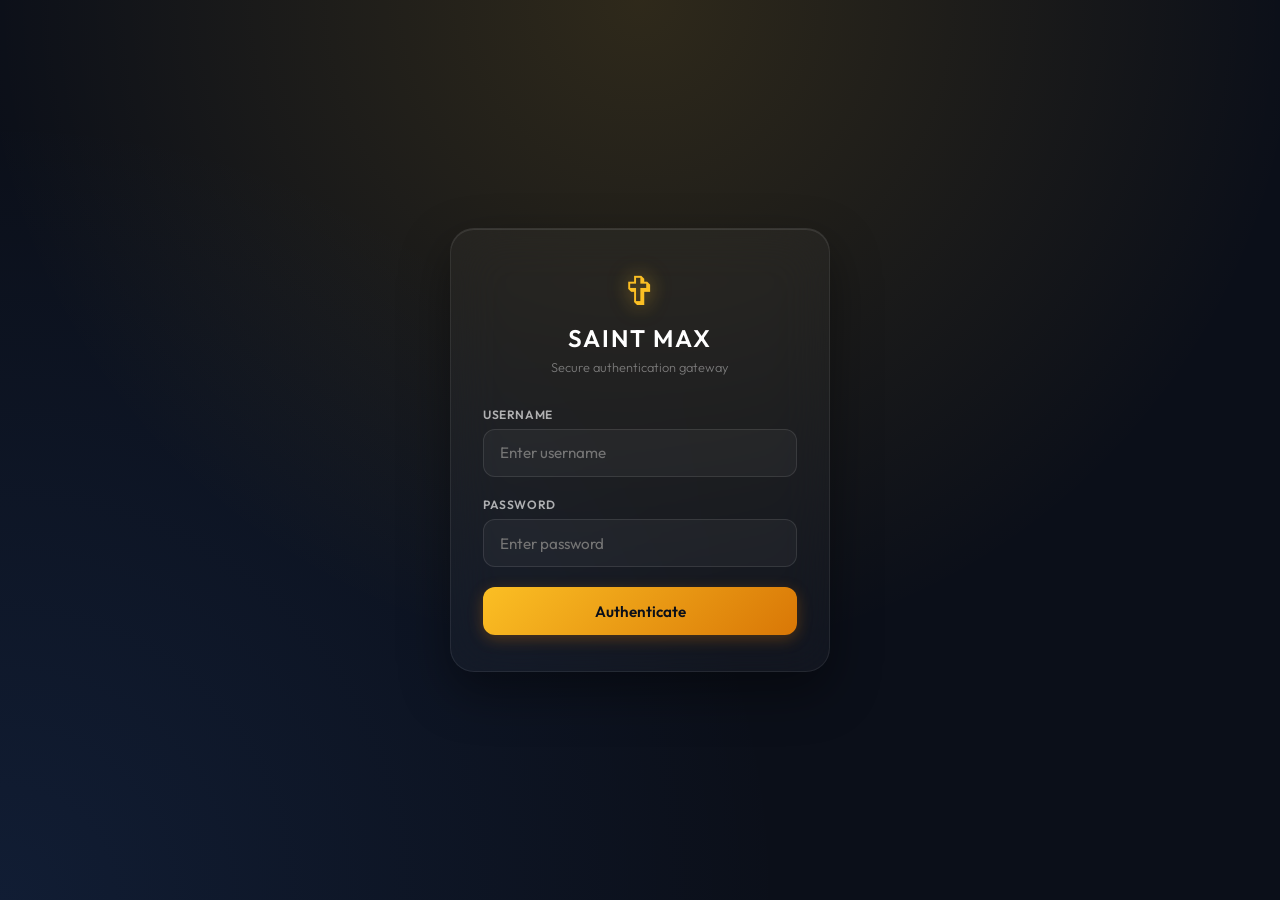
<file: index.html>
﻿<!DOCTYPE html>
<html lang="en">
<head>
    <meta charset="UTF-8">
    <meta name="viewport" content="width=device-width, initial-scale=1.0, maximum-scale=1.0, user-scalable=no, interactive-widget=resizes-content">
    <title>Saint Max</title>
    <link rel="manifest" href="manifest.json">
    <meta name="theme-color" content="#1a1a2e">
    <link rel="icon" type="image/svg+xml" href="icon.svg">
    <link rel="apple-touch-icon" href="icon.svg">
    <link rel="stylesheet" href="style.css?v=144">
    <link rel="preconnect" href="https://fonts.googleapis.com">
    <link rel="preconnect" href="https://fonts.gstatic.com" crossorigin>
    <link href="https://fonts.googleapis.com/css2?family=Outfit:wght@300;400;600&display=swap" rel="stylesheet">
</head>
<body>
    <!-- Login Overlay -->
    <div id="login-overlay" class="login-overlay hidden">
        <div class="login-card">
            <div class="login-header">
                <div class="login-logo-sym">✞</div>
                <h2>Saint Max</h2>
                <p>Secure authentication gateway</p>
            </div>
            <form id="login-form">
                <div class="form-group">
                    <label for="login-username">Username</label>
                    <input type="text" id="login-username" placeholder="Enter username" required autocomplete="username">
                </div>
                <div class="form-group">
                    <label for="login-password">Password</label>
                    <input type="password" id="login-password" placeholder="Enter password" required autocomplete="current-password">
                </div>
                <div id="login-error" class="login-error hidden"></div>
                <button type="submit" id="login-submit">
                    <span class="btn-text">Authenticate</span>
                    <div class="btn-spinner hidden"></div>
                </button>
            </form>
        </div>
    </div>

    <div class="app-container">
        <header>
            <div class="logo">
                <div class="logo-sym">✞</div>
                <h1>Saint Max <span class="app-version"></span></h1>
            </div>
            <div class="header-actions">
                <button id="photo-capture-btn" class="icon-btn" title="Scan Document / Capture Photo" aria-label="Scan Document or Capture Photo">
                    <svg viewBox="0 0 24 24" fill="none" stroke="currentColor" stroke-width="2" stroke-linecap="round" stroke-linejoin="round">
                        <path d="M23 19a2 2 0 0 1-2 2H3a2 2 0 0 1-2-2V8a2 2 0 0 1 2-2h4l2-3h6l2 3h4a2 2 0 0 1 2 2z"/>
                        <circle cx="12" cy="13" r="4"/>
                    </svg>
                </button>
                <a id="warchart-btn" href="warchart.html" class="icon-btn" title="War Chart" aria-label="Open War Chart" style="text-decoration: none;">
                    <svg viewBox="0 0 24 24" fill="none" stroke="currentColor" stroke-width="2" stroke-linecap="round" stroke-linejoin="round">
                        <rect x="3" y="3" width="5" height="18" rx="1"/>
                        <rect x="10" y="3" width="5" height="12" rx="1"/>
                        <rect x="17" y="3" width="4" height="15" rx="1"/>
                    </svg>
                </a>
                <button id="coding-tasks-btn" class="icon-btn" title="Coding Tasks">
                    <svg viewBox="0 0 24 24" fill="none" stroke="currentColor" stroke-width="2" stroke-linecap="round" stroke-linejoin="round">
                        <polyline points="16 18 22 12 16 6"/>
                        <polyline points="8 6 2 12 8 18"/>
                        <line x1="14" y1="4" x2="10" y2="20"/>
                    </svg>
                </button>
                <button id="tasks-btn" class="icon-btn" title="Tasks Dashboard">
                    <svg viewBox="0 0 24 24" fill="none" stroke="currentColor" stroke-width="2">
                        <path d="M9 5H7a2 2 0 00-2 2v12a2 2 0 002 2h10a2 2 0 002-2V7a2 2 0 00-2-2h-2M9 5a2 2 0 002 2h2a2 2 0 002-2M9 5a2 2 0 012-2h2a2 2 0 012 2m-6 9l2 2 4-4"/>
                    </svg>
                </button>
                <button id="history-btn" class="icon-btn" title="Message History">
                    <svg viewBox="0 0 24 24" fill="none" stroke="currentColor" stroke-width="2">
                        <path d="M12 8v4l3 3m6-3a9 9 0 11-18 0 9 9 0 0118 0z"/>
                    </svg>
                </button>
                <button id="logout-btn" class="icon-btn" title="Log Out">
                    <svg viewBox="0 0 24 24" fill="none" stroke="currentColor" stroke-width="2" stroke-linecap="round" stroke-linejoin="round">
                        <path d="M9 21H5a2 2 0 0 1-2-2V5a2 2 0 0 1 2-2h4"/>
                        <polyline points="16 17 21 12 16 7"/>
                        <line x1="21" y1="12" x2="9" y2="12"/>
                    </svg>
                </button>
            </div>
        </header>

        <!-- Quick Capture Overlay -->
        <div id="quick-capture-overlay" class="quick-capture-overlay hidden">
            <div class="quick-capture-card">
                <div class="quick-capture-header">
                    <span>Quick Capture</span>
                    <button id="quick-capture-close" class="icon-btn">
                        <svg viewBox="0 0 24 24" fill="none" stroke="currentColor" stroke-width="2">
                            <path d="M6 18L18 6M6 6l12 12"/>
                        </svg>
                    </button>
                </div>
                <textarea id="quick-capture-input" class="quick-capture-input" rows="3" placeholder="Type a thought, task, or event..."></textarea>
                <div class="quick-capture-footer">
                    <span id="quick-capture-status" class="quick-capture-status"></span>
                    <button id="quick-capture-submit" class="quick-capture-submit">Capture</button>
                </div>
            </div>
        </div>

        <!-- Main Voice View -->
        <main id="voice-view">
            <div class="orb-container">
                <div class="orb" id="voice-trigger">
                    <div class="orb-core"></div>
                    <div class="orb-ring"></div>
                </div>
                <p id="status-text">Tap to speak to Maximus</p>
                <div id="countdown-bar" class="countdown-bar"></div>
                <div id="action-buttons" class="action-buttons hidden">
                    <button id="undo-btn" class="action-btn undo-btn">
                        <svg viewBox="0 0 24 24" fill="none" stroke="currentColor" stroke-width="2">
                            <path d="M3 10h10a8 8 0 018 8v2M3 10l6 6m-6-6l6-6"/>
                        </svg>
                        <span>Undo Last</span>
                    </button>
                    <button id="edit-last-btn" class="action-btn edit-last-btn">
                        <svg viewBox="0 0 24 24" fill="none" stroke="currentColor" stroke-width="2">
                            <path d="M11 4H4a2 2 0 00-2 2v14a2 2 0 002 2h14a2 2 0 002-2v-7"/>
                            <path d="M18.5 2.5a2.121 2.121 0 013 3L12 15l-4 1 1-4 9.5-9.5z"/>
                        </svg>
                        <span>Edit Text</span>
                    </button>
                    <button id="details-last-btn" class="action-btn details-last-btn">
                        <svg viewBox="0 0 24 24" fill="none" stroke="currentColor" stroke-width="2" stroke-linecap="round" stroke-linejoin="round">
                            <path d="M4 21v-7M4 10V3M12 21v-9M12 8V3M20 21v-5M20 12V3M1 14h6M9 8h6M17 16h6"/>
                        </svg>
                        <span>Details</span>
                    </button>
                    <button id="reclassify-btn" class="action-btn reclassify-btn">
                        <svg viewBox="0 0 24 24" fill="none" stroke="currentColor" stroke-width="2">
                            <path d="M1 4v6h6M23 20v-6h-6"/>
                            <path d="M20.49 9A9 9 0 005.64 5.64L1 10m22 4l-4.64 4.36A9 9 0 013.51 15"/>
                        </svg>
                        <span>Reclassify</span>
                    </button>
                </div>
                <!-- Reclassify Mode Picker (hidden by default) -->
                <div id="reclassify-picker" class="reclassify-picker hidden">
                    <span class="reclassify-label">Re-process as:</span>
                    <button class="mode-btn" data-mode="capture">💾 Save</button>
                    <button class="mode-btn" data-mode="query">❓ Query</button>
                    <button class="mode-btn" data-mode="briefing">📋 Briefing</button>
                    <button class="mode-btn" data-mode="update">✏️ Update</button>
                </div>
            </div>
            
            <div id="chat-output" class="chat-output">
                <!-- AI Responses appear here -->
            </div>
        </main>

        <!-- History Panel (hidden by default) -->
        <div id="history-panel" class="history-panel hidden">
            <div class="history-header">
                <h2>Message History</h2>
                <div style="display: flex; gap: 0.5rem;">
                    <button class="icon-btn quick-capture-trigger" title="Quick Capture">
                        <svg viewBox="0 0 24 24" fill="none" stroke="currentColor" stroke-width="2.5">
                            <path d="M12 5v14M5 12h14"/>
                        </svg>
                    </button>
                    <button id="close-history" class="icon-btn">
                        <svg viewBox="0 0 24 24" fill="none" stroke="currentColor" stroke-width="2">
                            <path d="M6 18L18 6M6 6l12 12"/>
                        </svg>
                    </button>
                </div>
            </div>
            <div class="search-container" style="display: flex; gap: 0.5rem; align-items: center;">
                <input type="text" id="history-search" class="search-input" placeholder="Search history..." style="flex: 1;">
                <button id="declutter-btn" class="icon-btn" title="Declutter Mode" style="border: 1px solid var(--glass-border); border-radius: 8px; padding: 0.75rem; height: 100%; display: flex; align-items: center; justify-content: center;">
                    <svg viewBox="0 0 24 24" fill="none" stroke="currentColor" stroke-width="2" width="18" height="18">
                        <path d="M19 7l-.867 12.142A2 2 0 0116.138 21H7.862a2 2 0 01-1.995-1.858L5 7m5 4v6m4-6v6m1-10V4a1 1 0 00-1-1h-4a1 1 0 00-1 1v3M4 7h16"/>
                    </svg>
                </button>
            </div>
            <div id="history-list" class="history-list">
                <!-- Messages populated by JS -->
            </div>
            <!-- Bulk Actions Bar -->
            <div id="bulk-actions-bar" class="bulk-actions-bar hidden">
                <span id="bulk-count">0 selected</span>
                <button id="bulk-delete-btn" class="bulk-delete-btn">Delete Selected</button>
            </div>
        </div>

         <!-- Tasks Panel (hidden by default) -->
         <div id="tasks-panel" class="history-panel hidden">
             <div class="history-header" style="display: flex; align-items: center; justify-content: space-between;">
                 <h2>Tasks & Events</h2>
                 <div style="display: flex; gap: 0.5rem; align-items: center;">
                     <button class="icon-btn quick-capture-trigger" title="Quick Capture">
                         <svg viewBox="0 0 24 24" fill="none" stroke="currentColor" stroke-width="2.5">
                             <path d="M12 5v14M5 12h14"/>
                         </svg>
                     </button>
                     <button id="show-completed-btn" class="icon-btn" title="Show Completed">
                         <svg viewBox="0 0 24 24" fill="none" stroke="currentColor" stroke-width="2">
                             <path d="M9 12l2 2 4-4m6 2a9 9 0 11-18 0 9 9 0 0118 0z"/>
                         </svg>
                     </button>
                     <button id="sync-tasks" class="ct-copy-btn" title="Sync with Google" style="padding: 0.4rem 0.8rem; border-radius: 20px; font-weight: 600;">
                         <svg viewBox="0 0 24 24" fill="none" stroke="currentColor" stroke-width="2" width="14" height="14" style="flex-shrink: 0;">
                             <polyline points="17 1 21 5 17 9"></polyline>
                             <path d="M3 11V9a4 4 0 014-4h14"></path>
                             <polyline points="7 23 3 19 7 15"></polyline>
                             <path d="M21 13v2a4 4 0 01-4 4H3"></path>
                         </svg>
                         <span>Sync</span>
                     </button>
                     <button id="close-tasks" class="icon-btn">
                         <svg viewBox="0 0 24 24" fill="none" stroke="currentColor" stroke-width="2">
                             <path d="M6 18L18 6M6 6l12 12"/>
                         </svg>
                     </button>
                 </div>
             </div>
            <div class="search-container">
                <input type="text" id="tasks-search" class="search-input" placeholder="Search tasks...">
            </div>
            <div id="tasks-list" class="history-list tasks-list">
                <!-- Tasks populated by JS -->
            </div>
        </div>

        <!-- Month View Panel (hidden by default) -->
        <div id="month-view-panel" class="history-panel hidden">
            <div class="history-header" style="display: flex; align-items: center; justify-content: space-between;">
                <div style="display: flex; align-items: center; gap: 0.75rem;">
                    <button id="month-prev-btn" class="icon-btn" title="Previous Month">
                        <svg viewBox="0 0 24 24" fill="none" stroke="currentColor" stroke-width="2">
                            <polyline points="15 18 9 12 15 6"></polyline>
                        </svg>
                    </button>
                    <h2 id="month-view-title" style="min-width: 140px; text-align: center; text-transform: uppercase; letter-spacing: 0.1rem; font-size: 1.1rem; font-weight: 300;">Month 2026</h2>
                    <button id="month-next-btn" class="icon-btn" title="Next Month">
                        <svg viewBox="0 0 24 24" fill="none" stroke="currentColor" stroke-width="2">
                            <polyline points="9 18 15 12 9 6"></polyline>
                        </svg>
                    </button>
                </div>
                <button id="close-month-view" class="icon-btn">
                    <svg viewBox="0 0 24 24" fill="none" stroke="currentColor" stroke-width="2">
                        <path d="M6 18L18 6M6 6l12 12"/>
                    </svg>
                </button>
            </div>
            <div id="month-events-list" class="history-list tasks-list">
                <!-- Month events populated by JS -->
            </div>
        </div>

        <!-- Coding Tasks Panel (hidden by default) -->
        <div id="coding-tasks-panel" class="history-panel hidden">
            <div class="history-header">
                <h2>⚡ Coding Tasks</h2>
                <div style="display: flex; gap: 0.5rem;">
                    <button id="add-coding-task-btn" class="icon-btn" title="Add Coding Task">
                        <svg viewBox="0 0 24 24" fill="none" stroke="currentColor" stroke-width="2.5">
                            <path d="M12 5v14M5 12h14"/>
                        </svg>
                    </button>
                    <button id="refresh-coding-tasks" class="icon-btn" title="Refresh">
                        <svg viewBox="0 0 24 24" fill="none" stroke="currentColor" stroke-width="2">
                            <path d="M1 4v6h6M23 20v-6h-6"/>
                            <path d="M20.49 9A9 9 0 0 0 5.64 5.64L1 10m22 4l-4.64 4.36A9 9 0 0 1 3.51 15"/>
                        </svg>
                    </button>
                    <button id="close-coding-tasks" class="icon-btn">
                        <svg viewBox="0 0 24 24" fill="none" stroke="currentColor" stroke-width="2">
                            <path d="M6 18L18 6M6 6l12 12"/>
                        </svg>
                    </button>
                </div>
            </div>
            <!-- Filter Bar -->
            <div class="ct-filter-bar">
                <select id="ct-filter-project" class="ct-filter-select">
                    <option value="">All Projects</option>
                </select>
                <button id="ct-copy-search-btn" class="ct-copy-btn" title="Copy ready search query to clipboard">Copy</button>
                <button id="ct-project-info-btn" class="ct-copy-btn" title="Show information about the selected project">Info</button>
                <select id="ct-filter-status" class="ct-filter-select">
                    <option value="">All Statuses</option>
                    <option value="draft">Draft</option>
                    <option value="needs_clarification">Needs Clarification</option>
                    <option value="needs_plan_approval">Needs Plan Approval</option>
                    <option value="ready_for_antigravity">Ready for Antigravity</option>
                    <option value="rework_in_antigravity">Rework in Antigravity</option>
                    <option value="in_progress">In Progress</option>
                    <option value="needs_verification">Needs Verification</option>
                    <option value="needs_logging">Needs Logging</option>
                    <option value="done">Done</option>
                </select>
                <select id="ct-sort-by" class="ct-filter-select" style="flex: 1 1 100%; margin-top: 0.25rem;">
                    <option value="seq">Sort: Sequence Order</option>
                    <option value="priority">Sort: Priority</option>
                    <option value="status">Sort: Status</option>
                    <option value="date">Sort: Date Created</option>
                </select>
            </div>
            <!-- Quick Filters Bar -->
            <div class="ct-quick-filters">
                <button id="ct-filter-draft" class="ct-quick-filter-btn" title="Filter: Drafts">📝 Draft</button>
                <button id="ct-filter-needs-input" class="ct-quick-filter-btn" title="Filter: Needs Input (clarification, plan approval, verification)">⚠️ Needs Input</button>
                <button id="ct-filter-antigrav-go" class="ct-quick-filter-btn" title="Filter: AntiGrav Go (ready for antigravity, rework, needs logging)">🚀 AntiGrav Go</button>
            </div>
            <input type="text" id="ct-search" class="ct-search-input" placeholder="🔍 Search coding tasks...">
            <div id="coding-tasks-list" class="history-list ct-list">
                <!-- Coding tasks populated by JS -->
            </div>
        </div>

        <!-- Add Coding Task Modal -->
        <div id="add-ct-modal" class="modal-overlay hidden">
            <div class="modal-content">
                <div class="modal-header">
                    <h2>Add Coding Task</h2>
                    <button id="close-add-ct" class="icon-btn">
                        <svg viewBox="0 0 24 24" fill="none" stroke="currentColor" stroke-width="2">
                            <path d="M6 18L18 6M6 6l12 12"/>
                        </svg>
                    </button>
                </div>
                <div class="modal-body">
                    <label class="modal-label">Description</label>
                    <textarea id="add-ct-content" class="modal-input" rows="4" placeholder="Describe the coding task..."></textarea>
                    <div class="modal-row">
                        <div class="modal-field">
                            <label class="modal-label">Project</label>
                            <select id="add-ct-project" class="modal-select">
                            </select>
                        </div>
                        <div class="modal-field">
                            <label class="modal-label">Priority</label>
                            <select id="add-ct-priority" class="modal-select">
                                <option value="medium">🟡 Medium</option>
                                <option value="high">🔴 High</option>
                                <option value="low">🟢 Low</option>
                            </select>
                        </div>
                    </div>
                    <div class="modal-row">
                        <div class="modal-field">
                            <label class="modal-label">Complexity</label>
                            <select id="add-ct-complexity" class="modal-select">
                                <option value="moderate">Moderate</option>
                                <option value="trivial">Trivial</option>
                                <option value="easy">Easy</option>
                                <option value="complex">Complex</option>
                                <option value="major">Major</option>
                            </select>
                        </div>
                        <div class="modal-field">
                            <label class="modal-label">Status</label>
                            <select id="add-ct-status" class="modal-select">
                                <option value="draft">Draft</option>
                                <option value="needs_clarification">Needs Clarification</option>
                                <option value="needs_plan_approval">Needs Plan Approval</option>
                            </select>
                        </div>
                    </div>
                </div>
                <div class="modal-footer">
                    <button id="add-ct-cancel" class="modal-btn modal-btn-danger">Cancel</button>
                    <button id="add-ct-submit" class="modal-btn modal-btn-primary">Create Task</button>
                </div>
            </div>
        </div>

        <!-- Add Project Modal -->
        <div id="add-project-modal" class="modal-overlay hidden">
            <div class="modal-content">
                <div class="modal-header">
                    <h2>Add New Project</h2>
                    <button id="close-add-project" class="icon-btn">
                        <svg viewBox="0 0 24 24" fill="none" stroke="currentColor" stroke-width="2">
                            <path d="M6 18L18 6M6 6l12 12"/>
                        </svg>
                    </button>
                </div>
                <div class="modal-body">
                    <div class="modal-row">
                        <div class="modal-field" style="width: 100%;">
                            <label class="modal-label">Parent Project</label>
                            <select id="add-project-parent" class="modal-select">
                                <option value="">None (Main Project)</option>
                            </select>
                        </div>
                    </div>
                    <div class="modal-row">
                        <div class="modal-field" style="width: 100%;">
                            <label class="modal-label">Project Name</label>
                            <input type="text" id="add-project-name" class="modal-input" placeholder="e.g. Saint Max Remodeling">
                        </div>
                    </div>
                    <div class="modal-row">
                        <div class="modal-field" style="width: 100%;">
                            <label class="modal-label">Project Key (lowercase, letters, numbers, underscores)</label>
                            <input type="text" id="add-project-key" class="modal-input" placeholder="e.g. st_max_remodel">
                        </div>
                    </div>
                    <div class="modal-row" id="add-project-workspace-row">
                        <div class="modal-field" style="width: 100%;">
                            <label class="modal-label">Workspace</label>
                            <select id="add-project-workspace" class="modal-select">
                                <option value="openbrain">Open Brain</option>
                                <option value="airmaria">AirMaria</option>
                            </select>
                        </div>
                    </div>
                    <div class="modal-row">
                        <div class="modal-field" style="width: 100%;">
                            <label class="modal-label">Description</label>
                            <textarea id="add-project-desc" class="modal-input" rows="3" placeholder="Describe the project/sub-project..."></textarea>
                        </div>
                    </div>
                    <div id="add-project-error" class="login-error hidden" style="margin-top: 10px; margin-bottom: 0;"></div>
                </div>
                <div class="modal-footer">
                    <button id="add-project-cancel" class="modal-btn modal-btn-danger">Cancel</button>
                    <button id="add-project-submit" class="modal-btn modal-btn-primary">Create Project</button>
                </div>
            </div>
        </div>

        <!-- Project Info Modal -->
        <div id="project-info-modal" class="modal-overlay hidden">
            <div class="modal-content" style="max-width: 450px;">
                <div class="modal-header">
                    <h2 id="project-info-title">Project Info</h2>
                    <button id="close-project-info" class="icon-btn">
                        <svg viewBox="0 0 24 24" fill="none" stroke="currentColor" stroke-width="2">
                            <path d="M6 18L18 6M6 6l12 12"/>
                        </svg>
                    </button>
                </div>
                <div class="modal-body">
                    <p id="project-info-text" style="font-size: 0.95rem; line-height: 1.6; color: rgba(255, 255, 255, 0.85); margin: 0.5rem 0 1rem 0;"></p>
                </div>
                <div class="modal-footer" style="justify-content: flex-end; padding: 0.75rem 1.25rem;">
                    <button id="project-info-ok" class="modal-btn modal-btn-primary" style="flex: none; min-width: 80px;">OK</button>
                </div>
            </div>
        </div>

        <!-- Improve Coding Task Dialog -->
        <div id="improve-ct-dialog" class="modal-overlay hidden">
            <div class="improve-dialog-content">
                <div class="improve-dialog-header">
                    <h2>✨ Improve Task</h2>
                    <button id="close-improve-ct" class="icon-btn">
                        <svg viewBox="0 0 24 24" fill="none" stroke="currentColor" stroke-width="2">
                            <path d="M6 18L18 6M6 6l12 12"/>
                        </svg>
                    </button>
                </div>
                <div class="improve-dialog-body">
                    <div class="improve-panels">
                        <div class="improve-panel-left">
                            <label class="improve-label">📝 Original Text</label>
                            <div id="improve-original" class="improve-text-box improve-rendered"></div>
                        </div>
                        <div class="improve-panel-right">
                            <label class="improve-label">✅ Improved Text <span style="opacity:0.4; font-size:0.7rem;">(click to edit directly)</span></label>
                            <div id="improve-result-rendered" class="improve-text-box improve-rendered improve-editable-rich" contenteditable="true"></div>
                        </div>
                    </div>
                    <div class="improve-suggestions" id="improve-suggestions">
                        <label class="improve-label">💡 Suggested Clarifications</label>
                        <ul id="improve-suggestions-list"></ul>
                    </div>
                    <div class="improve-general-comments" style="margin-bottom: 0.75rem;">
                        <label class="improve-label">💬 General Comments / Additional Instructions</label>
                        <textarea id="improve-general-comments-input" class="suggestion-text-answer" rows="3" style="width: 100%; box-sizing: border-box; resize: vertical;" placeholder="Type any additional instructions or general comments here..."></textarea>
                    </div>
                    <div class="improve-readiness" id="improve-readiness">
                        <div class="readiness-bar-track">
                            <div id="readiness-bar-fill" class="readiness-bar-fill"></div>
                        </div>
                        <span id="readiness-label">📊 Readiness: —/10</span>
                        <span id="readiness-notes" class="readiness-notes"></span>
                    </div>
                </div>
                <div class="improve-dialog-footer">
                    <button id="improve-again-btn" class="modal-btn modal-btn-secondary">🔄 Improve Again</button>
                    <button id="improve-submit-btn" class="modal-btn modal-btn-primary">✅ Submit & Close</button>
                </div>
            </div>
        </div>

        <!-- Verification Step Explanation Modal -->
        <div id="verification-explain-modal" class="modal-overlay hidden">
            <div class="verification-explain-content">
                <div class="verification-explain-header">
                    <h2>🔍 Verification Testing Guide</h2>
                    <button id="close-verification-explain" class="icon-btn" aria-label="Close">
                        <svg viewBox="0 0 24 24" fill="none" stroke="currentColor" stroke-width="2">
                            <path d="M6 18L18 6M6 6l12 12"/>
                        </svg>
                    </button>
                </div>
                <div class="verification-explain-body">
                    <div class="verification-step-badge">
                        <span class="verification-step-badge-label">Step Being Verified:</span>
                        <div id="verification-explain-step-text" class="verification-step-badge-text"></div>
                    </div>
                    
                    <div id="verification-explain-result" class="verification-explain-result-box">
                        <!-- Populated dynamically with spinner or rendered markdown guide -->
                    </div>

                    <div class="verification-explain-followup">
                        <label class="verification-explain-label">💬 Need more clarification? Ask a follow-up:</label>
                        <div class="verification-explain-input-row">
                            <input type="text" id="verification-explain-followup-input" class="modal-input" placeholder="e.g. Where is this button located? What logs should I check?">
                            <button id="verification-explain-ask-btn" class="modal-btn modal-btn-primary">Ask AI</button>
                        </div>
                    </div>
                </div>
                <div class="verification-explain-footer">
                    <span id="verification-explain-cache-indicator" class="verification-cache-badge">⚡ Instant (Cached)</span>
                    <button id="verification-explain-refresh-btn" class="modal-btn modal-btn-secondary" title="Regenerate guide from Gemini">🔄 Regenerate</button>
                    <button id="verification-explain-close-btn" class="modal-btn modal-btn-secondary">Close</button>
                </div>
            </div>
        </div>

        <!-- Task Detail Modal -->
        <div id="task-detail-modal" class="modal-overlay hidden">
            <div class="modal-content">
                <div class="modal-header">
                    <h2 id="modal-title">Task Details</h2>
                    <button id="close-modal" class="icon-btn">
                        <svg viewBox="0 0 24 24" fill="none" stroke="currentColor" stroke-width="2">
                            <path d="M6 18L18 6M6 6l12 12"/>
                        </svg>
                    </button>
                </div>
                <div class="modal-body">
                    <label class="modal-label">Content <span style="opacity:0.4; font-weight:300; font-size:0.75rem;">(click to edit)</span></label>
                    <div id="modal-content-input" class="modal-input modal-content-rich improve-rendered improve-editable-rich" contenteditable="true"></div>
                    
                    <label class="modal-label">Summary <span style="opacity:0.4; font-weight:300; font-size:0.75rem;">(shown in task list)</span></label>
                    <input type="text" id="modal-summary-input" class="modal-input" placeholder="Short display text...">
                    
                    <label class="modal-label">Notes / Instructions</label>
                    <textarea id="modal-notes-input" class="modal-input" rows="2" placeholder="Add extra notes..."></textarea>
                    <div id="modal-notes-links" class="modal-notes-links" style="margin-top: -10px; margin-bottom: 15px; font-size: 0.85rem; display: flex; flex-direction: column; gap: 5px;"></div>
                    <div id="modal-attachments" class="modal-attachments hidden"></div>

                    <div class="modal-row">
                        <div class="modal-field">
                            <label class="modal-label">Type</label>
                            <select id="modal-type" class="modal-select">
                                <option value="task">Task</option>
                                <option value="coding_task">⚡ Coding Task</option>
                                <option value="event">Event</option>
                                <option value="observation">Observation</option>
                                <option value="idea">Idea</option>
                                <option value="reference">Reference</option>
                                <option value="person_note">Person Note</option>
                            </select>
                        </div>
                        <div class="modal-field">
                            <label class="modal-label">Priority</label>
                            <select id="modal-priority" class="modal-select">
                                <option value="normal">Normal</option>
                                <option value="high">High</option>
                                <option value="low">Low</option>
                            </select>
                        </div>
                    </div>

                    <div class="modal-row">
                        <div class="modal-field">
                            <label class="modal-label">Due Date</label>
                            <input type="date" id="modal-due-date" class="modal-input">
                        </div>
                    </div>

                    <!-- Coding Task fields (hidden unless type = coding_task) -->
                    <div id="coding-task-fields" class="coding-task-fields hidden">
                        <div class="modal-row">
                            <div class="modal-field">
                                <label class="modal-label">Project</label>
                                <select id="modal-ct-project" class="modal-select">
                                </select>
                            </div>
                            <div class="modal-field">
                                <label class="modal-label">Complexity</label>
                                <select id="modal-ct-complexity" class="modal-select">
                                    <option value="trivial">Trivial</option>
                                    <option value="easy">Easy</option>
                                    <option value="moderate">Moderate</option>
                                    <option value="complex">Complex</option>
                                </select>
                            </div>
                        </div>
                        <div class="modal-row">
                            <div class="modal-field">
                                <label class="modal-label">Coding Status</label>
                                <select id="modal-ct-status" class="modal-select">
                                    <option value="draft">Draft</option>
                                    <option value="needs_clarification">Needs Clarification</option>
                                    <option value="needs_plan_approval">Needs Plan Approval</option>
                                    <option value="ready_for_antigravity">Ready for Antigravity</option>
                                    <option value="rework_in_antigravity">Rework in Antigravity</option>
                                    <option value="in_progress">In Progress</option>
                                    <option value="needs_verification">Needs Verification</option>
                                    <option value="needs_logging">Needs Logging</option>
                                    <option value="done">Done</option>
                                </select>
                            </div>
                            <div class="modal-field" style="display:flex; align-items:flex-end;">
                                <button id="modal-ct-improve-btn" class="modal-btn ct-btn-improve" style="width:100%;">✨ Improve</button>
                            </div>
                        </div>
                        <div class="modal-row">
                            <div class="modal-field" style="flex: 1 1 100%;">
                                <label class="modal-label">Verification / Feature UI URL</label>
                                <input type="url" id="modal-ct-verification-url" class="modal-input" placeholder="https://... target UI URL (Auto-detected if left empty)">
                            </div>
                        </div>
                    </div>

                    <!-- Event-specific fields (hidden unless type = event) -->
                    <div id="event-fields" class="event-fields hidden">
                        <div class="modal-row">
                            <div class="modal-field" style="flex: 0 0 auto;">
                                <label class="modal-label">All Day</label>
                                <label class="toggle-switch">
                                    <input type="checkbox" id="modal-all-day" checked>
                                    <span class="toggle-slider"></span>
                                </label>
                            </div>
                            <div class="modal-field" id="time-start-field">
                                <label class="modal-label">Start Time</label>
                                <input type="time" id="modal-start-time" class="modal-input">
                            </div>
                            <div class="modal-field" id="time-end-field">
                                <label class="modal-label">End Time</label>
                                <input type="time" id="modal-end-time" class="modal-input">
                            </div>
                        </div>
                        <div class="modal-row">
                            <div class="modal-field">
                                <label class="modal-label">Location</label>
                                <input type="text" id="modal-location" class="modal-input" placeholder="Add location...">
                            </div>
                        </div>
                    </div>
                    <div class="modal-row">
                        <div class="modal-field">
                            <label class="modal-label">Recurrence</label>
                            <select id="modal-recurrence" class="modal-select">
                                <option value="">None</option>
                                <option value="daily">Daily</option>
                                <option value="every_other_day">Every Other Day</option>
                                <option value="weekly">Weekly</option>
                                <option value="every_other_week">Every Other Week</option>
                                <option value="monthly">Monthly</option>
                                <option value="yearly">Yearly</option>
                                <option value="custom">Custom...</option>
                            </select>
                        </div>
                    </div>

                    <!-- Custom Recurrence Panel (hidden by default) -->
                    <div id="custom-recurrence-panel" class="custom-recurrence hidden">
                        <label class="modal-label">Repeat on</label>
                        <div class="day-toggles">
                            <button type="button" class="day-btn" data-day="mon">M</button>
                            <button type="button" class="day-btn" data-day="tue">T</button>
                            <button type="button" class="day-btn" data-day="wed">W</button>
                            <button type="button" class="day-btn" data-day="thu">T</button>
                            <button type="button" class="day-btn" data-day="fri">F</button>
                            <button type="button" class="day-btn" data-day="sat">S</button>
                            <button type="button" class="day-btn" data-day="sun">S</button>
                        </div>
                        <div class="modal-row" style="margin-top: 0.5rem;">
                            <div class="modal-field">
                                <label class="modal-label">Every</label>
                                <div class="interval-row">
                                    <input type="number" id="custom-interval" class="modal-input" value="1" min="1" max="52" style="width: 60px; text-align: center;">
                                    <select id="custom-interval-unit" class="modal-select" style="flex:1;">
                                        <option value="weeks">Week(s)</option>
                                        <option value="days">Day(s)</option>
                                        <option value="months">Month(s)</option>
                                        <option value="years">Year(s)</option>
                                    </select>
                                </div>
                            </div>
                            <div class="modal-field">
                                <label class="modal-label">Ends</label>
                                <input type="date" id="custom-end-date" class="modal-input" placeholder="Never">
                            </div>
                        </div>
                        <div class="modal-row" style="margin-top: 0.5rem;">
                            <div class="modal-field" style="width: 100%;">
                                <label class="modal-label">Or English recurrence description</label>
                                <input type="text" id="custom-english" class="modal-input" placeholder="e.g. the first Friday of the month, every Easter" style="width: 100%; box-sizing: border-box;">
                            </div>
                        </div>
                    </div>
                </div>
                <div class="modal-footer">
                    <button id="modal-delete-btn" class="modal-btn modal-btn-danger">Delete</button>
                    <button id="modal-complete-btn" class="modal-btn modal-btn-success">✓ Complete</button>
                    <button id="modal-ref-btn" class="modal-btn modal-btn-ref">🔗 Ref</button>
                    <button id="modal-save-btn" class="modal-btn modal-btn-primary">Save Changes</button>
                </div>
            </div>
        </div>

        <!-- Live Voice Call Panel overlay (hidden by default) -->
        <div id="live-voice-panel" class="modal-overlay hidden">
            <div class="live-voice-card">
                <div class="live-voice-header">
                    <span class="live-voice-title">🎙️ Saint Max Live Voice</span>
                    <button id="live-voice-close" class="icon-btn">
                        <svg viewBox="0 0 24 24" fill="none" stroke="currentColor" stroke-width="2">
                            <path d="M6 18L18 6M6 6l12 12"/>
                        </svg>
                    </button>
                </div>
                <div class="live-voice-body">
                    <!-- Audio visualizer waveform bars -->
                    <div class="voice-waveform" id="voice-waveform">
                        <div class="wave-bar bar-1"></div>
                        <div class="wave-bar bar-2"></div>
                        <div class="wave-bar bar-3"></div>
                        <div class="wave-bar bar-4"></div>
                        <div class="wave-bar bar-5"></div>
                    </div>
                    <div id="live-voice-status" class="live-voice-status">Connecting to Saint Max...</div>
                    <div id="live-voice-caption" class="live-voice-caption">"Listening..."</div>
                </div>
                <div class="live-voice-footer">
                    <button id="live-voice-mute" class="live-voice-btn-sec">Mute Mic</button>
                    <button id="live-voice-end" class="live-voice-btn-danger">End Call</button>
                </div>
            </div>
        </div>

        <footer>
            <div class="input-tray">
                <button id="live-voice-btn" title="Live Voice Call">
                    <svg viewBox="0 0 24 24" fill="none" stroke="currentColor" stroke-width="2">
                        <path d="M12 2a3 3 0 0 0-3 3v7a3 3 0 0 0 6 0V5a3 3 0 0 0-3-3Z"/>
                        <path d="M19 10v2a7 7 0 0 1-14 0v-2M12 19v3M8 22h8"/>
                    </svg>
                </button>
                <button id="tray-photo-btn" type="button" title="Photo / Document OCR Scan" aria-label="Photo or Document OCR Scan" style="background:none;border:none;color:rgba(255,255,255,0.75);cursor:pointer;padding:6px;display:flex;align-items:center;">
                    <svg viewBox="0 0 24 24" width="20" height="20" fill="none" stroke="currentColor" stroke-width="2" stroke-linecap="round" stroke-linejoin="round">
                        <path d="M23 19a2 2 0 0 1-2 2H3a2 2 0 0 1-2-2V8a2 2 0 0 1 2-2h4l2-3h6l2 3h4a2 2 0 0 1 2 2z"/>
                        <circle cx="12" cy="13" r="4"/>
                    </svg>
                </button>
                <textarea id="text-input" rows="1" placeholder="Type a thought..." autocomplete="off"></textarea>
                <button id="send-btn">
                    <svg viewBox="0 0 24 24" fill="none" stroke="currentColor" stroke-width="2">
                        <path d="M22 2L11 13M22 2l-7 20-4-9-9-4 20-7z"/>
                    </svg>
                </button>
            </div>
        </footer>
    </div>

    <!-- PWA Update Notification Toast -->
    <div id="update-toast" class="update-toast hidden">
        <span class="update-toast-text">Maximus has been updated (<span id="update-toast-version">v144</span>).</span>
        <button id="update-toast-btn">Reload</button>
    </div>

    <!-- PWA Installation Prompt (Custom) -->
    <div id="install-banner" class="install-banner hidden">
        <p>Add Maximus to your home screen</p>
        <div class="install-banner-actions">
            <button id="install-btn">Install</button>
            <button id="install-close-btn" class="install-banner-close" aria-label="Dismiss">✕</button>
        </div>
    </div>

        <!-- Photo / Document OCR Capture Modal -->
    <div id="media-capture-modal" class="modal-overlay hidden">
        <div class="modal-content" style="max-width: 520px;">
            <div class="modal-header">
                <h2>📷 Photo &amp; Document OCR</h2>
                <button id="media-modal-close" class="icon-btn" aria-label="Close">
                    <svg viewBox="0 0 24 24" fill="none" stroke="currentColor" stroke-width="2">
                        <path d="M6 18L18 6M6 6l12 12"/>
                    </svg>
                </button>
            </div>
            <div class="modal-body" style="display:flex; flex-direction:column; gap:12px;">
                <div id="media-drop-zone" class="media-drop-zone">
                    <input type="file" id="media-file-input" accept="image/*" hidden>
                    <input type="file" id="media-camera-input" accept="image/*" capture="environment" hidden>
                    <div id="media-picker-btns" style="display:flex; gap:10px; justify-content:center; flex-wrap:wrap;">
                        <button type="button" id="media-take-photo-btn" class="media-action-btn primary">📷 Camera / Scan Doc</button>
                        <button type="button" id="media-choose-file-btn" class="media-action-btn">🖼️ Choose Image</button>
                    </div>
                    <p style="font-size:0.8rem; opacity:0.65; margin:8px 0 0;">Or drag &amp; drop / paste (Ctrl+V) an image here</p>
                    <img id="media-preview-img" class="media-preview-img hidden" alt="Selected preview">
                    <div id="media-file-info" style="font-size:0.78rem; opacity:0.75; margin-top:6px;"></div>
                </div>
                <div>
                    <label class="modal-label" for="media-note-input">Context Note (optional)</label>
                    <input type="text" id="media-note-input" class="modal-input" placeholder="e.g., Old Franciscan retreat outline, or B-roll idea...">
                </div>
                <div class="modal-row" style="align-items:center; gap:12px;">
                    <div class="modal-field" style="flex:1;">
                        <label class="modal-label" for="media-bucket-select">Private S3 Bucket</label>
                        <select id="media-bucket-select" class="modal-select">
                            <option value="maximus">Maximus (Personal)</option>
                            <option value="m2m">M2M Studio</option>
                        </select>
                    </div>
                    <label style="display:flex; align-items:center; gap:8px; font-size:0.84rem; cursor:pointer; padding-top:16px;">
                        <input type="checkbox" id="media-text-only-cb">
                        <span>OCR text-only<br><small style="opacity:0.65;">(discard image)</small></span>
                    </label>
                </div>
                <div id="media-capture-status" style="font-size:0.84rem; color:#93c5fd; min-height:20px;"></div>
            </div>
            <div class="modal-footer" style="justify-content:flex-end; gap:10px; padding:0.75rem 1.25rem;">
                <button type="button" id="media-cancel-btn" class="media-action-btn">Cancel</button>
                <button type="button" id="media-upload-btn" class="media-action-btn primary" disabled>Scan &amp; Save</button>
            </div>
        </div>
    </div>

    <script src="media-capture.js?v=144"></script>
    <script src="app.js?v=144"></script>
    <script>
        if ('serviceWorker' in navigator) {
            navigator.serviceWorker.register('sw.js').then(reg => {
                // Check if an update is already waiting
                if (reg.waiting) {
                    document.getElementById('update-toast')?.classList.remove('hidden');
                }

                // Check for updates on page focus
                window.addEventListener('focus', () => {
                    reg.update().catch(() => {});
                });
                // Check for updates periodically (every 5 minutes)
                setInterval(() => {
                    reg.update().catch(() => {});
                }, 300000);
            });

            // Show update toast on controller change (when new service worker activates)
            let refreshing = false;
            navigator.serviceWorker.addEventListener('controllerchange', () => {
                if (!refreshing) {
                    refreshing = true;
                    document.getElementById('update-toast')?.classList.remove('hidden');
                }
            });

            document.getElementById('update-toast-btn')?.addEventListener('click', () => {
                window.location.reload();
            });
        }
    </script>
</body>
</html>
</file>
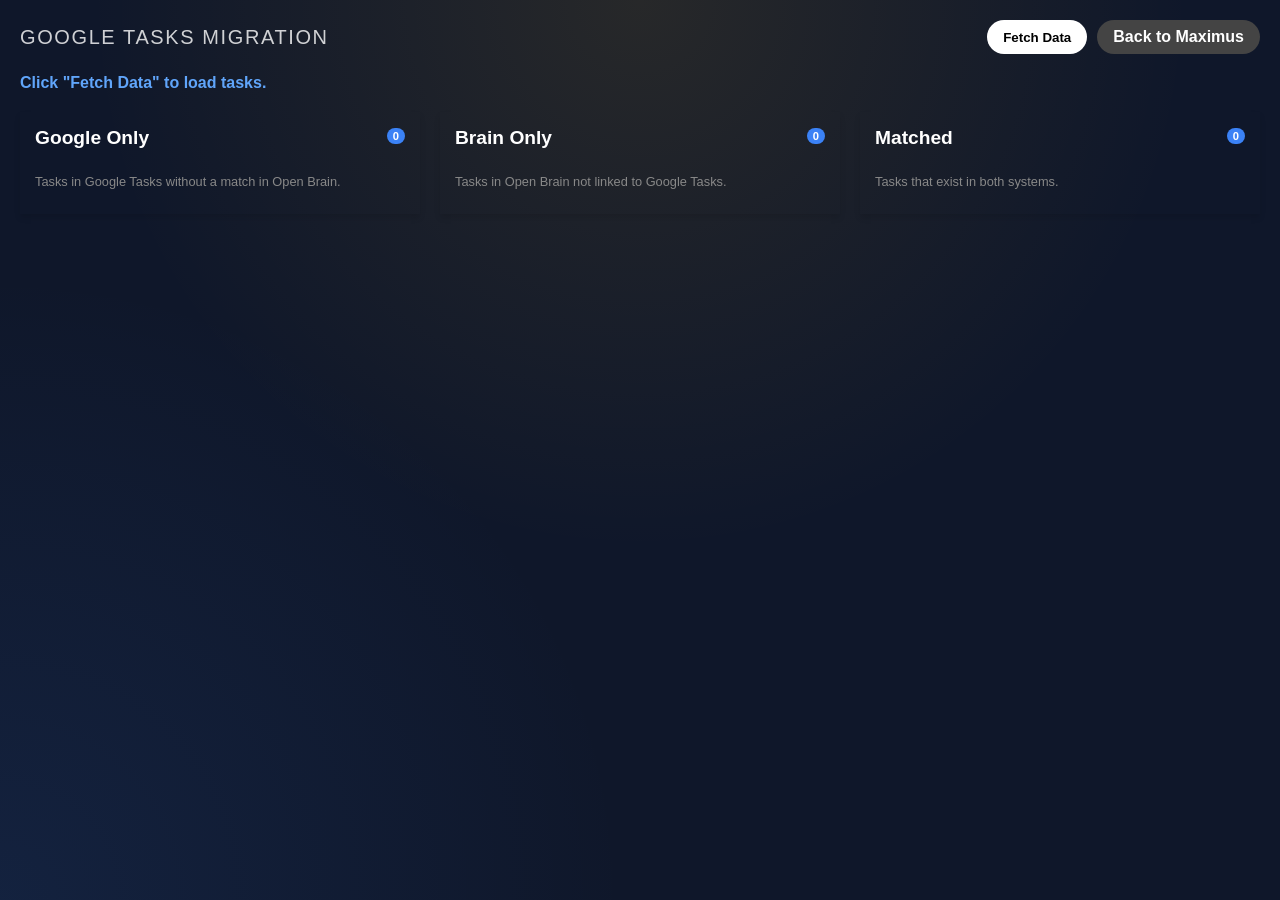
<file: migration.html>
<!DOCTYPE html>
<html lang="en">
<head>
    <meta charset="UTF-8">
    <meta name="viewport" content="width=device-width, initial-scale=1.0, maximum-scale=1.0, user-scalable=no">
    <title>Maximus Sync Migration</title>
    <link rel="stylesheet" href="style.css">
    <style>
        body { 
            padding: 20px; 
            background-color: #0f172a; 
            color: #fff; 
            overflow: auto !important; 
            height: auto !important; 
            min-height: 100vh;
        }
        .migration-header {
            display: flex;
            align-items: center;
            justify-content: space-between;
            margin-bottom: 20px;
        }
        .columns-container {
            display: grid;
            grid-template-columns: 1fr 1fr 1fr;
            gap: 20px;
            align-items: start;
        }
        @media (max-width: 900px) {
            .columns-container { grid-template-columns: 1fr; }
        }
        .col-section {
            background-color: var(--panel-bg);
            border-radius: var(--border-radius);
            padding: 15px;
            box-shadow: 0 4px 6px rgba(0,0,0,0.1);
        }
        .col-section h2 {
            margin-top: 0;
            font-size: 1.2rem;
            color: #fff;
            border-bottom: 1px solid var(--border-color);
            padding-bottom: 10px;
            margin-bottom: 15px;
            display: flex;
            justify-content: space-between;
            align-items: center;
        }
        .mig-task {
            background-color: var(--bg-color);
            border: 1px solid var(--border-color);
            border-radius: var(--border-radius);
            padding: 10px;
            margin-bottom: 10px;
            font-size: 0.9rem;
            color: #e0e0e0;
        }
        .mig-task h3 { margin: 0 0 5px 0; font-size: 1rem; color: #fff; }
        .mig-task .meta { font-size: 0.8rem; color: #aaa; margin-bottom: 8px; }
        .mig-task-actions {
            display: flex;
            gap: 8px;
            margin-top: 10px;
        }
        .btn-small {
            padding: 5px 10px;
            font-size: 0.8rem;
            border-radius: 4px;
            border: none;
            cursor: pointer;
            background-color: #3b82f6;
            color: #fff;
        }
        .btn-small.danger { background-color: #ef4444; }
        .btn-small.secondary { background-color: #555; }
        
        .match-compare {
            display: flex;
            flex-direction: column;
            gap: 5px;
        }
        .match-side {
            padding: 5px;
            border-radius: 4px;
            background: rgba(255,255,255,0.05);
        }
        .badge {
            display: inline-block;
            padding: 2px 6px;
            border-radius: 10px;
            font-size: 0.7rem;
            background: #3b82f6;
            color: white;
            margin-bottom: 4px;
        }
        .primary-btn {
            background-color: #fff;
            color: #000;
            padding: 8px 16px;
            border: none;
            border-radius: 20px;
            cursor: pointer;
            font-weight: bold;
        }
    </style>
</head>
<body>

    <div class="migration-header">
        <h1 style="color: #fff; margin: 0;">Google Tasks Migration</h1>
        <div style="display: flex; gap: 10px;">
            <button id="refresh-btn" class="primary-btn">Fetch Data</button>
            <a href="index.html" class="primary-btn" style="text-decoration:none; background:#444; color: #fff; display: inline-flex; align-items: center;">Back to Maximus</a>
        </div>
    </div>

    <div id="status-message" style="margin-bottom: 20px; font-weight: bold; color: #60a5fa;">Click "Fetch Data" to load tasks.</div>

    <div class="columns-container">
        <div class="col-section" id="col-google">
            <h2>Google Only <span id="count-google" class="badge">0</span></h2>
            <div class="desc" style="font-size:0.8rem; margin-bottom:10px; color:#888;">Tasks in Google Tasks without a match in Open Brain.</div>
            <div id="list-google"></div>
        </div>

        <div class="col-section" id="col-brain">
            <h2>Brain Only <span id="count-brain" class="badge">0</span></h2>
            <div class="desc" style="font-size:0.8rem; margin-bottom:10px; color:#888;">Tasks in Open Brain not linked to Google Tasks.</div>
            <div id="list-brain"></div>
        </div>

        <div class="col-section" id="col-matched">
            <h2>Matched <span id="count-matched" class="badge">0</span></h2>
            <div class="desc" style="font-size:0.8rem; margin-bottom:10px; color:#888;">Tasks that exist in both systems.</div>
            <div id="list-matched"></div>
        </div>
    </div>

    <script src="migration.js"></script>
</body>
</html>
</file>
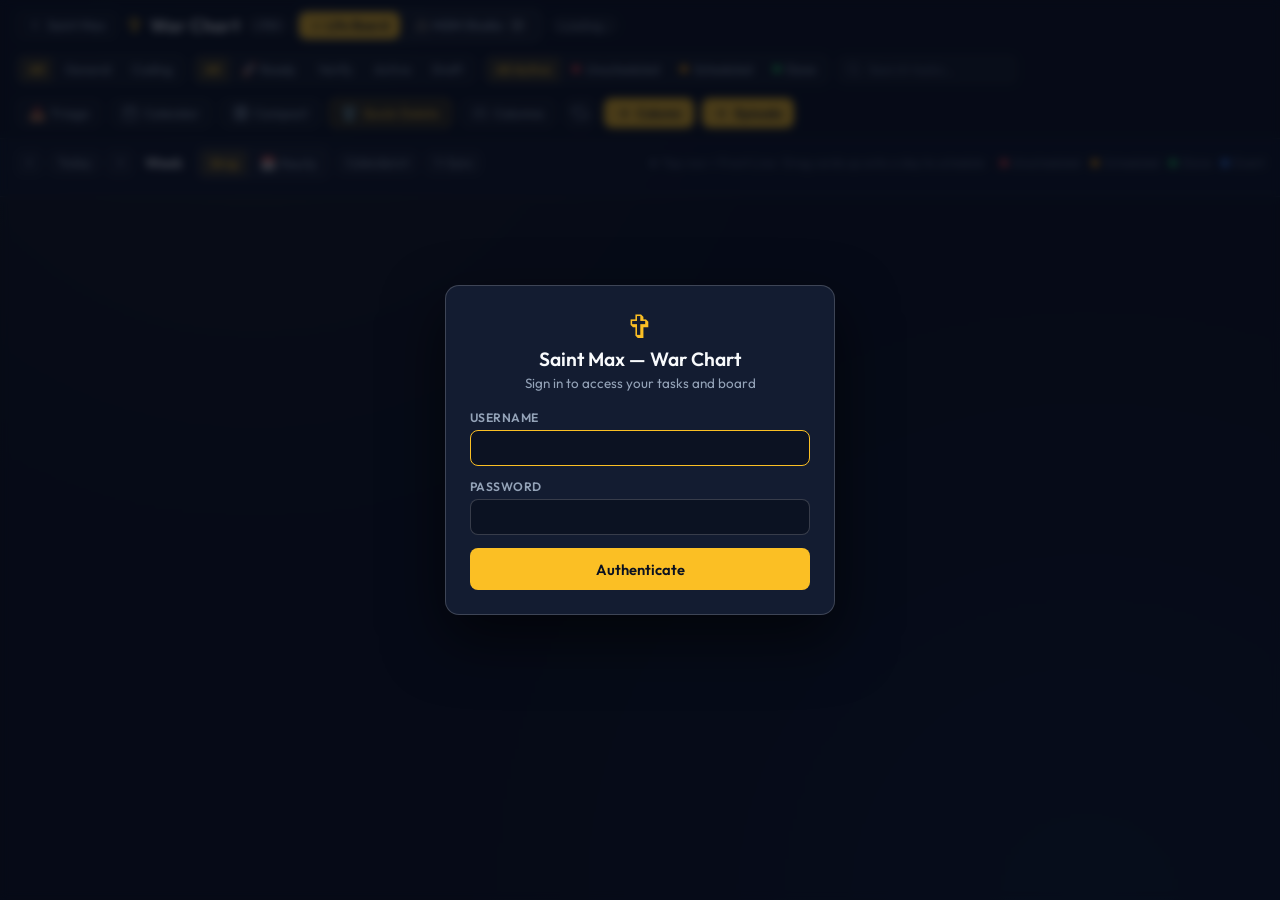
<file: warchart.html>
﻿<!DOCTYPE html>
<html lang="en">
<head>
    <meta charset="UTF-8">
    <meta name="viewport" content="width=device-width, initial-scale=1.0">
    <title>Saint Max — War Chart</title>
    <link rel="manifest" href="manifest.json">
    <meta name="theme-color" content="#0f172a">
    <link rel="icon" type="image/svg+xml" href="icon.svg">
    <link rel="apple-touch-icon" href="icon.svg">
    <link rel="preconnect" href="https://fonts.googleapis.com">
    <link rel="preconnect" href="https://fonts.gstatic.com" crossorigin>
    <link href="https://fonts.googleapis.com/css2?family=Outfit:wght@300;400;500;600;700&display=swap" rel="stylesheet">
    <link rel="stylesheet" href="warchart.css?v=144">
</head>
<body>
    <!-- Login Dialog (shown only when unauthenticated) -->
    <dialog id="wc-login-dialog" class="wc-dialog wc-login-dialog" aria-labelledby="wc-login-title">
        <div class="wc-login-header">
            <div class="wc-logo-sym" aria-hidden="true">✞</div>
            <h2 id="wc-login-title">Saint Max — War Chart</h2>
            <p>Sign in to access your tasks and board</p>
        </div>
        <form id="wc-login-form" class="wc-form">
            <div class="wc-field">
                <label for="wc-login-username">Username</label>
                <input type="text" id="wc-login-username" required autocomplete="username" autofocus>
            </div>
            <div class="wc-field">
                <label for="wc-login-password">Password</label>
                <input type="password" id="wc-login-password" required autocomplete="current-password">
            </div>
            <div id="wc-login-error" class="wc-form-error" hidden></div>
            <button type="submit" id="wc-login-submit" class="wc-btn wc-btn-primary wc-btn-full">Authenticate</button>
        </form>
    </dialog>

    <div class="wc-app">
        <!-- Top Toolbar Header -->
        <header class="wc-topbar">
            <div class="wc-topbar-left">
                <a href="index.html" class="wc-back-link" title="Back to Saint Max">
                    <svg viewBox="0 0 24 24" width="16" height="16" fill="none" stroke="currentColor" stroke-width="2.2" stroke-linecap="round" stroke-linejoin="round" aria-hidden="true">
                        <polyline points="15 18 9 12 15 6"></polyline>
                    </svg>
                    <span>Saint Max</span>
                </a>
                <div class="wc-brand">
                    <span class="wc-logo-sym" aria-hidden="true">✞</span>
                    <h1>War Chart</h1>
                    <span id="wc-version-badge" class="wc-version-badge" title="Maximus War Chart version">v144</span>
                </div>

                <!-- Board Switcher: Life War Chart <-> M2M Studio -->
                <div class="wc-board-switcher" role="tablist" aria-label="Switch board view">
                    <button type="button" role="tab" id="wc-board-life" class="wc-board-tab active" aria-selected="true" data-board="life">⚔️ Life Board</button>
                    <button type="button" role="tab" id="wc-board-m2m" class="wc-board-tab" aria-selected="false" data-board="m2m">
                        🎥 M2M Studio <span id="wc-m2m-badge" class="wc-tab-badge">0</span>
                    </button>
                </div>

                <span id="wc-save-status" class="wc-save-status" aria-live="polite">Loading…</span>
            </div>

            <div class="wc-topbar-center">
                <!-- Life War Chart Filters -->
                <div id="wc-life-filters" class="wc-filter-group">
                    <div class="wc-segmented" role="group" aria-label="Task scope filter">
                        <button type="button" class="wc-seg-btn active" data-scope="all">All</button>
                        <button type="button" class="wc-seg-btn" data-scope="general">General</button>
                        <button type="button" class="wc-seg-btn" data-scope="coding">Coding</button>
                    </div>

                    <div id="wc-coding-status-filter" class="wc-segmented" role="group" aria-label="Coding status filter">
                        <button type="button" class="wc-seg-btn active" data-coding-status="all" title="Show all coding statuses">All</button>
                        <button type="button" class="wc-seg-btn" data-coding-status="ready" title="Ready for Antigravity &amp; Rework (overnight queue)">🚀 Ready</button>
                        <button type="button" class="wc-seg-btn" data-coding-status="verify" title="Needs Verification or Needs Logging">Verify</button>
                        <button type="button" class="wc-seg-btn" data-coding-status="clarify" title="Needs Clarification, Needs Plan, Plan Approval, or In Progress">Active</button>
                        <button type="button" class="wc-seg-btn" data-coding-status="draft" title="Draft coding tasks">Draft</button>
                    </div>

                    <div class="wc-segmented" role="group" aria-label="Task status filter">
                        <button type="button" class="wc-seg-btn active" data-status="all_active" title="All incomplete tasks (scheduled and unscheduled)">All Active</button>
                        <button type="button" class="wc-seg-btn" data-status="unscheduled" title="Only tasks without a date">
                            <span class="wc-dot wc-dot-red" aria-hidden="true"></span>Unscheduled
                        </button>
                        <button type="button" class="wc-seg-btn" data-status="scheduled" title="Only tasks with a due date">
                            <span class="wc-dot wc-dot-amber" aria-hidden="true"></span>Scheduled
                        </button>
                        <button type="button" class="wc-seg-btn" data-status="completed" title="Completed tasks">
                            <span class="wc-dot wc-dot-green" aria-hidden="true"></span>Done
                        </button>
                    </div>
                </div>

                <!-- M2M Studio Top Controls (visible only in M2M Studio mode) -->
                <div id="wc-m2m-controls" class="wc-filter-group" hidden>
                    <div class="wc-segmented" role="tablist" aria-label="M2M view mode">
                        <button type="button" role="tab" class="wc-seg-btn active" data-m2m-view="warchart" aria-selected="true" title="Columns by SubSeries in rotation order">⚔️ Series War Chart</button>
                        <button type="button" role="tab" class="wc-seg-btn" data-m2m-view="kanban" aria-selected="false" title="Columns by Production Stage">📋 Production Kanban</button>
                    </div>

                    <div id="wc-m2m-wc-stage-filter" class="wc-segmented" role="group" aria-label="Filter episodes by stage">
                        <button type="button" class="wc-seg-btn active" data-m2m-stage-filter="unpublished">Unpublished</button>
                        <button type="button" class="wc-seg-btn" data-m2m-stage-filter="queued">Queued</button>
                        <button type="button" class="wc-seg-btn" data-m2m-stage-filter="idea">Ideas</button>
                        <button type="button" class="wc-seg-btn" data-m2m-stage-filter="all">All</button>
                    </div>

                    <button type="button" id="wc-add-subseries-btn" class="wc-btn wc-btn-ghost" title="Add a new Mary to the Moon SubSeries">
                        <span aria-hidden="true">+</span>
                        <span>SubSeries</span>
                    </button>
                </div>

                <!-- Search (works in both boards) -->
                <div class="wc-search-wrap">
                    <svg class="wc-search-icon" viewBox="0 0 24 24" width="15" height="15" fill="none" stroke="currentColor" stroke-width="2" aria-hidden="true">
                        <circle cx="11" cy="11" r="8"></circle>
                        <line x1="21" y1="21" x2="16.65" y2="16.65"></line>
                    </svg>
                    <input type="search" id="wc-search-input" class="wc-search-input" placeholder="Search tasks…" aria-label="Search">
                </div>
            </div>

            <div class="wc-topbar-right">
                <button type="button" id="wc-triage-btn" class="wc-btn wc-btn-ghost" title="Inbox Triage Mode: scrollable Inbox on left, project drop tiles on right">
                    <span aria-hidden="true">📥</span>
                    <span>Triage</span>
                </button>
                <button type="button" id="wc-toggle-cal-btn" class="wc-btn wc-btn-ghost" title="Show or hide weekly calendar">
                    <svg viewBox="0 0 24 24" width="16" height="16" fill="none" stroke="currentColor" stroke-width="2" aria-hidden="true">
                        <rect x="3" y="4" width="18" height="18" rx="2"></rect>
                        <line x1="16" y1="2" x2="16" y2="6"></line>
                        <line x1="8" y1="2" x2="8" y2="6"></line>
                        <line x1="3" y1="10" x2="21" y2="10"></line>
                    </svg>
                    <span>Calendar</span>
                </button>
                <button type="button" id="wc-compact-btn" class="wc-btn wc-btn-ghost" title="Toggle compact column width (fit more columns)">
                    <svg viewBox="0 0 24 24" width="16" height="16" fill="none" stroke="currentColor" stroke-width="2" aria-hidden="true">
                        <rect x="3" y="3" width="5" height="18" rx="1"></rect>
                        <rect x="10" y="3" width="5" height="18" rx="1"></rect>
                        <rect x="17" y="3" width="4" height="18" rx="1"></rect>
                    </svg>
                    <span>Compact</span>
                </button>
                <button type="button" id="wc-quick-delete-btn" class="wc-btn wc-btn-ghost active" title="Show or hide one-click delete buttons on every card">
                    <span aria-hidden="true">🗑️</span>
                    <span>Quick Delete</span>
                </button>
                <button type="button" id="wc-manage-cols-btn" class="wc-btn wc-btn-ghost" title="Manage column visibility and order">
                    <svg viewBox="0 0 24 24" width="16" height="16" fill="none" stroke="currentColor" stroke-width="2" aria-hidden="true">
                        <line x1="4" y1="21" x2="4" y2="14"></line>
                        <line x1="4" y1="10" x2="4" y2="3"></line>
                        <line x1="12" y1="21" x2="12" y2="12"></line>
                        <line x1="12" y1="8" x2="12" y2="3"></line>
                        <line x1="20" y1="21" x2="20" y2="16"></line>
                        <line x1="20" y1="12" x2="20" y2="3"></line>
                        <line x1="1" y1="14" x2="7" y2="14"></line>
                        <line x1="9" y1="8" x2="15" y2="8"></line>
                        <line x1="17" y1="16" x2="23" y2="16"></line>
                    </svg>
                    <span>Columns</span>
                </button>
                <button type="button" id="wc-refresh-btn" class="wc-icon-btn" title="Reload from OpenBrain" aria-label="Reload">
                    <svg viewBox="0 0 24 24" width="16" height="16" fill="none" stroke="currentColor" stroke-width="2" aria-hidden="true">
                        <path d="M1 4v6h6M23 20v-6h-6"></path>
                        <path d="M20.49 9A9 9 0 0 0 5.64 5.64L1 10m22 4l-4.64 4.36A9 9 0 0 1 3.51 15"></path>
                    </svg>
                </button>
                <button type="button" id="wc-add-col-btn" class="wc-btn wc-btn-primary" title="Add a new project or realm column">
                    <svg viewBox="0 0 24 24" width="15" height="15" fill="none" stroke="currentColor" stroke-width="2.5" aria-hidden="true">
                        <line x1="12" y1="5" x2="12" y2="19"></line>
                        <line x1="5" y1="12" x2="19" y2="12"></line>
                    </svg>
                    <span>Column</span>
                </button>
                <button type="button" id="wc-add-episode-btn" class="wc-btn wc-btn-primary" hidden title="Add a new Mary to the Moon episode">
                    <svg viewBox="0 0 24 24" width="15" height="15" fill="none" stroke="currentColor" stroke-width="2.5" aria-hidden="true">
                        <line x1="12" y1="5" x2="12" y2="19"></line>
                        <line x1="5" y1="12" x2="19" y2="12"></line>
                    </svg>
                    <span>Episode</span>
                </button>
            </div>
        </header>

        <!-- M2M Studio SubSeries Filter Bar (visible only in M2M Studio mode) -->
        <section id="wc-m2m-subseries-bar" class="wc-subseries-bar" hidden aria-label="Mary to the Moon SubSeries filter">
            <div id="wc-subseries-pills" class="wc-subseries-pills">
                <!-- Populated by warchart.js -->
            </div>
            <div class="wc-m2m-bar-hint">
                <span>Drag episodes left → right across stages · Click any card for full Research &amp; Script workspace</span>
            </div>
        </section>

        <!-- Top Pane: Collapsible Weekly Calendar Strip / Hourly Time-Blocking Grid (Life Board) -->
        <section id="wc-calendar-pane" class="wc-calendar-pane" aria-label="Weekly Calendar">
            <div class="wc-cal-toolbar">
                <div class="wc-cal-nav">
                    <button type="button" id="wc-cal-prev" class="wc-icon-btn wc-icon-btn-sm" title="Previous week" aria-label="Previous week">
                        <svg viewBox="0 0 24 24" width="15" height="15" fill="none" stroke="currentColor" stroke-width="2.2" aria-hidden="true">
                            <polyline points="15 18 9 12 15 6"></polyline>
                        </svg>
                    </button>
                    <button type="button" id="wc-cal-today" class="wc-btn wc-btn-ghost wc-btn-xs">Today</button>
                    <button type="button" id="wc-cal-next" class="wc-icon-btn wc-icon-btn-sm" title="Next week" aria-label="Next week">
                        <svg viewBox="0 0 24 24" width="15" height="15" fill="none" stroke="currentColor" stroke-width="2.2" aria-hidden="true">
                            <polyline points="9 18 15 12 9 6"></polyline>
                        </svg>
                    </button>
                    <h2 id="wc-cal-range-title" class="wc-cal-range-title">Week</h2>
                    <div class="wc-segmented wc-cal-mode-seg" role="group" aria-label="Calendar display mode">
                        <button type="button" class="wc-seg-btn active" data-cal-mode="strip" title="Compact 7-day strip">Strip</button>
                        <button type="button" class="wc-seg-btn" data-cal-mode="hourly" title="Hourly Google Calendar time-blocking (4 AM – 10 PM)">📅 Hourly</button>
                    </div>
                    <div class="wc-cal-picker-wrap">
                        <button type="button" id="wc-cal-picker-btn" class="wc-btn wc-btn-ghost wc-btn-xs" aria-expanded="false" aria-controls="wc-cal-picker-menu" title="Choose Google Calendars to display">Calendars ▾</button>
                        <div id="wc-cal-picker-menu" class="wc-cal-picker-menu" hidden>
                            <div class="wc-cal-picker-empty">Loading Google Calendars…</div>
                        </div>
                    </div>
                    <button type="button" id="wc-cal-sync-btn" class="wc-btn wc-btn-ghost wc-btn-xs" title="Refresh Google Calendar events">↻ Sync</button>
                    <span id="wc-cal-sync-status" class="wc-cal-sync-status" aria-live="polite"></span>
                </div>
                <div class="wc-cal-hint">
                    <span id="wc-cal-hint-text">★ Top row = Front Line · Drag cards up onto a day to schedule</span>
                    <span class="wc-legend">
                        <span><span class="wc-dot wc-dot-red"></span>Unscheduled</span>
                        <span><span class="wc-dot wc-dot-amber"></span>Scheduled</span>
                        <span><span class="wc-dot wc-dot-green"></span>Done</span>
                        <span><span class="wc-dot wc-dot-blue"></span>Event</span>
                    </span>
                </div>
            </div>
            <div id="wc-cal-grid" class="wc-cal-grid">
                <!-- 7 day columns populated by warchart.js (Strip mode) -->
            </div>
            <div id="wc-cal-hourly" class="wc-cal-hourly" hidden>
                <!-- 7-day hourly timeline (4 AM – 10 PM) populated by warchart.js (Hourly mode) -->
            </div>
            <div id="wc-cal-resizer" class="wc-cal-resizer" hidden role="separator" aria-orientation="horizontal" aria-label="Resize calendar height" title="Drag to resize calendar height"></div>
        </section>

        <!-- Bottom Pane: Horizontal Columns Board (Viewport-Locked Scroller) -->
        <main class="wc-board-shell">
            <div id="wc-board-viewport" class="wc-board-viewport" aria-label="Columns Board">
                <div id="wc-board-track" class="wc-board-track">
                    <!-- Columns populated by warchart.js -->
                </div>
            </div>
        </main>

        <!-- Non-blocking Undo Toast for Quick Delete -->
        <div id="wc-undo-toast" class="wc-undo-toast" hidden role="status" aria-live="polite">
            <span id="wc-undo-text" class="wc-undo-text">Deleted item</span>
            <button type="button" id="wc-undo-btn" class="wc-btn wc-btn-primary wc-btn-xs">Undo</button>
        </div>
    </div>

    <!-- Task Detail Modal (Native <dialog>) -->
    <dialog id="wc-detail-dialog" class="wc-dialog wc-detail-dialog" closedby="any" aria-labelledby="wc-detail-heading">
        <div class="wc-dialog-header">
            <div class="wc-dialog-title-group">
                <span id="wc-detail-status-dot" class="wc-dot wc-dot-red" aria-hidden="true"></span>
                <h2 id="wc-detail-heading">Task Details</h2>
            </div>
            <button type="button" id="wc-detail-close" class="wc-icon-btn" aria-label="Close task details">
                <svg viewBox="0 0 24 24" width="18" height="18" fill="none" stroke="currentColor" stroke-width="2" aria-hidden="true">
                    <line x1="18" y1="6" x2="6" y2="18"></line>
                    <line x1="6" y1="6" x2="18" y2="18"></line>
                </svg>
            </button>
        </div>

        <form id="wc-detail-form" class="wc-dialog-body wc-form">
            <div class="wc-field">
                <label for="wc-detail-summary">Title / Summary</label>
                <input type="text" id="wc-detail-summary" required placeholder="Short task title…">
            </div>

            <div class="wc-field">
                <label for="wc-detail-content">Full Description / Content</label>
                <textarea id="wc-detail-content" rows="3" placeholder="Full details…"></textarea>
            </div>

            <div class="wc-form-grid-3">
                <div class="wc-field">
                    <label for="wc-detail-column">Column (Project / Realm)</label>
                    <select id="wc-detail-column"></select>
                </div>
                <div class="wc-field">
                    <label for="wc-detail-type">Type</label>
                    <select id="wc-detail-type">
                        <option value="task">Task</option>
                        <option value="coding_task">⚡ Coding Task</option>
                        <option value="event">📅 Event</option>
                        <option value="reference">📖 Reference / Procedure</option>
                        <option value="idea">💡 Idea</option>
                        <option value="observation">📝 Observation / Thought</option>
                        <option value="person_note">👤 Person Note</option>
                    </select>
                </div>
                <div id="wc-detail-task-status-field" class="wc-field">
                    <label for="wc-detail-task-status">Task Status</label>
                    <select id="wc-detail-task-status">
                        <option value="pending">Not Started</option>
                        <option value="in_progress">In Progress</option>
                        <option value="completed">Done</option>
                    </select>
                </div>
            </div>

            <div class="wc-form-grid-3">
                <div class="wc-field">
                    <label for="wc-detail-due-date">Scheduled / Due Date</label>
                    <div class="wc-input-with-clear">
                        <input type="date" id="wc-detail-due-date">
                        <button type="button" id="wc-detail-clear-date" class="wc-btn wc-btn-ghost wc-btn-xs" title="Clear scheduled date">Clear</button>
                    </div>
                </div>
                <div class="wc-field">
                    <label for="wc-detail-priority">Priority</label>
                    <select id="wc-detail-priority">
                        <option value="normal">Normal</option>
                        <option value="high">High</option>
                        <option value="low">Low</option>
                    </select>
                </div>
                <div class="wc-field">
                    <label for="wc-detail-recurrence">Recurrence</label>
                    <select id="wc-detail-recurrence">
                        <option value="">None</option>
                        <option value="daily">Daily</option>
                        <option value="every_other_day">Every Other Day</option>
                        <option value="weekly">Weekly</option>
                        <option value="every_other_week">Every Other Week</option>
                        <option value="monthly">Monthly</option>
                        <option value="yearly">Yearly</option>
                    </select>
                </div>
            </div>

            <div id="wc-detail-time-row" class="wc-form-grid-3">
                <div class="wc-field">
                    <label for="wc-detail-start-time">Start Time</label>
                    <input type="time" id="wc-detail-start-time">
                </div>
                <div class="wc-field">
                    <label for="wc-detail-end-time">End Time</label>
                    <input type="time" id="wc-detail-end-time">
                </div>
                <div class="wc-field">
                    <label for="wc-detail-location">Location</label>
                    <input type="text" id="wc-detail-location" placeholder="Optional location…">
                </div>
            </div>

            <div id="wc-detail-block-bar" class="wc-detail-block-bar">
                <span class="wc-detail-block-label">⏱ Quick Time Block:</span>
                <div class="wc-detail-dur-pills">
                    <button type="button" class="wc-btn wc-btn-ghost wc-btn-xs" data-dur="30">30m</button>
                    <button type="button" class="wc-btn wc-btn-ghost wc-btn-xs" data-dur="60">1h</button>
                    <button type="button" class="wc-btn wc-btn-ghost wc-btn-xs" data-dur="90">1.5h</button>
                    <button type="button" class="wc-btn wc-btn-ghost wc-btn-xs" data-dur="120">2h</button>
                    <button type="button" class="wc-btn wc-btn-ghost wc-btn-xs" data-dur="180">3h</button>
                </div>
                <button type="button" id="wc-detail-unblock-btn" class="wc-btn wc-btn-ghost wc-btn-xs" title="Remove time block from Google Calendar">Clear Time</button>
            </div>

            <div id="wc-detail-coding-section" class="wc-coding-section" hidden>
                <div class="wc-form-grid-2">
                    <div class="wc-field">
                        <label for="wc-detail-ct-status">Coding Status</label>
                        <select id="wc-detail-ct-status">
                            <option value="draft">Draft</option>
                            <option value="needs_clarification">Needs Clarification</option>
                            <option value="needs_plan_approval">Needs Plan Approval</option>
                            <option value="ready_for_antigravity">Ready for Antigravity</option>
                            <option value="rework_in_antigravity">Rework in Antigravity</option>
                            <option value="in_progress">In Progress</option>
                            <option value="needs_verification">Needs Verification</option>
                            <option value="needs_logging">Needs Logging</option>
                            <option value="done">Done</option>
                        </select>
                    </div>
                    <div class="wc-field">
                        <label for="wc-detail-ct-complexity">Complexity</label>
                        <select id="wc-detail-ct-complexity">
                            <option value="trivial">Trivial</option>
                            <option value="easy">Easy</option>
                            <option value="moderate">Moderate</option>
                            <option value="complex">Complex</option>
                            <option value="major">Major</option>
                        </select>
                    </div>
                </div>
                <div class="wc-field">
                    <label for="wc-detail-ct-url">Feature / Verification URL</label>
                    <input type="url" id="wc-detail-ct-url" placeholder="https://…">
                </div>
            </div>

            <div class="wc-field">
                <label for="wc-detail-notes">Notes &amp; Links</label>
                <textarea id="wc-detail-notes" rows="4" placeholder="Add notes, links, people, or context…"></textarea>
                <div id="wc-detail-links-preview" class="wc-links-preview" hidden></div>
            </div>

            <div id="wc-detail-m2m-transfer" class="wc-m2m-transfer-box">
                <div class="wc-m2m-transfer-label">
                    <span>🎥 Belongs in Mary to the Moon?</span>
                </div>
                <div class="wc-m2m-transfer-controls">
                    <select id="wc-detail-m2m-subseries" aria-label="Target M2M SubSeries"></select>
                    <button type="button" id="wc-detail-move-to-m2m" class="wc-btn wc-btn-ghost wc-btn-xs">Move to M2M Studio →</button>
                </div>
            </div>

            <div id="wc-detail-meta-info" class="wc-meta-info"></div>

            <div class="wc-dialog-footer">
                <div class="wc-dialog-footer-left">
                    <button type="button" id="wc-detail-toggle-complete" class="wc-btn wc-btn-success">Mark Done</button>
                    <button type="button" id="wc-detail-to-ref" class="wc-btn wc-btn-ghost" title="Save as a Reference / Procedure in OpenBrain and remove from Tasks">📖 Procedure / Ref</button>
                    <button type="button" id="wc-detail-delete" class="wc-btn wc-btn-danger">Delete</button>
                </div>
                <div class="wc-dialog-footer-right">
                    <button type="button" id="wc-detail-cancel" class="wc-btn wc-btn-ghost">Cancel</button>
                    <button type="submit" id="wc-detail-save" class="wc-btn wc-btn-primary">Save Changes</button>
                </div>
            </div>
        </form>
    </dialog>

    <!-- M2M Episode Workspace Modal (Native <dialog>) -->
    <dialog id="wc-m2m-dialog" class="wc-dialog wc-m2m-dialog" closedby="any" aria-labelledby="wc-m2m-heading">
        <div class="wc-dialog-header">
            <div class="wc-dialog-title-group">
                <span aria-hidden="true">🎥</span>
                <h2 id="wc-m2m-heading">Episode Workspace</h2>
            </div>
            <button type="button" id="wc-m2m-close" class="wc-icon-btn" aria-label="Close episode workspace">
                <svg viewBox="0 0 24 24" width="18" height="18" fill="none" stroke="currentColor" stroke-width="2" aria-hidden="true">
                    <line x1="18" y1="6" x2="6" y2="18"></line>
                    <line x1="6" y1="6" x2="18" y2="18"></line>
                </svg>
            </button>
        </div>

        <form id="wc-m2m-form" class="wc-m2m-form">
            <div class="wc-m2m-meta-bar">
                <div class="wc-field wc-m2m-title-field">
                    <label for="wc-m2m-title">Episode Title</label>
                    <input type="text" id="wc-m2m-title" required placeholder="Episode title…">
                </div>
                <div class="wc-field">
                    <label for="wc-m2m-subseries">SubSeries</label>
                    <select id="wc-m2m-subseries"></select>
                </div>
                <div class="wc-field">
                    <label for="wc-m2m-stage">Stage</label>
                    <select id="wc-m2m-stage"></select>
                </div>
            </div>

            <!-- Workspace Tabs -->
            <div class="wc-m2m-tabs" role="tablist" aria-label="Episode workspace sections">
                <button type="button" role="tab" class="wc-m2m-tab active" data-m2m-tab="research" aria-selected="true">📚 Research &amp; Notes</button>
                <button type="button" role="tab" class="wc-m2m-tab" data-m2m-tab="script" aria-selected="false">📝 Rough Script</button>
                <button type="button" role="tab" class="wc-m2m-tab" data-m2m-tab="refined" aria-selected="false">✨ Refined Script</button>
                <button type="button" role="tab" class="wc-m2m-tab" data-m2m-tab="production" aria-selected="false">🎬 Graphics, B-Roll &amp; Checklist</button>
            </div>

            <div class="wc-m2m-panels">
                <!-- Tab 1: Research & Notes -->
                <div id="wc-m2m-panel-research" class="wc-m2m-panel">
                    <div class="wc-m2m-panel-toolbar">
                        <span id="wc-m2m-research-stats" class="wc-writer-stats">0 words</span>
                        <div class="wc-segmented" role="group" aria-label="Research view mode">
                            <button type="button" id="wc-m2m-research-read-btn" class="wc-seg-btn active">Read</button>
                            <button type="button" id="wc-m2m-research-edit-btn" class="wc-seg-btn">Edit</button>
                        </div>
                    </div>
                    <div id="wc-m2m-research-reader" class="wc-doc-reader"></div>
                    <textarea id="wc-m2m-research-input" class="wc-doc-editor" hidden placeholder="Paste or write research notes, quotes, references, and ideas…"></textarea>
                    <div id="wc-m2m-links-preview" class="wc-links-preview" hidden></div>
                </div>

                <!-- Tab 2: Rough Script -->
                <div id="wc-m2m-panel-script" class="wc-m2m-panel" hidden>
                    <div class="wc-m2m-panel-toolbar">
                        <span id="wc-m2m-script-stats" class="wc-writer-stats">0 words · ~0.0 min spoken (target: 10 min ≈ 1,300 words)</span>
                    </div>
                    <textarea id="wc-m2m-script-input" class="wc-doc-editor wc-script-editor" placeholder="Dictate with Wispr Flow or type your rough ideas, talking points, and brain-dump here…"></textarea>
                    <div class="wc-script-action-bar">
                        <span id="wc-m2m-rough-refine-status" class="wc-refine-status" aria-live="polite">Sends your rough draft through the Mary2Moon style prompt → outputs to Refined Script tab.</span>
                        <button type="button" id="wc-m2m-refine-from-rough-btn" class="wc-btn wc-btn-refine">✨ Refine Script →</button>
                    </div>
                </div>

                <!-- Tab 3: Refined Script -->
                <div id="wc-m2m-panel-refined" class="wc-m2m-panel" hidden>
                    <div class="wc-m2m-panel-toolbar">
                        <span id="wc-m2m-refined-stats" class="wc-writer-stats">0 spoken words · ~0.0 min (target: 10 min ≈ 1,300 words)</span>
                    </div>
                    <details id="wc-m2m-pacing-card" class="wc-pacing-card" hidden>
                        <summary id="wc-m2m-pacing-summary" class="wc-pacing-summary">Pacing &amp; Shorts Report</summary>
                        <div id="wc-m2m-pacing-body" class="wc-pacing-body"></div>
                    </details>
                    <textarea id="wc-m2m-refined-input" class="wc-doc-editor wc-script-editor" placeholder="Your polished, comedian-chunked, animation-ready script will appear here. Make any manual edits you like, then click Refine Edits below to smooth it out…"></textarea>
                    <div class="wc-script-action-bar">
                        <span id="wc-m2m-refined-status" class="wc-refine-status" aria-live="polite">Make any rough edits above, then click Refine Edits to smooth &amp; replace in place.</span>
                        <div class="wc-script-action-btns">
                            <button type="button" id="wc-m2m-undo-refine-btn" class="wc-btn wc-btn-ghost wc-btn-xs" hidden title="Revert to the script text before the last Refine">↩ Undo Last Refine</button>
                            <button type="button" id="wc-m2m-refine-edits-btn" class="wc-btn wc-btn-refine">✨ Refine Edits</button>
                        </div>
                    </div>
                </div>

                <!-- Tab 4: Graphics, B-Roll & Production -->
                <div id="wc-m2m-panel-production" class="wc-m2m-panel" hidden>
                    <div class="wc-field">
                        <label>Production Checklist</label>
                        <div id="wc-m2m-checklist" class="wc-prod-checklist"></div>
                    </div>
                    <div class="wc-field">
                        <label for="wc-m2m-video-url">Video / Script Doc / Asset Link</label>
                        <input type="url" id="wc-m2m-video-url" placeholder="https://youtube.com/… or Google Doc / Descript link">
                    </div>
                    <div class="wc-field wc-m2m-media-section" id="wc-m2m-media-section">
                        <div class="wc-m2m-media-header">
                            <label>🖼️ Episode Visuals &amp; Reference Images <span class="wc-media-badge-s3">Private S3</span></label>
                            <div class="wc-m2m-media-actions">
                                <label class="wc-m2m-ocr-toggle" title="Automatically append Gemini OCR / visual notes into the Research tab">
                                    <input type="checkbox" id="wc-m2m-append-ocr" checked>
                                    <span>Append OCR to Research</span>
                                </label>
                                <input type="file" id="wc-m2m-media-input" accept="image/*" multiple hidden>
                                <button type="button" id="wc-m2m-media-upload-btn" class="wc-btn wc-btn-ghost wc-btn-xs">+ Upload / Paste Image</button>
                            </div>
                        </div>
                        <div id="wc-m2m-media-status" class="wc-media-status"></div>
                        <div id="wc-m2m-media-grid" class="wc-m2m-media-grid"></div>
                    </div>
                    <div class="wc-field wc-field-grow">
                        <label for="wc-m2m-graphics-input">Graphics, B-Roll Prompts &amp; Music Notes</label>
                        <textarea id="wc-m2m-graphics-input" class="wc-doc-editor" placeholder="List stock B-roll shots, AI visual prompts per section, thumbnail concept, music mood…"></textarea>
                    </div>
                </div>
            </div>

            <div class="wc-dialog-footer wc-m2m-footer">
                <div class="wc-dialog-footer-left">
                    <button type="button" id="wc-m2m-delete" class="wc-btn wc-btn-danger">Delete</button>
                    <button type="button" id="wc-m2m-to-inbox" class="wc-btn wc-btn-ghost" title="Remove from M2M Studio and move to Life Board Inbox">📥 Send to Life Inbox</button>
                    <span id="wc-m2m-meta-info" class="wc-meta-info"></span>
                </div>
                <div class="wc-dialog-footer-right">
                    <button type="button" id="wc-m2m-cancel" class="wc-btn wc-btn-ghost">Cancel</button>
                    <button type="submit" id="wc-m2m-save" class="wc-btn wc-btn-primary">Save Episode</button>
                </div>
            </div>
        </form>
    </dialog>

    <!-- Add / Edit Column & Column Manager Modal (Native <dialog>) -->
    <dialog id="wc-column-dialog" class="wc-dialog wc-column-dialog" closedby="any" aria-labelledby="wc-col-dialog-heading">
        <div class="wc-dialog-header">
            <h2 id="wc-col-dialog-heading">Add Column</h2>
            <button type="button" id="wc-col-dialog-close" class="wc-icon-btn" aria-label="Close column dialog">
                <svg viewBox="0 0 24 24" width="18" height="18" fill="none" stroke="currentColor" stroke-width="2" aria-hidden="true">
                    <line x1="18" y1="6" x2="6" y2="18"></line>
                    <line x1="6" y1="6" x2="18" y2="18"></line>
                </svg>
            </button>
        </div>

        <form id="wc-col-form" class="wc-dialog-body wc-form">
            <div class="wc-field">
                <label for="wc-col-name-input">Column Name (Project or Realm)</label>
                <input type="text" id="wc-col-name-input" required placeholder="e.g., Farm / Grounds, Radio, Chapel AV…">
            </div>

            <div class="wc-form-grid-2">
                <div class="wc-field">
                    <label for="wc-col-kind-select">Column Category</label>
                    <select id="wc-col-kind-select">
                        <option value="realm">General / Realm</option>
                        <option value="coding">Coding Project</option>
                    </select>
                </div>
                <div class="wc-field">
                    <label>Accent Color</label>
                    <div id="wc-color-swatches" class="wc-color-swatches" role="radiogroup" aria-label="Column accent color"></div>
                </div>
            </div>

            <div class="wc-dialog-footer">
                <div class="wc-dialog-footer-left">
                    <button type="button" id="wc-col-hide-btn" class="wc-btn wc-btn-ghost" hidden>Hide Column</button>
                    <button type="button" id="wc-col-delete-btn" class="wc-btn wc-btn-danger" hidden>Remove Column</button>
                </div>
                <div class="wc-dialog-footer-right">
                    <button type="button" id="wc-col-cancel-btn" class="wc-btn wc-btn-ghost">Cancel</button>
                    <button type="submit" id="wc-col-save-btn" class="wc-btn wc-btn-primary">Save Column</button>
                </div>
            </div>
        </form>

        <div id="wc-col-manager-view" class="wc-dialog-body" hidden>
            <p class="wc-manager-desc">Show, hide, or reorder your War Chart columns. Hidden columns keep all their tasks safely in OpenBrain.</p>
            <div id="wc-col-manager-list" class="wc-col-manager-list"></div>
            <div class="wc-dialog-footer">
                <div class="wc-dialog-footer-left">
                    <button type="button" id="wc-col-manager-add-btn" class="wc-btn wc-btn-primary">+ New Column</button>
                </div>
                <div class="wc-dialog-footer-right">
                    <button type="button" id="wc-col-manager-done-btn" class="wc-btn wc-btn-ghost">Done</button>
                </div>
            </div>
        </div>
    </dialog>

    <!-- Add / Rename M2M SubSeries Modal (Native <dialog>) -->
    <dialog id="wc-m2m-series-dialog" class="wc-dialog wc-column-dialog" closedby="any" aria-labelledby="wc-m2m-series-heading">
        <div class="wc-dialog-header">
            <h2 id="wc-m2m-series-heading">Edit SubSeries</h2>
            <button type="button" id="wc-m2m-series-close" class="wc-icon-btn" aria-label="Close SubSeries dialog">
                <svg viewBox="0 0 24 24" width="18" height="18" fill="none" stroke="currentColor" stroke-width="2" aria-hidden="true">
                    <line x1="18" y1="6" x2="6" y2="18"></line>
                    <line x1="6" y1="6" x2="18" y2="18"></line>
                </svg>
            </button>
        </div>

        <form id="wc-m2m-series-form" class="wc-dialog-body wc-form">
            <div class="wc-field">
                <label for="wc-m2m-series-name-input">SubSeries Name</label>
                <input type="text" id="wc-m2m-series-name-input" required placeholder="e.g., Peace to the Moon, Holy Science…">
            </div>

            <div class="wc-field">
                <label>Accent Color</label>
                <div id="wc-m2m-series-swatches" class="wc-color-swatches" role="radiogroup" aria-label="SubSeries accent color"></div>
            </div>

            <p id="wc-m2m-series-hint" class="wc-manager-desc" style="margin:0;">Renaming a SubSeries automatically updates all episodes in that column.</p>

            <div class="wc-dialog-footer">
                <div class="wc-dialog-footer-left">
                    <button type="button" id="wc-m2m-series-delete-btn" class="wc-btn wc-btn-danger" hidden>Remove SubSeries</button>
                </div>
                <div class="wc-dialog-footer-right">
                    <button type="button" id="wc-m2m-series-cancel-btn" class="wc-btn wc-btn-ghost">Cancel</button>
                    <button type="submit" id="wc-m2m-series-save-btn" class="wc-btn wc-btn-primary">Save SubSeries</button>
                </div>
            </div>
        </form>
    </dialog>

    <script src="media-capture.js?v=144"></script>
    <script src="warchart.js?v=144"></script>
</body>
</html>
</file>
<file: style.css>
:root {
    --bg-color: #0f172a;
    --accent-gold: #fbbf24;
    --accent-red: #ef4444;
    --accent-blue: #3b82f6;
    --glass-bg: rgba(255, 255, 255, 0.05);
    --glass-border: rgba(255, 255, 255, 0.1);
}

* {
    margin: 0;
    padding: 0;
    box-sizing: border-box;
    -webkit-tap-highlight-color: transparent;
}

body {
    background-color: var(--bg-color);
    background-image: 
        radial-gradient(circle at 50% 0%, rgba(251, 191, 36, 0.1) 0%, transparent 50%),
        radial-gradient(circle at 0% 100%, rgba(59, 130, 246, 0.1) 0%, transparent 40%);
    color: white;
    font-family: 'Outfit', sans-serif;
    height: 100dvh;
    overflow: hidden;
}

.app-container {
    display: flex;
    flex-direction: column;
    height: 100%;
}

main {
    flex: 1;
    overflow-y: auto;
    display: flex;
    flex-direction: column;
    align-items: center;
    justify-content: center;
}

footer {
    flex-shrink: 0;
    padding: 0.5rem 1rem;
    padding-bottom: max(0.5rem, env(safe-area-inset-bottom));
    background: rgba(15, 23, 42, 0.95);
    border-top: 1px solid var(--glass-border);
    z-index: 200;
}

.input-tray {
    display: flex;
    align-items: flex-end;
    gap: 0.5rem;
}

.input-tray textarea {
    flex: 1;
    resize: none;
    border: 1px solid var(--glass-border);
    border-radius: 12px;
    background: var(--glass-bg);
    color: white;
    font-family: inherit;
    font-size: 0.9rem;
    padding: 0.6rem 0.8rem;
    min-height: 24px;
    max-height: 120px;
    overflow-y: auto;
    outline: none;
    transition: border-color 0.2s;
}

.input-tray textarea:focus {
    border-color: var(--accent-gold);
}

.input-tray textarea::placeholder {
    color: rgba(255, 255, 255, 0.35);
}

#send-btn {
    width: 40px;
    height: 40px;
    flex-shrink: 0;
    border-radius: 50%;
    background: var(--accent-gold);
    border: none;
    color: var(--bg-color);
    display: flex;
    align-items: center;
    justify-content: center;
    cursor: pointer;
    transition: transform 0.15s, opacity 0.15s;
}

#send-btn:active {
    transform: scale(0.9);
    opacity: 0.8;
}

#send-btn svg {
    width: 18px;
    height: 18px;
}



header {
    padding: 1.5rem 1.5rem 0.5rem;
    display: flex;
    justify-content: space-between;
    align-items: center;
}

.logo {
    display: flex;
    align-items: center;
    gap: 0.5rem;
}

.logo-sym {
    font-size: 1.5rem;
    color: var(--accent-gold);
    text-shadow: 0 0 10px rgba(251, 191, 36, 0.5);
}

h1 {
    font-size: 1.25rem;
    letter-spacing: 0.1rem;
    font-weight: 300;
    text-transform: uppercase;
    opacity: 0.8;
}

.app-version {
    font-size: 0.65rem;
    font-weight: 400;
    letter-spacing: normal;
    text-transform: none;
    opacity: 0.55;
    background: rgba(255, 255, 255, 0.08);
    border: 1px solid rgba(255, 255, 255, 0.12);
    padding: 0.15rem 0.45rem;
    border-radius: 6px;
    margin-left: 0.35rem;
    display: inline-block;
    vertical-align: middle;
}

.header-actions {
    display: flex;
    gap: 0.5rem;
}

.icon-btn {
    width: 40px;
    height: 40px;
    border-radius: 50%;
    background: var(--glass-bg);
    border: 1px solid var(--glass-border);
    color: white;
    display: flex;
    align-items: center;
    justify-content: center;
    cursor: pointer;
    transition: background 0.2s;
}

.icon-btn:active {
    background: rgba(255, 255, 255, 0.15);
}

.icon-btn svg {
    width: 20px;
    height: 20px;
}

main {
    flex: 1;
    display: flex;
    flex-direction: column;
    align-items: center;
    justify-content: center;
    padding: 1rem 1.5rem;
    gap: 1.5rem;
    position: relative;
    overflow-y: auto;
}

/* --- THE ORB --- */
.orb-container {
    display: flex;
    flex-direction: column;
    align-items: center;
    gap: 1rem;
    transition: all 0.5s cubic-bezier(0.4, 0, 0.2, 1);
}

.orb {
    width: 120px;
    height: 120px;
    position: relative;
    cursor: pointer;
    z-index: 10;
}

.orb-core {
    position: absolute;
    top: 50%;
    left: 50%;
    transform: translate(-50%, -50%);
    width: 50px;
    height: 50px;
    background: radial-gradient(circle, var(--accent-gold), #d97706);
    border-radius: 50%;
    box-shadow: 
        0 0 30px rgba(251, 191, 36, 0.4),
        inset 0 0 15px rgba(0,0,0,0.3);
    transition: all 0.3s ease;
}

.orb-ring {
    position: absolute;
    top: 0;
    left: 0;
    width: 100%;
    height: 100%;
    border: 1px solid rgba(251, 191, 36, 0.2);
    border-radius: 50%;
    animation: pulse-ring 3s infinite;
}

@keyframes pulse-ring {
    0% { transform: scale(0.8); opacity: 0; }
    50% { opacity: 0.5; }
    100% { transform: scale(1.4); opacity: 0; }
}

.orb.listening .orb-core {
    transform: translate(-50%, -50%) scale(1.2);
    box-shadow: 0 0 50px var(--accent-gold);
    animation: breathe 1.5s infinite alternate;
}

@keyframes breathe {
    from { filter: brightness(1); }
    to { filter: brightness(1.5); }
}

/* Muted state: grey out the orb */
.orb.muted .orb-core {
    background: radial-gradient(circle at 35% 35%, #666, #333);
    box-shadow: 0 0 20px rgba(100, 100, 100, 0.3);
}

.orb.muted .orb-ring {
    border-color: rgba(100, 100, 100, 0.2);
    animation: none;
}

.orb.muted::after {
    content: '🔇';
    position: absolute;
    bottom: -8px;
    right: -8px;
    font-size: 1.2rem;
    z-index: 20;
}

#status-text {
    font-size: 0.85rem;
    opacity: 0.5;
    font-weight: 300;
    text-align: center;
    max-width: 300px;
    word-wrap: break-word;
}

.countdown-bar {
    width: 60px;
    height: 4px;
    background: var(--accent-gold);
    border-radius: 2px;
    opacity: 0;
    transition: width 0.1s linear, opacity 0.3s;
}

/* --- ACTION BUTTONS (Undo + Edit Last) --- */
.action-buttons {
    display: flex;
    flex-wrap: wrap;
    justify-content: center;
    gap: 0.75rem;
    margin-top: 0.5rem;
    animation: fade-up 0.3s ease-out;
}

.action-btn {
    display: flex;
    align-items: center;
    gap: 0.5rem;
    padding: 0.5rem 0.8rem;
    border-radius: 20px;
    font-size: 0.75rem;
    cursor: pointer;
    font-family: inherit;
    transition: all 0.2s;
}

.action-btn:active {
    transform: scale(0.95);
}

.action-btn svg {
    width: 14px;
    height: 14px;
}

.undo-btn {
    background: rgba(239, 68, 68, 0.1);
    border: 1px solid rgba(239, 68, 68, 0.2);
    color: var(--accent-red);
}

.undo-btn:active {
    background: rgba(239, 68, 68, 0.3);
}

.edit-last-btn {
    background: rgba(59, 130, 246, 0.1);
    border: 1px solid rgba(59, 130, 246, 0.2);
    color: var(--accent-blue);
}

.edit-last-btn:active {
    background: rgba(59, 130, 246, 0.3);
}

.details-last-btn {
    background: rgba(251, 191, 36, 0.1);
    border: 1px solid rgba(251, 191, 36, 0.2);
    color: var(--accent-gold);
}

.details-last-btn:active {
    background: rgba(251, 191, 36, 0.3);
}

/* --- CHAT OUTPUT --- */
.chat-output {
    width: 100%;
    max-width: 500px;
    background: var(--glass-bg);
    border: 1px solid var(--glass-border);
    backdrop-filter: blur(10px);
    border-radius: 16px;
    padding: 1rem;
    font-weight: 300;
    line-height: 1.6;
    font-size: 0.9rem;
    display: none;
    animation: fade-up 0.5s ease-out;
}

.chat-output .debug-line {
    font-size: 0.7rem;
    opacity: 0.4;
    margin-top: 0.5rem;
    font-style: italic;
}

/* --- DUPLICATE ALERT --- */
.duplicate-alert {
    animation: fade-up 0.4s ease-out;
}

.duplicate-header {
    font-size: 0.95rem;
    font-weight: 600;
    color: var(--accent-gold);
    margin-bottom: 0.75rem;
}

.duplicate-body {
    margin-bottom: 1rem;
}

.duplicate-label {
    font-size: 0.8rem;
    opacity: 0.6;
    margin-bottom: 0.5rem;
}

.duplicate-existing {
    background: rgba(251, 191, 36, 0.08);
    border-left: 3px solid var(--accent-gold);
    padding: 0.6rem 0.8rem;
    border-radius: 0 8px 8px 0;
    font-size: 0.9rem;
    line-height: 1.5;
    font-weight: 300;
    margin-bottom: 0.5rem;
}

.duplicate-similarity {
    font-size: 0.7rem;
    display: inline-block;
    background: rgba(251, 191, 36, 0.15);
    color: var(--accent-gold);
    padding: 0.15rem 0.5rem;
    border-radius: 20px;
    text-transform: uppercase;
    letter-spacing: 0.05em;
}

.duplicate-actions {
    display: flex;
    gap: 0.75rem;
}

.dup-btn {
    flex: 1;
    padding: 0.6rem 1rem;
    border-radius: 10px;
    font-family: inherit;
    font-size: 0.85rem;
    font-weight: 600;
    cursor: pointer;
    transition: all 0.2s;
    border: none;
}

.dup-btn:active {
    transform: scale(0.96);
}

.dup-btn-add {
    background: rgba(251, 191, 36, 0.15);
    border: 1px solid rgba(251, 191, 36, 0.3);
    color: var(--accent-gold);
}

.dup-btn-add:active {
    background: rgba(251, 191, 36, 0.3);
}

.dup-btn-skip {
    background: rgba(239, 68, 68, 0.1);
    border: 1px solid rgba(239, 68, 68, 0.2);
    color: var(--accent-red);
}

.dup-btn-skip:active {
    background: rgba(239, 68, 68, 0.25);
}

@keyframes fade-up {
    from { opacity: 0; transform: translateY(20px); }
    to { opacity: 1; transform: translateY(0); }
}

/* --- HISTORY PANEL --- */
.history-panel {
    position: fixed;
    top: 0;
    left: 0;
    right: 0;
    bottom: 0;
    background: var(--bg-color);
    z-index: 250;
    display: flex;
    flex-direction: column;
    animation: slide-up 0.3s ease-out;
}

@keyframes slide-up {
    from { transform: translateY(100%); }
    to { transform: translateY(0); }
}

.history-header {
    display: flex;
    justify-content: space-between;
    align-items: center;
    padding: 1.5rem;
    border-bottom: 1px solid var(--glass-border);
}

.history-header h2 {
    font-weight: 300;
    font-size: 1.1rem;
    text-transform: uppercase;
    letter-spacing: 0.1rem;
}

.history-list {
    flex: 1;
    overflow-y: auto;
    padding: 1rem;
}

.search-container {
    padding: 0.5rem 1rem 0;
}

.search-input {
    width: 100%;
    background: rgba(255, 255, 255, 0.05);
    border: 1px solid var(--glass-border);
    color: white;
    padding: 0.75rem 1rem;
    border-radius: 8px;
    font-family: inherit;
    font-size: 0.9rem;
    outline: none;
    transition: border-color 0.2s;
}

.search-input:focus {
    border-color: rgba(255, 255, 255, 0.3);
}

.history-item {
    background: var(--glass-bg);
    border: 1px solid var(--glass-border);
    border-radius: 12px;
    padding: 1rem;
    margin-bottom: 0.75rem;
    position: relative;
    animation: fade-up 0.3s ease-out;
}

.history-item .thought-content {
    font-weight: 300;
    line-height: 1.5;
    font-size: 0.9rem;
    padding-right: 4.5rem;
}

.history-item .thought-meta {
    display: flex;
    justify-content: space-between;
    align-items: center;
    margin-top: 0.5rem;
    font-size: 0.7rem;
    opacity: 0.4;
}

.history-item .thought-type {
    background: rgba(251, 191, 36, 0.15);
    color: var(--accent-gold);
    padding: 0.15rem 0.5rem;
    border-radius: 20px;
    font-size: 0.65rem;
    text-transform: uppercase;
}

/* History item action buttons container */
.history-item .item-actions {
    position: absolute;
    top: 0.75rem;
    right: 0.75rem;
    display: flex;
    gap: 0.5rem;
}

.history-item .edit-btn,
.history-item .details-btn,
.history-item .delete-btn {
    width: 32px;
    height: 32px;
    border-radius: 50%;
    display: flex;
    align-items: center;
    justify-content: center;
    cursor: pointer;
    transition: background 0.2s;
}

.history-item .edit-btn {
    background: rgba(59, 130, 246, 0.15);
    border: 1px solid rgba(59, 130, 246, 0.3);
    color: var(--accent-blue);
}

.history-item .edit-btn:active {
    background: rgba(59, 130, 246, 0.4);
}

.history-item .edit-btn:hover { background: rgba(59, 130, 246, 0.25); }

.history-item .details-btn {
    background: rgba(251, 191, 36, 0.15);
    border: 1px solid rgba(251, 191, 36, 0.3);
    color: var(--accent-gold);
}
.history-item .details-btn:hover { background: rgba(251, 191, 36, 0.25); }

.history-item .delete-btn {
    background: rgba(239, 68, 68, 0.15);
    border: 1px solid rgba(239, 68, 68, 0.3);
    color: var(--accent-red);
}

.history-item .delete-btn:active {
    background: rgba(239, 68, 68, 0.4);
}

.history-item .edit-btn svg,
.history-item .delete-btn svg {
    width: 14px;
    height: 14px;
}

.history-item.deleting {
    opacity: 0.3;
    transform: scale(0.95);
    transition: all 0.3s;
}

.history-empty {
    text-align: center;
    padding: 2rem;
    opacity: 0.5;
}

/* History Pagination */
.history-pagination {
    display: flex;
    flex-direction: column;
    align-items: center;
    gap: 0.6rem;
    padding: 1.2rem 1rem;
    margin-top: 0.5rem;
    border-top: 1px solid rgba(255,255,255,0.06);
}

.page-indicator {
    font-size: 0.75rem;
    color: rgba(255,255,255,0.4);
    letter-spacing: 0.05em;
}

.pagination-btn {
    width: 100%;
    max-width: 280px;
    padding: 0.7rem 1.2rem;
    border: 1px solid rgba(255,255,255,0.12);
    border-radius: 10px;
    background: rgba(255,255,255,0.06);
    color: var(--accent-gold, #f5c518);
    font-family: 'Outfit', sans-serif;
    font-size: 0.85rem;
    font-weight: 500;
    cursor: pointer;
    transition: all 0.2s ease;
    backdrop-filter: blur(4px);
}

.pagination-btn:hover {
    background: rgba(255,255,255,0.1);
    border-color: var(--accent-gold, #f5c518);
    transform: translateY(-1px);
}

.pagination-btn:active {
    transform: scale(0.98);
}

.pagination-btn.first-page-btn {
    background: transparent;
    border-color: rgba(255,255,255,0.08);
    color: rgba(255,255,255,0.5);
    font-size: 0.8rem;
}

/* Bulk Actions & Declutter Mode */
#declutter-btn.active {
    background: rgba(255, 60, 60, 0.2);
    border-color: rgba(255, 60, 60, 0.5);
    color: #ff5555;
}

.bulk-actions-bar {
    position: absolute;
    bottom: 0;
    left: 0;
    width: 100%;
    background: var(--panel-bg);
    border-top: 1px solid var(--glass-border);
    padding: 1rem;
    display: flex;
    justify-content: space-between;
    align-items: center;
    backdrop-filter: blur(10px);
    z-index: 1000;
}

.bulk-actions-bar.hidden {
    display: none !important;
}

#bulk-count {
    font-size: 0.9rem;
    opacity: 0.8;
}

.bulk-delete-btn {
    background: #e63946;
    color: white;
    border: none;
    padding: 0.5rem 1rem;
    border-radius: 8px;
    font-weight: bold;
    cursor: pointer;
    transition: all 0.2s ease;
}

.bulk-delete-btn:hover {
    background: #ff5252;
}

.junk-checkbox {
    width: 20px;
    height: 20px;
    border-radius: 4px;
    border: 2px solid rgba(255, 255, 255, 0.3);
    margin-right: 1rem;
    display: flex;
    align-items: center;
    justify-content: center;
    cursor: pointer;
    flex-shrink: 0;
}

.junk-checkbox.checked {
    background: #e63946;
    border-color: #e63946;
}

.junk-checkbox.checked::after {
    content: '✓';
    color: white;
    font-size: 14px;
    font-weight: bold;
}

.history-item.selectable {
    flex-direction: row;
    align-items: center;
    cursor: pointer;
}

.history-item.selectable:hover {
    background: rgba(255, 255, 255, 0.05);
}

.history-item.selectable .item-actions {
    display: none;
}
    font-weight: 300;
}

/* --- TASKS PANEL --- */
.section-header {
    font-size: 0.8rem;
    text-transform: uppercase;
    letter-spacing: 0.1em;
    color: var(--accent-gold);
    margin: 1.5rem 0 0.5rem 0.5rem;
    opacity: 0.8;
}

.task-item {
    background: var(--glass-bg);
    border: 1px solid var(--glass-border);
    border-radius: 12px;
    padding: 0.75rem 1rem;
    margin-bottom: 0.5rem;
    display: flex;
    align-items: center;
    gap: 0.75rem;
    position: relative;
    transition: all 0.2s;
    cursor: grab;
}

.task-item:active {
    cursor: grabbing;
}

.task-item.drag-ghost {
    opacity: 0.4;
    border-style: dashed;
}

.task-checkbox {
    width: 20px;
    height: 20px;
    border-radius: 50%;
    border: 2px solid var(--accent-gold);
    flex-shrink: 0;
    cursor: pointer;
    display: flex;
    align-items: center;
    justify-content: center;
}

.task-checkbox.checked {
    background: var(--accent-gold);
}

.task-checkbox.checked::after {
    content: '';
    width: 8px;
    height: 8px;
    background: var(--bg-color);
    border-radius: 50%;
}

.task-content-wrapper {
    flex: 1;
    display: flex;
    flex-direction: column;
}

.task-content {
    font-size: 0.95rem;
    font-weight: 300;
    line-height: 1.3;
}

.more-indicator {
    display: inline-block;
    font-size: 0.65rem;
    font-weight: 700;
    color: var(--accent-gold);
    background: rgba(251, 191, 36, 0.15);
    border-radius: 4px;
    padding: 0 0.3rem;
    margin-left: 0.3rem;
    vertical-align: middle;
    line-height: 1.4;
}

.task-meta {
    font-size: 0.7rem;
    opacity: 0.5;
    margin-top: 0.25rem;
}

.task-actions {
    display: flex;
    gap: 0.5rem;
}

.bump-btn {
    width: 28px;
    height: 28px;
    border-radius: 50%;
    background: rgba(255, 255, 255, 0.05);
    border: 1px solid rgba(255, 255, 255, 0.1);
    color: white;
    display: flex;
    align-items: center;
    justify-content: center;
    cursor: pointer;
    opacity: 0.7;
}

.bump-btn:active {
    background: rgba(255, 255, 255, 0.15);
}

/* --- JUMP LINK --- */
.jump-link {
    text-align: center;
    padding: 0.5rem 0;
}

.jump-link a {
    color: var(--accent-gold);
    opacity: 0.6;
    font-size: 0.75rem;
    text-decoration: none;
    letter-spacing: 0.05rem;
}

.jump-link a:active {
    opacity: 1;
}

/* --- EDIT MODE INDICATOR --- */
.input-tray.edit-mode {
    border-color: var(--accent-blue);
    box-shadow: 0 0 12px rgba(59, 130, 246, 0.2);
}

.input-tray.edit-mode textarea::placeholder {
    color: var(--accent-blue);
    opacity: 0.7;
}

#cancel-edit-btn {
    width: 28px;
    height: 28px;
    border-radius: 50%;
    background: rgba(255, 255, 255, 0.1);
    border: 1px solid rgba(255, 255, 255, 0.2);
    color: white;
    display: flex;
    align-items: center;
    justify-content: center;
    cursor: pointer;
    font-size: 1rem;
    line-height: 1;
    transition: background 0.2s;
    flex-shrink: 0;
}

#cancel-edit-btn:active {
    background: rgba(255, 255, 255, 0.25);
}

button#send-btn.edit-mode {
    background: var(--accent-blue);
}

/* --- FOOTER / INPUT --- */
footer {
    padding: 1rem 1.5rem;
    padding-bottom: env(safe-area-inset-bottom, 1rem);
}

.input-tray {
    background: var(--glass-bg);
    border: 1px solid var(--glass-border);
    backdrop-filter: blur(10px);
    border-radius: 20px;
    padding: 0.6rem 0.4rem 0.6rem 1.2rem;
    display: flex;
    align-items: flex-end;
    gap: 0.5rem;
}

textarea#text-input {
    flex: 1;
    background: transparent !important;
    border: none !important;
    color: white;
    font-family: inherit;
    font-size: 0.95rem;
    line-height: 1.4;
    outline: none !important;
    resize: none;
    overflow-y: auto;
    height: 24px;
    max-height: 120px;
    padding: 0;
    margin: 0;
    box-sizing: border-box;
    -webkit-appearance: none;
    appearance: none;
}

button#send-btn {
    width: 38px;
    height: 38px;
    border-radius: 50%;
    background: var(--accent-gold);
    border: none;
    color: var(--bg-color);
    display: flex;
    align-items: center;
    justify-content: center;
    cursor: pointer;
    transition: transform 0.2s;
}

button#send-btn:active {
    transform: scale(0.9);
}

button#send-btn svg {
    width: 18px;
    height: 18px;
}

/* --- UTILS --- */
.hidden { display: none !important; }

/* --- PWA BANNER --- */
.install-banner {
    position: fixed;
    bottom: 2rem;
    left: 50%;
    transform: translateX(-50%);
    background: rgba(30, 41, 59, 0.95);
    backdrop-filter: blur(10px);
    border: 1px solid rgba(255, 255, 255, 0.1);
    color: white;
    padding: 0.75rem 1.25rem;
    border-radius: 30px;
    display: flex;
    align-items: center;
    gap: 1.25rem;
    box-shadow: 0 10px 30px rgba(0,0,0,0.5);
    z-index: 999;
    font-size: 0.85rem;
    font-weight: 500;
    transition: opacity 0.3s, visibility 0.3s;
}

.install-banner-actions {
    display: flex;
    align-items: center;
    gap: 0.75rem;
}

#install-btn {
    background: var(--accent-gold);
    color: #0f172a;
    border: none;
    border-radius: 20px;
    padding: 0.4rem 1rem;
    font-family: inherit;
    font-weight: 600;
    cursor: pointer;
    transition: transform 0.2s;
}

#install-btn:hover {
    transform: scale(1.05);
}

.install-banner-close {
    background: transparent;
    border: none;
    color: rgba(255, 255, 255, 0.5);
    font-size: 1rem;
    cursor: pointer;
    padding: 0.2rem;
    display: flex;
    align-items: center;
    justify-content: center;
    transition: color 0.2s;
}

.install-banner-close:hover {
    color: white;
}

/* --- UPDATE TOAST --- */
.update-toast {
    position: fixed;
    bottom: 2rem;
    left: 50%;
    transform: translateX(-50%);
    background: rgba(15, 23, 42, 0.95); /* Deeper slate */
    backdrop-filter: blur(12px);
    border: 1px solid rgba(59, 130, 246, 0.4); /* Nice blue glow accent */
    color: white;
    padding: 0.75rem 1.25rem;
    border-radius: 30px;
    display: flex;
    align-items: center;
    gap: 1.25rem;
    box-shadow: 0 10px 30px rgba(0,0,0,0.6);
    z-index: 10000;
    font-size: 0.85rem;
    font-weight: 500;
    animation: slideUpSW 0.4s cubic-bezier(0.16, 1, 0.3, 1);
}

.update-toast-text {
    white-space: nowrap;
}

#update-toast-btn {
    background: var(--accent-blue);
    color: white;
    border: none;
    border-radius: 20px;
    padding: 0.4rem 1rem;
    font-family: inherit;
    font-weight: 600;
    cursor: pointer;
    transition: transform 0.2s, background-color 0.2s;
}

#update-toast-btn:hover {
    transform: scale(1.05);
    background-color: #2563eb;
}

@keyframes slideUpSW {
    from {
        transform: translate(-50%, 100px);
        opacity: 0;
    }
    to {
        transform: translate(-50%, 0);
        opacity: 1;
    }
}

/* --- SHOW COMPLETED TOGGLE --- */
#show-completed-btn.active {
    color: var(--accent-gold);
    background: rgba(251, 191, 36, 0.15);
}
#show-completed-btn.active.only-completed {
    color: var(--accent-blue);
    background: rgba(59, 130, 246, 0.15);
}

.task-item.completed {
    opacity: 0.5;
}
.task-item.completed .task-content {
    text-decoration: line-through;
}

/* --- QUICK CAPTURE OVERLAY --- */
.quick-capture-trigger svg {
    width: 20px;
    height: 20px;
}

.quick-capture-overlay {
    position: fixed;
    top: 0; left: 0; right: 0; bottom: 0;
    background: rgba(0, 0, 0, 0.6);
    z-index: 1000;
    display: flex;
    align-items: flex-start;
    justify-content: center;
    padding-top: 70px;
    animation: fadeIn 0.15s ease-out;
}

.quick-capture-card {
    width: min(92vw, 420px);
    background: var(--glass-bg);
    backdrop-filter: blur(20px);
    -webkit-backdrop-filter: blur(20px);
    border: 1px solid var(--glass-border);
    border-radius: 16px;
    overflow: hidden;
    animation: slideDown 0.2s ease-out;
}

@keyframes slideDown {
    from { transform: translateY(-20px); opacity: 0; }
    to   { transform: translateY(0); opacity: 1; }
}

.quick-capture-header {
    display: flex;
    align-items: center;
    justify-content: space-between;
    padding: 0.75rem 1rem;
    border-bottom: 1px solid var(--glass-border);
    font-weight: 400;
    font-size: 0.9rem;
    color: var(--text-secondary);
}

.quick-capture-input {
    width: 100%;
    padding: 1rem;
    background: transparent;
    border: none;
    color: var(--text-primary);
    font-family: inherit;
    font-size: 0.95rem;
    font-weight: 300;
    resize: none;
    outline: none;
    line-height: 1.5;
    box-sizing: border-box;
}

.quick-capture-input::placeholder {
    color: var(--text-secondary);
    opacity: 0.5;
}

.quick-capture-footer {
    display: flex;
    align-items: center;
    justify-content: space-between;
    padding: 0.5rem 1rem 0.75rem;
    border-top: 1px solid var(--glass-border);
}

.quick-capture-status {
    font-size: 0.8rem;
    color: var(--text-secondary);
    opacity: 0.7;
}

.quick-capture-submit {
    padding: 0.5rem 1.5rem;
    background: var(--accent-gold);
    color: var(--bg-color);
    border: none;
    border-radius: 10px;
    font-family: inherit;
    font-size: 0.85rem;
    font-weight: 500;
    cursor: pointer;
    transition: all 0.2s;
}

.quick-capture-submit:active {
    transform: scale(0.97);
}

.quick-capture-submit:disabled {
    opacity: 0.5;
    cursor: not-allowed;
}

/* --- TASK DETAIL MODAL --- */
.modal-overlay {
    position: fixed;
    top: 0; left: 0; right: 0; bottom: 0;
    background: rgba(0, 0, 0, 0.7);
    backdrop-filter: blur(5px);
    z-index: 300;
    display: flex;
    align-items: center;
    justify-content: center;
    padding: 1rem;
    animation: fade-up 0.25s ease-out;
}

.modal-content {
    background: #1e293b;
    border: 1px solid var(--glass-border);
    border-radius: 16px;
    width: 100%;
    max-width: 420px;
    max-height: 90vh;
    overflow-y: auto;
    display: flex;
    flex-direction: column;
}

.modal-header {
    display: flex;
    justify-content: space-between;
    align-items: center;
    padding: 1rem 1.25rem;
    border-bottom: 1px solid var(--glass-border);
}

.modal-header h2 {
    font-weight: 300;
    font-size: 1rem;
    text-transform: uppercase;
    letter-spacing: 0.1rem;
}

.modal-body {
    padding: 1.25rem;
    display: flex;
    flex-direction: column;
    gap: 0.75rem;
}

.modal-label {
    font-size: 0.7rem;
    text-transform: uppercase;
    letter-spacing: 0.05rem;
    opacity: 0.5;
    font-weight: 400;
    margin-bottom: -0.25rem;
}

.modal-input,
.modal-select {
    background: var(--glass-bg);
    border: 1px solid var(--glass-border);
    border-radius: 10px;
    color: white;
    font-family: inherit;
    font-size: 0.9rem;
    padding: 0.6rem 0.8rem;
    outline: none;
    transition: border-color 0.2s;
    -webkit-appearance: none;
    appearance: none;
    width: 100%;
}

.modal-input:focus,
.modal-select:focus {
    border-color: var(--accent-gold);
}

.modal-select optgroup,
.modal-select option {
    background: #1e293b;
    color: white;
    padding: 0.5rem;
}

.modal-select {
    background-image: url("data:image/svg+xml,%3Csvg xmlns='http://www.w3.org/2000/svg' width='12' height='12' viewBox='0 0 12 12'%3E%3Cpath fill='%23888' d='M6 8L1 3h10z'/%3E%3C/svg%3E");
    background-repeat: no-repeat;
    background-position: right 0.8rem center;
    padding-right: 2rem;
}

.modal-row {
    display: flex;
    gap: 0.75rem;
}

.modal-field {
    flex: 1;
    display: flex;
    flex-direction: column;
    gap: 0.25rem;
}

/* --- CUSTOM RECURRENCE PANEL --- */
.custom-recurrence {
    background: rgba(255, 255, 255, 0.03);
    border: 1px solid var(--glass-border);
    border-radius: 12px;
    padding: 0.75rem;
    animation: fade-up 0.2s ease-out;
}

.day-toggles {
    display: flex;
    gap: 0.35rem;
    margin-top: 0.35rem;
}

.day-btn {
    width: 36px;
    height: 36px;
    border-radius: 50%;
    border: 1px solid var(--glass-border);
    background: transparent;
    color: rgba(255, 255, 255, 0.5);
    font-family: inherit;
    font-size: 0.75rem;
    font-weight: 600;
    cursor: pointer;
    transition: all 0.15s;
}

.day-btn.active {
    background: var(--accent-gold);
    color: var(--bg-color);
    border-color: var(--accent-gold);
}

.day-btn:active {
    transform: scale(0.9);
}

.interval-row {
    display: flex;
    gap: 0.5rem;
    align-items: center;
}

.modal-footer {
    display: flex;
    justify-content: space-between;
    padding: 1rem 1.25rem;
    border-top: 1px solid var(--glass-border);
    gap: 0.75rem;
}

.modal-btn {
    padding: 0.6rem 1.2rem;
    border-radius: 10px;
    border: none;
    font-family: inherit;
    font-size: 0.85rem;
    font-weight: 400;
    cursor: pointer;
    transition: all 0.2s;
}

.modal-btn-primary {
    background: var(--accent-gold);
    color: var(--bg-color);
    flex: 1;
}

.modal-btn-primary:active {
    transform: scale(0.97);
}

.modal-btn-danger {
    background: rgba(239, 68, 68, 0.15);
    border: 1px solid rgba(239, 68, 68, 0.3);
    color: var(--accent-red);
}

.modal-btn-danger:active {
    background: rgba(239, 68, 68, 0.35);
}

.modal-btn-success {
    background: rgba(34, 197, 94, 0.15);
    border: 1px solid rgba(34, 197, 94, 0.3);
    color: #22c55e;
}

.modal-btn-success:active {
    background: rgba(34, 197, 94, 0.35);
}

/* Rich text content in task detail modal */
.modal-content-rich {
    min-height: 120px;
    max-height: 40vh;
    overflow-y: auto;
    line-height: 1.6;
}

/* --- RECLASSIFY PICKER --- */
.reclassify-picker {
    display: flex;
    align-items: center;
    gap: 0.4rem;
    flex-wrap: wrap;
    justify-content: center;
    margin-top: 0.5rem;
    animation: fade-up 0.2s ease-out;
}

.reclassify-label {
    font-size: 0.7rem;
    opacity: 0.5;
    width: 100%;
    text-align: center;
    margin-bottom: 0.15rem;
}

.mode-btn {
    padding: 0.35rem 0.7rem;
    border: 1px solid var(--glass-border);
    border-radius: 20px;
    background: rgba(255, 255, 255, 0.05);
    color: rgba(255, 255, 255, 0.8);
    font-family: inherit;
    font-size: 0.7rem;
    cursor: pointer;
    transition: all 0.15s;
}

.mode-btn:active {
    background: var(--accent-gold);
    color: var(--bg-color);
    border-color: var(--accent-gold);
}

/* --- EVENT FIELDS --- */
.event-fields {
    animation: fade-up 0.2s ease-out;
}

/* --- TOGGLE SWITCH --- */
.toggle-switch {
    position: relative;
    display: inline-block;
    width: 44px;
    height: 24px;
}

.toggle-switch input {
    opacity: 0;
    width: 0;
    height: 0;
}

.toggle-slider {
    position: absolute;
    cursor: pointer;
    top: 0; left: 0; right: 0; bottom: 0;
    background: rgba(255, 255, 255, 0.15);
    border-radius: 24px;
    transition: 0.3s;
}

.toggle-slider::before {
    content: '';
    position: absolute;
    height: 18px;
    width: 18px;
    left: 3px;
    bottom: 3px;
    background: white;
    border-radius: 50%;
    transition: 0.3s;
}

input:checked + .toggle-slider {
    background: var(--accent-gold);
}

input:checked + .toggle-slider::before {
    transform: translateX(20px);
}

/* --- FOLLOW-UP REPLY MODE --- */
.reply-mode {
    border-color: var(--accent-gold) !important;
    box-shadow: 0 0 8px rgba(251, 191, 36, 0.3);
}

@keyframes fade-up {
    from { opacity: 0; transform: translateY(6px); }
    to { opacity: 1; transform: translateY(0); }
}

/* --- LIVE VOICE CALL PANEL OVERLAY --- */
#live-voice-btn {
    background: rgba(255, 255, 255, 0.05);
    border: 1px solid var(--glass-border);
    color: white;
    border-radius: 50%;
    width: 44px;
    height: 44px;
    display: flex;
    align-items: center;
    justify-content: center;
    cursor: pointer;
    transition: all 0.2s cubic-bezier(0.4, 0, 0.2, 1);
    margin-right: 0.5rem;
}

#live-voice-btn:hover {
    background: rgba(251, 191, 36, 0.15);
    border-color: var(--accent-gold);
    color: var(--accent-gold);
    transform: scale(1.05);
}

#live-voice-btn.active {
    background: var(--accent-gold);
    border-color: var(--accent-gold);
    color: var(--bg-color);
    box-shadow: 0 0 15px rgba(251, 191, 36, 0.4);
    animation: live-pulse 2s infinite;
}

@keyframes live-pulse {
    0% { transform: scale(1); box-shadow: 0 0 0 0 rgba(251, 191, 36, 0.5); }
    70% { transform: scale(1.05); box-shadow: 0 0 0 10px rgba(251, 191, 36, 0); }
    100% { transform: scale(1); box-shadow: 0 0 0 0 rgba(251, 191, 36, 0); }
}

.live-voice-card {
    background: rgba(26, 26, 46, 0.85);
    backdrop-filter: blur(28px);
    -webkit-backdrop-filter: blur(28px);
    border: 1px solid rgba(255, 255, 255, 0.08);
    border-radius: 24px;
    width: 90%;
    max-width: 400px;
    padding: 1.5rem;
    box-shadow: 0 20px 40px rgba(0, 0, 0, 0.5);
    display: flex;
    flex-direction: column;
    align-items: center;
    gap: 1.5rem;
    animation: zoom-in-fade 0.3s cubic-bezier(0.34, 1.56, 0.64, 1);
    position: relative;
    border-top: 1px solid rgba(251, 191, 36, 0.3); /* Gold accent top border */
}

@keyframes zoom-in-fade {
    from { opacity: 0; transform: scale(0.9) translateY(10px); }
    to { opacity: 1; transform: scale(1) translateY(0); }
}

.live-voice-header {
    width: 100%;
    display: flex;
    justify-content: space-between;
    align-items: center;
}

.live-voice-title {
    font-weight: 600;
    font-size: 1rem;
    letter-spacing: 0.05rem;
    color: rgba(255, 255, 255, 0.9);
}

.live-voice-body {
    width: 100%;
    display: flex;
    flex-direction: column;
    align-items: center;
    gap: 1.5rem;
    margin: 1rem 0;
}

/* Premium Audio Waveform Visualizer */
.voice-waveform {
    display: flex;
    align-items: center;
    justify-content: center;
    gap: 8px;
    height: 80px;
    width: 100%;
}

.wave-bar {
    width: 4px;
    height: 15px;
    background: var(--accent-gold);
    border-radius: 4px;
    transition: height 0.15s ease-out;
}

/* Smooth visual continuous animation when speaking */
.voice-waveform.speaking .wave-bar {
    animation: wave-bounce 1.2s ease-in-out infinite alternate;
}

.voice-waveform.speaking .bar-1 { animation-delay: 0.1s; }
.voice-waveform.speaking .bar-2 { animation-delay: 0.3s; }
.voice-waveform.speaking .bar-3 { animation-delay: 0.5s; }
.voice-waveform.speaking .bar-4 { animation-delay: 0.2s; }
.voice-waveform.speaking .bar-5 { animation-delay: 0.4s; }

@keyframes wave-bounce {
    0% { height: 10px; opacity: 0.4; }
    100% { height: 65px; opacity: 1; background: var(--accent-blue); }
}

/* Continuous listening pulse */
.voice-waveform.listening .wave-bar {
    animation: listening-pulse 1.5s ease-in-out infinite alternate;
}
.voice-waveform.listening .bar-1 { animation-delay: 0.0s; }
.voice-waveform.listening .bar-2 { animation-delay: 0.2s; }
.voice-waveform.listening .bar-3 { animation-delay: 0.4s; }
.voice-waveform.listening .bar-4 { animation-delay: 0.6s; }
.voice-waveform.listening .bar-5 { animation-delay: 0.8s; }

@keyframes listening-pulse {
    0% { height: 8px; opacity: 0.3; }
    100% { height: 25px; opacity: 0.7; }
}

.live-voice-status {
    font-size: 0.9rem;
    font-weight: 300;
    color: rgba(255, 255, 255, 0.6);
    text-align: center;
}

.live-voice-caption {
    font-size: 0.85rem;
    font-style: italic;
    color: var(--accent-gold);
    text-align: center;
    max-width: 90%;
    line-height: 1.4;
    opacity: 0.9;
    min-height: 2.8rem;
    display: flex;
    align-items: center;
    justify-content: center;
}

.live-voice-footer {
    width: 100%;
    display: flex;
    justify-content: center;
    gap: 1rem;
}

.live-voice-btn-sec {
    background: rgba(255, 255, 255, 0.05);
    border: 1px solid var(--glass-border);
    color: white;
    padding: 0.75rem 1.5rem;
    border-radius: 12px;
    cursor: pointer;
    font-family: inherit;
    font-size: 0.85rem;
    transition: all 0.2s;
    flex: 1;
}

.live-voice-btn-sec:hover {
    background: rgba(255, 255, 255, 0.1);
}

.live-voice-btn-sec.muted {
    background: rgba(239, 68, 68, 0.15);
    border-color: rgba(239, 68, 68, 0.3);
    color: #ef4444;
}

.live-voice-btn-danger {
    background: rgba(239, 68, 68, 0.2);
    border: 1px solid rgba(239, 68, 68, 0.3);
    color: #ef4444;
    padding: 0.75rem 1.5rem;
    border-radius: 12px;
    cursor: pointer;
    font-family: inherit;
    font-size: 0.85rem;
    font-weight: 600;
    transition: all 0.2s;
    flex: 1;
}

.live-voice-btn-danger:hover {
    background: #ef4444;
    color: white;
    box-shadow: 0 0 15px rgba(239, 68, 68, 0.4);
}

/* ===== CODING TASKS PANEL ===== */

/* Filter Bar */
.ct-filter-bar {
    display: flex;
    flex-wrap: wrap;
    gap: 0.5rem;
    padding: 0.5rem 1rem;
    border-bottom: 1px solid var(--glass-border);
}

.ct-filter-select {
    flex: 1;
    padding: 0.5rem 0.6rem;
    border-radius: 8px;
    border: 1px solid var(--glass-border);
    background: var(--glass-bg);
    color: white;
    font-family: 'Outfit', sans-serif;
    font-size: 0.8rem;
    outline: none;
    -webkit-appearance: none;
    appearance: none;
    cursor: pointer;
}

.ct-filter-select optgroup,
.ct-filter-select option {
    background: #1e293b;
    color: white;
}

.ct-copy-btn {
    padding: 0.5rem 0.8rem;
    border-radius: 8px;
    border: 1px solid var(--glass-border);
    background: rgba(255, 255, 255, 0.08);
    color: #cbd5e1;
    font-family: 'Outfit', sans-serif;
    font-size: 0.8rem;
    cursor: pointer;
    transition: all 0.15s;
    outline: none;
    display: flex;
    align-items: center;
    justify-content: center;
    gap: 0.25rem;
    white-space: nowrap;
}

.ct-copy-btn:hover {
    background: rgba(255, 255, 255, 0.15);
    color: white;
    border-color: rgba(255, 255, 255, 0.3);
}

.ct-copy-btn:active {
    transform: scale(0.95);
}

.ct-copy-btn.copied {
    background: rgba(34, 197, 94, 0.15);
    border-color: rgba(34, 197, 94, 0.4);
    color: #4ade80;
}

/* Quick Filters */
.ct-quick-filters {
    display: flex;
    gap: 0.5rem;
    padding: 0 1rem 0.5rem;
    margin-top: 0.5rem;
}

.ct-quick-filter-btn {
    flex: 1;
    padding: 0.45rem 0.6rem;
    border-radius: 20px;
    border: 1px solid var(--glass-border);
    background: rgba(255, 255, 255, 0.05);
    color: rgba(255, 255, 255, 0.7);
    font-family: 'Outfit', sans-serif;
    font-size: 0.75rem;
    font-weight: 500;
    cursor: pointer;
    transition: all 0.2s cubic-bezier(0.4, 0, 0.2, 1);
    outline: none;
    display: flex;
    align-items: center;
    justify-content: center;
    gap: 0.35rem;
}

.ct-quick-filter-btn:hover {
    background: rgba(255, 255, 255, 0.1);
    color: white;
}

.ct-quick-filter-btn.active {
    background: rgba(251, 191, 36, 0.15);
    border-color: var(--accent-gold);
    color: var(--accent-gold);
    box-shadow: 0 0 10px rgba(251, 191, 36, 0.15);
}

.ct-quick-filter-btn:active {
    transform: scale(0.97);
}

/* Coding task fields in the main task modal */
.coding-task-fields {
    border-left: 3px solid rgba(168, 85, 247, 0.4);
    padding-left: 0.75rem;
    margin: 0.5rem 0;
    animation: fade-up 0.2s ease-out;
}

/* Search input */
.ct-search-input {
    width: 100%;
    padding: 0.5rem 0.75rem;
    background: rgba(0, 0, 0, 0.25);
    border: 1px solid var(--glass-border);
    border-radius: 8px;
    color: white;
    font-family: 'Outfit', sans-serif;
    font-size: 0.85rem;
    margin-bottom: 0.75rem;
    outline: none;
    transition: border-color 0.2s;
}

.ct-search-input:focus {
    border-color: rgba(168, 85, 247, 0.5);
}

.ct-search-input::placeholder {
    color: rgba(255, 255, 255, 0.3);
}

/* Task Card */
.ct-card {
    background: var(--glass-bg);
    border: 1px solid var(--glass-border);
    border-radius: 12px;
    padding: 0.85rem 1rem;
    margin-bottom: 0.65rem;
    position: relative;
    animation: fade-up 0.3s ease-out;
    transition: all 0.2s;
    cursor: pointer;
}

.ct-card:active {
    transform: scale(0.99);
}

.ct-card-header {
    display: flex;
    align-items: flex-start;
    gap: 0.6rem;
}

.ct-priority-dot {
    width: 10px;
    height: 10px;
    border-radius: 50%;
    margin-top: 5px;
    flex-shrink: 0;
}

.ct-priority-dot.high { background: #ef4444; box-shadow: 0 0 6px rgba(239, 68, 68, 0.4); }
.ct-priority-dot.medium { background: #fbbf24; box-shadow: 0 0 6px rgba(251, 191, 36, 0.3); }
.ct-priority-dot.low { background: #22c55e; box-shadow: 0 0 6px rgba(34, 197, 94, 0.3); }

.ct-card-main {
    flex: 1;
    min-width: 0;
}

.ct-summary {
    font-weight: 400;
    font-size: 0.9rem;
    line-height: 1.4;
    word-break: break-word;
}

.ct-meta-row {
    display: flex;
    flex-wrap: wrap;
    gap: 0.4rem;
    margin-top: 0.4rem;
    align-items: center;
}

/* Status Badge */
.ct-badge {
    font-size: 0.6rem;
    padding: 0.1rem 0.45rem;
    border-radius: 20px;
    text-transform: uppercase;
    letter-spacing: 0.03em;
    font-weight: 600;
    white-space: nowrap;
}

.ct-badge.status-draft { background: rgba(148, 163, 184, 0.2); color: #94a3b8; }
.ct-badge.status-needs_clarification { background: rgba(251, 146, 60, 0.2); color: #fb923c; }
.ct-badge.status-needs_plan_approval { background: rgba(168, 85, 247, 0.2); color: #a855f7; }
.ct-badge.status-ready_for_antigravity { background: rgba(6, 182, 212, 0.2); color: #06b6d4; }
.ct-badge.status-rework_in_antigravity { background: rgba(251, 191, 36, 0.2); color: #fbbf24; }
.ct-badge.status-in_progress { background: rgba(16, 185, 129, 0.15); color: #10b981; }
.ct-badge.status-needs_verification { background: rgba(245, 158, 11, 0.2); color: #f59e0b; }
.ct-badge.status-needs_logging { background: rgba(59, 130, 246, 0.2); color: #3b82f6; }
.ct-badge.status-done { background: rgba(34, 197, 94, 0.2); color: #22c55e; }

.ct-badge.complexity {
    background: rgba(255, 255, 255, 0.06);
    color: rgba(255, 255, 255, 0.5);
    border: 1px solid rgba(255, 255, 255, 0.08);
}

.ct-badge.project {
    background: rgba(99, 102, 241, 0.15);
    color: #818cf8;
}

/* Expanded Card Detail */
.ct-expanded {
    display: none;
    margin-top: 0.75rem;
    padding-top: 0.75rem;
    border-top: 1px solid var(--glass-border);
    animation: fade-up 0.2s ease-out;
}

.ct-card.expanded .ct-expanded {
    display: block;
}

/* Done tasks: dimmed but still clickable */
.ct-card.ct-done {
    opacity: 0.4;
    transition: opacity 0.2s ease;
}

.ct-card.ct-done:hover {
    opacity: 0.7;
}

/* Prevent dimming for Antigrav Go tasks when filter is active */
.ct-view-antigrav-go .ct-card.ct-done {
    opacity: 1;
}

.ct-view-antigrav-go .ct-card.ct-done:hover {
    opacity: 1;
}

.ct-btn-evaluate {
    background: rgba(6, 182, 212, 0.12);
    border: 1px solid rgba(6, 182, 212, 0.3);
    color: #22d3ee;
}

.ct-btn-evaluate:hover {
    background: rgba(6, 182, 212, 0.22);
}

.ct-description-rendered {
    background: rgba(0, 0, 0, 0.2);
    border: 1px solid var(--glass-border);
    border-radius: 8px;
    padding: 0.7rem;
    font-size: 0.85rem;
    line-height: 1.6;
    color: rgba(255, 255, 255, 0.85);
    max-height: 300px;
    overflow-y: auto;
    margin-bottom: 0.5rem;
}

.ct-btn-rawtoggle {
    background: rgba(100, 116, 139, 0.15);
    border: 1px solid rgba(100, 116, 139, 0.3);
    color: #94a3b8;
}

.ct-btn-rawtoggle:hover {
    background: rgba(100, 116, 139, 0.25);
}

.ct-description-area {
    width: 100%;
    min-height: 80px;
    background: rgba(0, 0, 0, 0.2);
    border: 1px solid var(--glass-border);
    border-radius: 8px;
    color: white;
    font-family: 'Outfit', sans-serif;
    font-size: 0.85rem;
    padding: 0.6rem 0.8rem;
    resize: vertical;
    outline: none;
    line-height: 1.5;
}

.ct-description-area:focus {
    border-color: var(--accent-blue);
}

.ct-actions-row {
    display: flex;
    gap: 0.5rem;
    margin-top: 0.6rem;
    flex-wrap: wrap;
    align-items: center;
}

.ct-inline-select {
    padding: 0.3rem 0.5rem;
    border-radius: 6px;
    border: 1px solid var(--glass-border);
    background: rgba(0, 0, 0, 0.2);
    color: white;
    font-family: 'Outfit', sans-serif;
    font-size: 0.75rem;
    outline: none;
    cursor: pointer;
}

.ct-inline-select optgroup,
.ct-inline-select option {
    background: #1e293b;
    color: white;
}

.ct-action-btn {
    padding: 0.35rem 0.7rem;
    border-radius: 8px;
    font-size: 0.78rem;
    font-family: 'Outfit', sans-serif;
    font-weight: 500;
    cursor: pointer;
    border: none;
    transition: all 0.15s;
}

.ct-action-btn:active {
    transform: scale(0.96);
}

.ct-btn-improve {
    background: rgba(168, 85, 247, 0.15);
    border: 1px solid rgba(168, 85, 247, 0.3);
    color: #c084fc;
}

.ct-btn-improve:hover {
    background: rgba(168, 85, 247, 0.25);
}

.modal-btn.ct-btn-improve:active {
    background: rgba(168, 85, 247, 0.35);
    transform: scale(0.97);
}

.ct-btn-edit {
    background: rgba(59, 130, 246, 0.15);
    border: 1px solid rgba(59, 130, 246, 0.3);
    color: #60a5fa;
}

.ct-btn-edit:hover {
    background: rgba(59, 130, 246, 0.25);
}

.ct-btn-save {
    background: rgba(34, 197, 94, 0.15);
    border: 1px solid rgba(34, 197, 94, 0.3);
    color: #22c55e;
}

.ct-btn-save:hover {
    background: rgba(34, 197, 94, 0.25);
}

.ct-btn-delete {
    background: #fee2e2;
    border: 1px solid #ef4444;
    color: #991b1b;
    font-size: 1.05rem;
    padding: 0.3rem 0.75rem;
    margin-left: auto;
    display: inline-flex;
    align-items: center;
    justify-content: center;
}

.ct-btn-delete:hover {
    background: #fecaca;
    border-color: #dc2626;
    color: #7f1d1d;
}

.ct-spacer { flex: 1; }

/* Status counts bar */
.ct-status-counts {
    display: flex;
    gap: 0.5rem;
    padding: 0.5rem 1rem 0;
    flex-wrap: wrap;
}

.ct-count-chip {
    font-size: 0.7rem;
    padding: 0.2rem 0.5rem;
    border-radius: 20px;
    background: rgba(255, 255, 255, 0.05);
    color: rgba(255, 255, 255, 0.5);
    border: 1px solid rgba(255, 255, 255, 0.08);
}

.ct-count-chip strong {
    color: var(--accent-gold);
    margin-right: 0.2em;
}

/* ===== IMPROVE DIALOG ===== */
.improve-dialog-content {
    background: var(--bg-color);
    border: 1px solid var(--glass-border);
    border-radius: 16px;
    width: 95%;
    max-width: 950px;
    max-height: 90vh;
    overflow-y: auto;
    animation: fade-up 0.3s ease-out;
}

.improve-dialog-header {
    display: flex;
    justify-content: space-between;
    align-items: center;
    padding: 1rem 1.25rem;
    border-bottom: 1px solid var(--glass-border);
}

.improve-dialog-header h2 {
    font-weight: 400;
    font-size: 1rem;
    letter-spacing: 0.05em;
}

.improve-dialog-body {
    padding: 1rem 1.25rem;
}

.improve-panels {
    display: flex;
    gap: 0.75rem;
    margin-bottom: 1rem;
}

@media (max-width: 550px) {
    .improve-panels {
        flex-direction: column;
    }
}

.improve-panel-left,
.improve-panel-right {
    flex: 1;
    display: flex;
    flex-direction: column;
    gap: 0.4rem;
}

.improve-label {
    font-size: 0.75rem;
    color: rgba(255, 255, 255, 0.5);
    text-transform: uppercase;
    letter-spacing: 0.05em;
    font-weight: 500;
}

.improve-text-box {
    background: rgba(0, 0, 0, 0.25);
    border: 1px solid var(--glass-border);
    border-radius: 8px;
    padding: 0.7rem;
    font-size: 0.85rem;
    line-height: 1.5;
    min-height: 200px;
    max-height: 50vh;
    overflow-y: auto;
    color: rgba(255, 255, 255, 0.7);
    font-family: 'Outfit', sans-serif;
}

.improve-editable {
    color: white;
    resize: vertical;
    outline: none;
    border-color: rgba(168, 85, 247, 0.3);
}

.improve-editable:focus {
    border-color: rgba(168, 85, 247, 0.6);
}

/* Contenteditable rich text editor */
.improve-editable-rich {
    color: rgba(255, 255, 255, 0.9);
    cursor: text;
    outline: none;
    border-color: rgba(168, 85, 247, 0.3);
    min-height: 250px;
}

.improve-editable-rich:focus {
    border-color: rgba(168, 85, 247, 0.6);
    box-shadow: 0 0 0 2px rgba(168, 85, 247, 0.15);
}

.improve-editable-rich:empty::before {
    content: 'Improved text will appear here...';
    color: rgba(255, 255, 255, 0.25);
    font-style: italic;
}

/* Rendered markdown in improve dialog */
.improve-rendered {
    color: rgba(255, 255, 255, 0.85);
}

.improve-rendered h1,
.improve-rendered h2,
.improve-rendered h3 {
    color: var(--accent-gold);
    margin: 0.6em 0 0.3em;
    font-weight: 500;
}

.improve-rendered h1 { font-size: 1rem; }
.improve-rendered h2 { font-size: 0.9rem; }
.improve-rendered h3 { font-size: 0.85rem; }

.improve-rendered p {
    margin: 0.3em 0;
    line-height: 1.5;
}

.improve-rendered ul,
.improve-rendered ol {
    margin: 0.3em 0;
    padding-left: 1.2em;
}

.improve-rendered li {
    margin-bottom: 0.2em;
    line-height: 1.4;
}

.improve-rendered strong {
    color: white;
    font-weight: 600;
}

.improve-rendered code {
    background: rgba(255, 255, 255, 0.08);
    padding: 0.1em 0.3em;
    border-radius: 4px;
    font-size: 0.82em;
    font-family: monospace;
}

.improve-suggestions {
    margin-bottom: 0.75rem;
}

.improve-suggestions ul {
    list-style: none;
    padding: 0;
    margin: 0.4rem 0 0;
}

.improve-suggestions li {
    background: rgba(251, 191, 36, 0.06);
    border-left: 3px solid rgba(251, 191, 36, 0.3);
    padding: 0.4rem 0.6rem;
    border-radius: 0 6px 6px 0;
    font-size: 0.8rem;
    margin-bottom: 0.3rem;
    color: rgba(255, 255, 255, 0.75);
}

/* Interactive suggestion widgets */
.suggestion-widget {
    padding: 0.6rem 0.75rem !important;
    margin-bottom: 0.5rem !important;
}

.suggestion-question {
    font-weight: 500;
    color: rgba(255, 255, 255, 0.9);
    margin-bottom: 0.4rem;
    font-size: 0.82rem;
}

.suggestion-options {
    display: flex;
    flex-direction: column;
    gap: 0.3rem;
    margin-top: 0.3rem;
}

.suggestion-option {
    display: flex;
    align-items: center;
    gap: 0.4rem;
    font-size: 0.8rem;
    color: rgba(255, 255, 255, 0.7);
    cursor: pointer;
    padding: 0.15rem 0;
}

.suggestion-option:hover {
    color: rgba(255, 255, 255, 0.95);
}

.suggestion-cb {
    accent-color: #a855f7;
    width: 14px;
    height: 14px;
    cursor: pointer;
    flex-shrink: 0;
}

.suggestion-other-input,
.suggestion-text-answer {
    background: rgba(0, 0, 0, 0.3);
    border: 1px solid var(--glass-border);
    border-radius: 6px;
    color: white;
    font-family: 'Outfit', sans-serif;
    font-size: 0.8rem;
    padding: 0.3rem 0.5rem;
    outline: none;
    transition: border-color 0.2s;
}

.suggestion-other-input {
    width: 140px;
}

.suggestion-text-answer {
    width: 100%;
}

.suggestion-other-input:focus,
.suggestion-text-answer:focus {
    border-color: rgba(168, 85, 247, 0.5);
}

.suggestion-other-input::placeholder,
.suggestion-text-answer::placeholder {
    color: rgba(255, 255, 255, 0.25);
}

.suggestion-not-needed {
    color: rgba(255, 255, 255, 0.4);
    font-style: italic;
}

.improve-readiness {
    display: flex;
    align-items: center;
    gap: 0.6rem;
    flex-wrap: wrap;
    margin-bottom: 0.5rem;
}

.readiness-bar-track {
    width: 100px;
    height: 6px;
    background: rgba(255, 255, 255, 0.08);
    border-radius: 3px;
    overflow: hidden;
}

.readiness-bar-fill {
    height: 100%;
    border-radius: 3px;
    transition: width 0.5s ease, background 0.5s ease;
    width: 0%;
    background: #ef4444;
}

#readiness-label {
    font-size: 0.8rem;
    font-weight: 500;
    color: rgba(255, 255, 255, 0.7);
}

.readiness-notes {
    font-size: 0.75rem;
    color: rgba(255, 255, 255, 0.4);
    width: 100%;
}

.improve-dialog-footer {
    display: flex;
    justify-content: flex-end;
    gap: 0.5rem;
    padding: 0.75rem 1.25rem;
    border-top: 1px solid var(--glass-border);
}

.modal-btn-secondary {
    background: rgba(255, 255, 255, 0.06);
    border: 1px solid var(--glass-border);
    color: rgba(255, 255, 255, 0.7);
}

.modal-btn-secondary:hover {
    background: rgba(255, 255, 255, 0.1);
}

/* Loading spinner for improve */
.ct-loading {
    display: flex;
    align-items: center;
    justify-content: center;
    padding: 2rem;
    gap: 0.5rem;
    font-size: 0.85rem;
    color: rgba(255, 255, 255, 0.5);
}

.ct-spinner {
    width: 20px;
    height: 20px;
    border: 2px solid rgba(255, 255, 255, 0.1);
    border-top-color: var(--accent-gold);
    border-radius: 50%;
    animation: spin 0.6s linear infinite;
}

@keyframes spin {
    to { transform: rotate(360deg); }
}

/* Verification Checklist */
.ct-verification-section {
    margin-top: 0.85rem;
    padding-top: 0.85rem;
    border-top: 1px dashed var(--glass-border);
}
.ct-verification-header {
    display: flex;
    justify-content: space-between;
    align-items: center;
    margin-bottom: 0.5rem;
}
.ct-verification-title {
    font-size: 0.8rem;
    font-weight: 500;
    color: rgba(255, 255, 255, 0.65);
    text-transform: uppercase;
    letter-spacing: 0.03em;
}
.ct-verification-progress {
    font-size: 0.75rem;
    color: var(--accent-gold);
    font-weight: 600;
}
.ct-verification-list {
    list-style: none;
    padding: 0;
    margin: 0 0 0.75rem 0;
    display: flex;
    flex-direction: column;
    gap: 0.5rem;
}
.ct-verification-item {
    background: rgba(0, 0, 0, 0.15);
    border: 1px solid var(--glass-border);
    border-radius: 8px;
    padding: 0.5rem 0.65rem;
    display: flex;
    flex-direction: column;
    gap: 0.35rem;
}
.ct-verification-item-row {
    display: flex;
    align-items: flex-start;
    gap: 0.35rem;
}
.ct-verification-cb-wrap {
    display: flex;
    align-items: center;
    justify-content: center;
    width: 36px;
    height: 36px;
    min-width: 36px;
    min-height: 36px;
    margin: -8px 0 -8px -6px;
    cursor: pointer;
    border-radius: 8px;
    flex-shrink: 0;
    transition: background-color 0.15s ease, transform 0.1s ease;
}
.ct-verification-cb-wrap:hover {
    background: rgba(255, 255, 255, 0.08);
}
.ct-verification-cb-wrap:active {
    background: rgba(255, 255, 255, 0.16);
    transform: scale(0.96);
}
.ct-verification-cb {
    accent-color: var(--accent-gold);
    width: 20px;
    height: 20px;
    min-width: 20px;
    min-height: 20px;
    cursor: pointer;
    flex-shrink: 0;
    margin: 0;
}
.ct-verification-label {
    font-size: 0.85rem;
    color: rgba(255, 255, 255, 0.85);
    line-height: 1.35;
    cursor: pointer;
    flex: 1;
    padding-top: 2px;
    transition: color 0.15s ease, opacity 0.15s ease;
}
.ct-verification-label:hover {
    color: #fff;
}
.ct-verification-label.verified {
    text-decoration: line-through;
    opacity: 0.5;
}

@media (pointer: coarse) {
    .ct-verification-cb-wrap {
        width: 44px;
        height: 44px;
        min-width: 44px;
        min-height: 44px;
        margin: -11px 0 -11px -8px;
    }
    .ct-verification-cb {
        width: 22px;
        height: 22px;
        min-width: 22px;
        min-height: 22px;
    }
    .ct-verification-label {
        padding-top: 4px;
        line-height: 1.4;
    }
}
.ct-verification-item-notes {
    background: transparent;
    border: none;
    border-bottom: 1px solid transparent;
    color: rgba(255, 255, 255, 0.5);
    font-family: inherit;
    font-size: 0.75rem;
    padding: 0.15rem 0;
    outline: none;
    width: 100%;
    transition: border-bottom-color 0.2s, color 0.2s;
}
.ct-verification-item-notes:focus {
    border-bottom-color: var(--glass-border);
    color: white;
}
.ct-btn-mark-done {
    background: rgba(34, 197, 94, 0.15);
    border: 1px solid rgba(34, 197, 94, 0.3);
    color: #22c55e;
    width: 100%;
    text-align: center;
    padding: 0.5rem;
    margin-bottom: 0.75rem;
}
.ct-btn-mark-done:hover {
    background: rgba(34, 197, 94, 0.25);
}

/* Feature Target Banner in Verification Section */
.ct-feature-target-banner {
    background: rgba(59, 130, 246, 0.08);
    border: 1px solid rgba(59, 130, 246, 0.25);
    border-radius: 8px;
    padding: 0.5rem 0.65rem;
    margin-bottom: 0.75rem;
}
.ct-feature-banner-row {
    display: flex;
    align-items: center;
    gap: 0.5rem;
    flex-wrap: wrap;
}
.ct-feature-prompt-label {
    font-size: 0.72rem;
    font-weight: 600;
    color: rgba(255, 255, 255, 0.6);
    text-transform: uppercase;
    letter-spacing: 0.04em;
    flex-shrink: 0;
}
.ct-feature-empty-label {
    font-size: 0.75rem;
    color: rgba(255, 255, 255, 0.45);
    font-style: italic;
}
.ct-feature-action-link {
    display: inline-flex;
    align-items: center;
    gap: 0.35rem;
    background: rgba(59, 130, 246, 0.18);
    border: 1px solid rgba(59, 130, 246, 0.4);
    color: #60a5fa;
    text-decoration: none;
    padding: 0.25rem 0.65rem;
    border-radius: 6px;
    font-size: 0.8rem;
    font-weight: 600;
    transition: all 0.15s ease;
    max-width: 100%;
}
.ct-feature-action-link:hover {
    background: rgba(59, 130, 246, 0.32);
    border-color: rgba(96, 165, 250, 0.7);
    color: #93c5fd;
    transform: translateY(-1px);
}
.ct-feature-link-icon {
    font-size: 0.85rem;
}
.ct-feature-link-name {
    overflow: hidden;
    text-overflow: ellipsis;
    white-space: nowrap;
    max-width: 220px;
}
.ct-feature-link-arrow {
    font-size: 0.8rem;
    opacity: 0.75;
}
.ct-feature-badge-auto {
    font-size: 0.68rem;
    padding: 0.15rem 0.4rem;
    border-radius: 4px;
    background: rgba(255, 255, 255, 0.08);
    color: rgba(255, 255, 255, 0.6);
    border: 1px solid rgba(255, 255, 255, 0.12);
    flex-shrink: 0;
}
.ct-feature-jump-btn {
    display: inline-flex;
    align-items: center;
    padding: 0.2rem 0.5rem;
    font-size: 0.72rem;
    border-radius: 4px;
    background: rgba(168, 85, 247, 0.2);
    border: 1px solid rgba(168, 85, 247, 0.35);
    color: #c084fc;
    cursor: pointer;
    transition: all 0.15s ease;
}
.ct-feature-jump-btn:hover {
    background: rgba(168, 85, 247, 0.35);
    color: #e9d5ff;
}
.ct-feature-edit-btn {
    background: transparent;
    border: none;
    cursor: pointer;
    font-size: 0.8rem;
    opacity: 0.65;
    padding: 0.2rem 0.35rem;
    border-radius: 4px;
    transition: opacity 0.15s, background 0.15s;
    margin-left: auto;
    color: rgba(255, 255, 255, 0.8);
}
.ct-feature-edit-btn:hover {
    opacity: 1;
    background: rgba(255, 255, 255, 0.1);
}
.ct-feature-edit-form {
    display: flex;
    align-items: center;
    gap: 0.4rem;
    width: 100%;
}
.ct-feature-url-input {
    flex: 1;
    background: rgba(0, 0, 0, 0.3);
    border: 1px solid var(--glass-border);
    border-radius: 6px;
    padding: 0.3rem 0.5rem;
    font-size: 0.75rem;
    color: white;
    outline: none;
    font-family: inherit;
}
.ct-feature-url-input:focus {
    border-color: #60a5fa;
}
.ct-feature-save-btn {
    background: rgba(34, 197, 94, 0.2);
    border: 1px solid rgba(34, 197, 94, 0.4);
    color: #22c55e;
    font-size: 0.75rem;
    padding: 0.3rem 0.6rem;
    border-radius: 6px;
    cursor: pointer;
    font-weight: 600;
}
.ct-feature-save-btn:hover {
    background: rgba(34, 197, 94, 0.35);
}
.ct-feature-cancel-btn {
    background: rgba(255, 255, 255, 0.08);
    border: 1px solid rgba(255, 255, 255, 0.15);
    color: rgba(255, 255, 255, 0.7);
    font-size: 0.75rem;
    padding: 0.3rem 0.6rem;
    border-radius: 6px;
    cursor: pointer;
}
.ct-feature-cancel-btn:hover {
    background: rgba(255, 255, 255, 0.15);
    color: white;
}

/* Inline links in verification items */
.ct-verification-inline-link {
    color: #38bdf8;
    text-decoration: underline;
    text-underline-offset: 2px;
    font-weight: 500;
    transition: color 0.15s ease;
}
.ct-verification-inline-link:hover {
    color: #7dd3fc;
}
.ct-verification-inline-link .ext-icon {
    font-size: 0.75em;
    margin-left: 2px;
    display: inline-block;
    opacity: 0.8;
}

/* Send Back Section */
.ct-sendback-section {
    margin-top: 0.75rem;
    padding-top: 0.75rem;
    border-top: 1px solid var(--glass-border);
    display: flex;
    flex-direction: column;
    gap: 0.5rem;
}
.ct-sendback-input {
    width: 100%;
    background: rgba(0, 0, 0, 0.2);
    border: 1px solid var(--glass-border);
    border-radius: 8px;
    color: white;
    font-family: inherit;
    font-size: 0.8rem;
    padding: 0.5rem;
    resize: none;
    outline: none;
    box-sizing: border-box;
    min-height: 120px; /* Naturally fits ~5-6 lines */
    max-height: 250px; /* Sized to prevent obstruction by virtual keyboard/UI headers */
    overflow-y: auto;
}
.ct-sendback-input:focus {
    border-color: rgba(239, 68, 68, 0.4);
}
.ct-btn-sendback {
    background: rgba(239, 68, 68, 0.12);
    border: 1px solid rgba(239, 68, 68, 0.25);
    color: #f87171;
    width: 100%;
    text-align: center;
    padding: 0.5rem;
}
.ct-btn-sendback:hover {
    background: rgba(239, 68, 68, 0.22);
}

/* Antigravity Prompt Button Highlight */
.ct-action-prompt-btn {
    align-self: center;
    background: linear-gradient(135deg, #c084fc 0%, #a855f7 100%);
    border: none;
    color: #121225;
    font-size: 0.75rem;
    font-weight: 700;
    padding: 0.3rem 0.7rem;
    border-radius: 6px;
    cursor: pointer;
    transition: all 0.2s ease-in-out;
    flex-shrink: 0;
    box-shadow: 0 0 15px rgba(168, 85, 247, 0.35);
    display: inline-flex;
    align-items: center;
    gap: 4px;
    margin-left: auto;
}

.ct-action-prompt-btn:hover {
    background: linear-gradient(135deg, #d8b4fe 0%, #c084fc 100%);
    color: #0c0c18;
    box-shadow: 0 0 20px rgba(168, 85, 247, 0.6);
    transform: translateY(-1px);
}

.ct-action-prompt-btn:active {
    transform: translateY(0);
}

.ct-action-prompt-btn.copied {
    background: #22c55e !important;
    border: none !important;
    color: #0c2d15 !important;
    box-shadow: 0 0 20px rgba(34, 197, 94, 0.6) !important;
}

/* Ensure prompt button stays highlighted even when card is dimmed (grayed out) */
.ct-card.ct-done .ct-action-prompt-btn {
    opacity: 1 !important;
    filter: none !important;
}

/* Reference button styling */
.ct-ref-btn {
    align-self: center;
    background: linear-gradient(135deg, #0e7490 0%, #06b6d4 100%);
    border: none;
    color: #121225;
    font-size: 0.75rem;
    font-weight: 700;
    padding: 0.3rem 0.7rem;
    border-radius: 6px;
    cursor: pointer;
    transition: all 0.2s ease-in-out;
    flex-shrink: 0;
    box-shadow: 0 0 15px rgba(6, 182, 212, 0.35);
    display: inline-flex;
    align-items: center;
    gap: 4px;
    margin-left: 0.4rem;
}

.ct-ref-btn:hover {
    background: linear-gradient(135deg, #06b6d4 0%, #22d3ee 100%);
    color: #0c0c18;
    box-shadow: 0 0 20px rgba(6, 182, 212, 0.6);
    transform: translateY(-1px);
}

.ct-ref-btn:active {
    transform: translateY(0);
}

.ct-ref-btn.copied {
    background: #22c55e !important;
    border: none !important;
    color: #0c2d15 !important;
    box-shadow: 0 0 20px rgba(34, 197, 94, 0.6) !important;
}

.ct-ref-btn.margin-left-auto {
    margin-left: auto !important;
}

.ct-card.ct-done .ct-ref-btn {
    opacity: 1 !important;
    filter: none !important;
}

.modal-btn-ref {
    background: rgba(6, 182, 212, 0.15);
    border: 1px solid rgba(6, 182, 212, 0.3);
    color: #06b6d4;
}

.modal-btn-ref:hover {
    background: rgba(6, 182, 212, 0.25);
}

.modal-btn-ref:active {
    background: rgba(6, 182, 212, 0.35);
}

.modal-btn-ref.copied {
    background: #22c55e !important;
    border: 1px solid #22c55e !important;
    color: #0c2d15 !important;
    box-shadow: 0 0 20px rgba(34, 197, 94, 0.6) !important;
}

/* --- LOGIN OVERLAY --- */
.login-overlay {
    position: fixed;
    top: 0;
    left: 0;
    width: 100vw;
    height: 100dvh;
    background: radial-gradient(circle at 50% 0%, rgba(251, 191, 36, 0.15) 0%, transparent 60%),
                radial-gradient(circle at 0% 100%, rgba(59, 130, 246, 0.12) 0%, transparent 50%),
                #0b0f19;
    z-index: 9999;
    display: flex;
    align-items: center;
    justify-content: center;
    padding: 1.5rem;
    backdrop-filter: blur(20px);
    transition: opacity 0.4s cubic-bezier(0.4, 0, 0.2, 1), visibility 0.4s;
}

.login-overlay.hidden {
    opacity: 0;
    visibility: hidden;
    pointer-events: none;
}

.login-card {
    width: 100%;
    max-width: 380px;
    background: rgba(255, 255, 255, 0.03);
    border: 1px solid rgba(255, 255, 255, 0.08);
    backdrop-filter: blur(25px);
    -webkit-backdrop-filter: blur(25px);
    border-radius: 24px;
    padding: 2.25rem 2rem;
    box-shadow: 0 20px 50px rgba(0, 0, 0, 0.4),
                inset 0 1px 0 rgba(255, 255, 255, 0.1);
    animation: login-card-show 0.6s cubic-bezier(0.34, 1.56, 0.64, 1);
}

@keyframes login-card-show {
    from {
        opacity: 0;
        transform: translateY(30px) scale(0.95);
    }
    to {
        opacity: 1;
        transform: translateY(0) scale(1);
    }
}

.login-header {
    text-align: center;
    margin-bottom: 2rem;
}

.login-logo-sym {
    font-size: 2.5rem;
    color: var(--accent-gold);
    text-shadow: 0 0 20px rgba(251, 191, 36, 0.6);
    margin-bottom: 0.5rem;
    animation: float 4s ease-in-out infinite;
}

@keyframes float {
    0%, 100% { transform: translateY(0); }
    50% { transform: translateY(-8px); }
}

.login-header h2 {
    font-size: 1.5rem;
    font-weight: 600;
    letter-spacing: 0.08em;
    text-transform: uppercase;
    color: #ffffff;
    margin-bottom: 0.35rem;
}

.login-header p {
    font-size: 0.8rem;
    color: rgba(255, 255, 255, 0.4);
    font-weight: 300;
}

.form-group {
    margin-bottom: 1.25rem;
    display: flex;
    flex-direction: column;
    gap: 0.45rem;
}

.form-group label {
    font-size: 0.75rem;
    font-weight: 600;
    text-transform: uppercase;
    letter-spacing: 0.05em;
    color: rgba(255, 255, 255, 0.65);
}

.form-group input {
    background: rgba(255, 255, 255, 0.04);
    border: 1px solid rgba(255, 255, 255, 0.1);
    border-radius: 12px;
    padding: 0.85rem 1rem;
    color: #ffffff;
    font-family: inherit;
    font-size: 0.95rem;
    outline: none;
    transition: all 0.25s ease;
}

.form-group input:focus {
    border-color: var(--accent-gold);
    background: rgba(255, 255, 255, 0.07);
    box-shadow: 0 0 12px rgba(251, 191, 36, 0.15);
}

.login-error {
    background: rgba(239, 68, 68, 0.15);
    border: 1px solid rgba(239, 68, 68, 0.3);
    border-radius: 10px;
    color: #fca5a5;
    padding: 0.75rem 0.9rem;
    font-size: 0.8rem;
    margin-bottom: 1.25rem;
    animation: shake 0.4s ease;
}

@keyframes shake {
    0%, 100% { transform: translateX(0); }
    25% { transform: translateX(-6px); }
    75% { transform: translateX(6px); }
}

#login-submit {
    width: 100%;
    background: linear-gradient(135deg, var(--accent-gold) 0%, #d97706 100%);
    border: none;
    border-radius: 12px;
    padding: 0.9rem;
    color: #0b0f19;
    font-family: inherit;
    font-size: 0.95rem;
    font-weight: 600;
    cursor: pointer;
    transition: all 0.25s ease;
    display: flex;
    align-items: center;
    justify-content: center;
    position: relative;
    box-shadow: 0 4px 15px rgba(217, 119, 6, 0.3);
}

#login-submit:hover {
    transform: translateY(-1px);
    box-shadow: 0 6px 20px rgba(217, 119, 6, 0.4);
}

#login-submit:active {
    transform: translateY(1px);
}

#login-submit .btn-spinner {
    width: 20px;
    height: 20px;
    border: 2px solid rgba(11, 15, 25, 0.2);
    border-top-color: #0b0f19;
    border-radius: 50%;
    animation: spin 0.8s linear infinite;
}

@keyframes spin {
    to { transform: rotate(360deg); }
}

.hidden {
    display: none !important;
}

/* --- TASK EXPANSION IN MESSAGE HISTORY --- */
.history-item.history-item-clickable {
    cursor: pointer;
    transition: background-color 0.2s, border-color 0.2s, box-shadow 0.2s;
}

.history-item.history-item-clickable:hover {
    background: rgba(255, 255, 255, 0.08);
    border-color: rgba(255, 255, 255, 0.2);
}

.history-item.expanded {
    background: rgba(255, 255, 255, 0.07);
    border-color: rgba(251, 191, 36, 0.3); /* gold border when expanded */
    box-shadow: 0 4px 20px rgba(0, 0, 0, 0.3);
}

.task-details-expanded {
    margin-top: 1rem;
    padding-top: 1rem;
    border-top: 1px solid rgba(255, 255, 255, 0.08);
    display: flex;
    flex-direction: column;
    gap: 0.85rem;
    animation: fade-in 0.25s ease-out;
}

@keyframes fade-in {
    from { opacity: 0; transform: translateY(-5px); }
    to { opacity: 1; transform: translateY(0); }
}

.task-details-expanded .details-section {
    display: flex;
    flex-direction: column;
    gap: 0.25rem;
}

.task-details-expanded .details-label {
    font-size: 0.7rem;
    text-transform: uppercase;
    letter-spacing: 0.05em;
    color: rgba(255, 255, 255, 0.4);
    font-weight: 600;
}

.task-details-expanded .details-value {
    font-size: 0.85rem;
    font-weight: 300;
    line-height: 1.5;
    color: rgba(255, 255, 255, 0.9);
}

.task-details-expanded .description-text,
.task-details-expanded .notes-text {
    background: rgba(0, 0, 0, 0.2);
    padding: 0.6rem 0.8rem;
    border-radius: 8px;
    border: 1px solid rgba(255, 255, 255, 0.04);
}

.task-details-expanded .description-text p,
.task-details-expanded .notes-text p {
    margin-bottom: 0.5rem;
}
.task-details-expanded .description-text p:last-child,
.task-details-expanded .notes-text p:last-child {
    margin-bottom: 0;
}

.task-details-expanded .details-grid {
    display: grid;
    grid-template-columns: repeat(auto-fit, minmax(120px, 1fr));
    gap: 0.75rem;
    background: rgba(255, 255, 255, 0.02);
    padding: 0.75rem;
    border-radius: 10px;
    border: 1px solid rgba(255, 255, 255, 0.04);
}

.task-details-expanded .details-meta-item {
    display: flex;
    flex-direction: column;
    gap: 0.15rem;
}

.task-details-expanded .badge {
    display: inline-block;
    padding: 0.15rem 0.5rem;
    border-radius: 20px;
    font-size: 0.7rem;
    font-weight: 600;
    text-transform: uppercase;
    width: max-content;
}

.task-details-expanded .badge.priority-high {
    background: rgba(239, 68, 68, 0.15);
    color: var(--accent-red);
}
.task-details-expanded .badge.priority-normal,
.task-details-expanded .badge.priority-medium {
    background: rgba(59, 130, 246, 0.15);
    color: var(--accent-blue);
}
.task-details-expanded .badge.priority-low {
    background: rgba(255, 255, 255, 0.1);
    color: rgba(255, 255, 255, 0.6);
}

.task-details-expanded .badge.status-completed,
.task-details-expanded .badge.status-done {
    background: rgba(16, 185, 129, 0.15);
    color: #10b981;
}
.task-details-expanded .badge.status-pending,
.task-details-expanded .badge.status-in_progress {
    background: rgba(245, 158, 11, 0.15);
    color: #f59e0b;
}
.task-details-expanded .badge.status-draft {
    background: rgba(255, 255, 255, 0.1);
    color: rgba(255, 255, 255, 0.6);
}
.task-details-expanded .badge.status-needs_verification {
    background: rgba(59, 130, 246, 0.15);
    color: var(--accent-blue);
}

/* --- COLLAPSIBLE SECTION HEADERS --- */
.section-header.collapsible {
    cursor: pointer;
    display: flex;
    align-items: center;
    gap: 0.5rem;
    user-select: none;
}

.section-header.collapsible:hover {
    opacity: 1;
    color: var(--accent-light, #00a8cc);
}

.collapse-arrow {
    font-size: 0.65rem;
    transition: transform 0.2s ease;
    opacity: 0.7;
    display: inline-block;
    width: 10px;
}

.task-section-container.collapsed {
    display: none !important;
}

/* --- SECTION HEADER BUTTON --- */
.section-header-btn {
    background: rgba(251, 191, 36, 0.1);
    border: 1px solid rgba(251, 191, 36, 0.3);
    color: var(--accent-gold);
    font-family: inherit;
    font-size: 0.7rem;
    font-weight: 600;
    padding: 0.25rem 0.6rem;
    border-radius: 12px;
    cursor: pointer;
    text-transform: none;
    letter-spacing: normal;
    transition: all 0.2s ease;
}

.section-header-btn:hover {
    background: rgba(251, 191, 36, 0.2);
    border-color: var(--accent-gold);
}

.section-header-btn:active {
    transform: scale(0.95);
}

/* --- MONTH EVENT LIST & ITEMS --- */
.month-event-item {
    display: flex;
    align-items: center;
    background: var(--glass-bg);
    border: 1px solid var(--glass-border);
    border-radius: 12px;
    padding: 0.75rem 1rem;
    margin-bottom: 0.5rem;
    cursor: pointer;
    transition: all 0.2s;
}

.month-event-item:hover {
    background: rgba(255, 255, 255, 0.05);
    border-color: rgba(251, 191, 36, 0.3);
}

.month-event-item:active {
    transform: scale(0.98);
}

.month-event-date-badge {
    display: flex;
    flex-direction: column;
    align-items: center;
    justify-content: center;
    width: 45px;
    height: 45px;
    background: rgba(251, 191, 36, 0.1);
    border: 1px solid rgba(251, 191, 36, 0.2);
    border-radius: 8px;
    margin-right: 1rem;
    color: var(--accent-gold);
    flex-shrink: 0;
}

.month-event-date-badge .day-num {
    font-size: 1.1rem;
    font-weight: 600;
    line-height: 1.1;
}

.month-event-date-badge .day-name {
    font-size: 0.65rem;
    text-transform: uppercase;
    opacity: 0.8;
}

.month-event-details {
    flex: 1;
    min-width: 0;
}

.month-event-title {
    font-size: 0.95rem;
    font-weight: 300;
    color: white;
    white-space: nowrap;
    overflow: hidden;
    text-overflow: ellipsis;
}

.month-event-time {
    font-size: 0.75rem;
    opacity: 0.5;
    margin-top: 0.2rem;
}

/* --- EMPTY PLACEHOLDER --- */
.task-empty-placeholder {
    padding: 1rem;
    text-align: center;
    font-size: 0.85rem;
    color: rgba(255, 255, 255, 0.4);
    font-style: italic;
    background: rgba(255, 255, 255, 0.02);
    border-radius: 12px;
    border: 1px dashed rgba(255, 255, 255, 0.08);
}

/* ===== VERIFICATION CHECKLIST INFO BUTTON ===== */
.ct-verification-info-btn {
    background: transparent;
    border: none;
    color: rgba(255, 255, 255, 0.45);
    cursor: pointer;
    padding: 4px 6px;
    border-radius: 6px;
    display: flex;
    align-items: center;
    justify-content: center;
    flex-shrink: 0;
    transition: color 0.15s ease, background-color 0.15s ease, transform 0.1s ease;
    margin-left: 4px;
}
.ct-verification-info-btn:hover {
    color: var(--accent-gold);
    background: rgba(255, 215, 0, 0.1);
}
.ct-verification-info-btn:active {
    transform: scale(0.92);
}
.ct-verification-info-btn.has-guide {
    color: var(--accent-gold);
    opacity: 0.85;
}
@media (pointer: coarse) {
    .ct-verification-info-btn {
        min-width: 36px;
        min-height: 36px;
        padding: 6px;
    }
}

/* ===== VERIFICATION EXPLAIN MODAL ===== */
.verification-explain-content {
    background: var(--bg-color);
    border: 1px solid var(--glass-border);
    border-radius: 16px;
    width: 95%;
    max-width: 720px;
    max-height: 90vh;
    overflow-y: auto;
    animation: fade-up 0.3s ease-out;
    display: flex;
    flex-direction: column;
}

.verification-explain-header {
    display: flex;
    justify-content: space-between;
    align-items: center;
    padding: 1rem 1.25rem;
    border-bottom: 1px solid var(--glass-border);
}

.verification-explain-header h2 {
    font-weight: 400;
    font-size: 1.05rem;
    letter-spacing: 0.03em;
    margin: 0;
    display: flex;
    align-items: center;
    gap: 0.4rem;
}

.verification-explain-body {
    padding: 1.15rem 1.25rem;
    display: flex;
    flex-direction: column;
    gap: 1rem;
    flex: 1;
}

.verification-step-badge {
    background: rgba(255, 215, 0, 0.08);
    border-left: 3px solid var(--accent-gold);
    border-radius: 4px;
    padding: 0.65rem 0.85rem;
    display: flex;
    flex-direction: column;
    gap: 0.25rem;
}

.verification-step-badge-label {
    font-size: 0.7rem;
    text-transform: uppercase;
    letter-spacing: 0.05em;
    color: var(--accent-gold);
    font-weight: 600;
}

.verification-step-badge-text {
    font-size: 0.9rem;
    color: rgba(255, 255, 255, 0.95);
    line-height: 1.4;
    font-weight: 500;
}

.verification-explain-result-box {
    background: rgba(0, 0, 0, 0.28);
    border: 1px solid var(--glass-border);
    border-radius: 10px;
    padding: 1rem;
    min-height: 180px;
    max-height: 52vh;
    overflow-y: auto;
    font-size: 0.88rem;
    line-height: 1.6;
    color: rgba(255, 255, 255, 0.85);
}

.verification-explain-result-box h1,
.verification-explain-result-box h2,
.verification-explain-result-box h3 {
    margin: 0.85rem 0 0.35rem 0;
    font-weight: 600;
    color: var(--accent-gold);
    font-size: 0.95rem;
}

.verification-explain-result-box h1:first-child,
.verification-explain-result-box h2:first-child,
.verification-explain-result-box h3:first-child {
    margin-top: 0;
}

.verification-explain-result-box ul,
.verification-explain-result-box ol {
    margin: 0.4rem 0 0.75rem 1.25rem;
    padding: 0;
}

.verification-explain-result-box li {
    margin-bottom: 0.35rem;
}

.verification-explain-result-box p {
    margin: 0 0 0.65rem 0;
}

.verification-explain-result-box p:last-child {
    margin-bottom: 0;
}

.verification-explain-result-box code {
    background: rgba(255, 255, 255, 0.1);
    padding: 0.15rem 0.35rem;
    border-radius: 4px;
    font-size: 0.85em;
    font-family: monospace;
}

.verification-explain-followup {
    background: rgba(0, 0, 0, 0.18);
    border: 1px solid var(--glass-border);
    border-radius: 8px;
    padding: 0.75rem 0.85rem;
    display: flex;
    flex-direction: column;
    gap: 0.45rem;
}

.verification-explain-label {
    font-size: 0.75rem;
    color: rgba(255, 255, 255, 0.6);
    font-weight: 500;
}

.verification-explain-input-row {
    display: flex;
    gap: 0.5rem;
}

.verification-explain-input-row .modal-input {
    flex: 1;
}

.verification-explain-footer {
    display: flex;
    justify-content: flex-end;
    align-items: center;
    gap: 0.65rem;
    padding: 0.85rem 1.25rem;
    border-top: 1px solid var(--glass-border);
}

.verification-cache-badge {
    margin-right: auto;
    font-size: 0.72rem;
    padding: 0.2rem 0.55rem;
    border-radius: 12px;
    background: rgba(34, 197, 94, 0.12);
    border: 1px solid rgba(34, 197, 94, 0.25);
    color: #22c55e;
    font-weight: 500;
}

.verification-cache-badge.live {
    background: rgba(168, 85, 247, 0.12);
    border-color: rgba(168, 85, 247, 0.25);
    color: #c084fc;
}


/* ============================================================
   PHOTO / DOCUMENT OCR CAPTURE MODAL & S3 ATTACHMENTS
   ============================================================ */
.media-drop-zone {
    border: 1.5px dashed rgba(148, 163, 184, 0.35);
    border-radius: 12px;
    padding: 16px;
    text-align: center;
    background: rgba(15, 23, 42, 0.45);
    transition: border-color 0.15s ease, background 0.15s ease;
}
.media-drop-zone.is-dragover {
    border-color: #60a5fa;
    background: rgba(59, 130, 246, 0.12);
}
.media-action-btn {
    padding: 8px 14px;
    border-radius: 8px;
    border: 1px solid rgba(255, 255, 255, 0.16);
    background: rgba(255, 255, 255, 0.08);
    color: #f8fafc;
    font-size: 0.85rem;
    cursor: pointer;
}
.media-action-btn.primary {
    background: linear-gradient(135deg, #6366f1, #3b82f6);
    border: none;
    font-weight: 600;
}
.media-action-btn:disabled {
    opacity: 0.45;
    cursor: not-allowed;
}
.media-preview-img {
    max-width: 100%;
    max-height: 220px;
    border-radius: 8px;
    margin-top: 12px;
    object-fit: contain;
    background: #090c14;
}
.modal-attachments {
    margin-bottom: 14px;
}
.modal-att-grid {
    display: grid;
    grid-template-columns: repeat(auto-fill, minmax(110px, 1fr));
    gap: 8px;
}
.modal-att-card {
    position: relative;
    background: rgba(15, 23, 42, 0.7);
    border: 1px solid rgba(255, 255, 255, 0.12);
    border-radius: 8px;
    overflow: hidden;
}
.modal-att-card img {
    width: 100%;
    height: 82px;
    object-fit: cover;
    display: block;
    cursor: zoom-in;
}
.modal-att-caption {
    font-size: 0.72rem;
    padding: 4px 6px;
    white-space: nowrap;
    overflow: hidden;
    text-overflow: ellipsis;
    color: #cbd5e1;
}
.modal-att-del {
    position: absolute;
    top: 4px;
    right: 4px;
    width: 20px;
    height: 20px;
    border-radius: 50%;
    border: none;
    background: rgba(15, 23, 42, 0.8);
    color: #f87171;
    font-size: 0.7rem;
    cursor: pointer;
    line-height: 1;
}
</file>
<file: warchart.css>
:root {
    --wc-bg: #0b1120;
    --wc-surface: #111827;
    --wc-col-bg: rgba(18, 26, 45, 0.9);
    --wc-card-bg: rgba(30, 41, 59, 0.88);
    --wc-card-hover: rgba(40, 54, 77, 0.95);
    --wc-border: rgba(255, 255, 255, 0.09);
    --wc-border-strong: rgba(255, 255, 255, 0.18);
    --wc-text: #f8fafc;
    --wc-text-muted: #94a3b8;
    --wc-text-dim: #64748b;
    --wc-gold: #fbbf24;
    --wc-gold-soft: rgba(251, 191, 36, 0.16);
    --wc-red: #ef4444;
    --wc-amber: #f59e0b;
    --wc-green: #22c55e;
    --wc-blue: #3b82f6;
    --wc-col-width: 268px;
    --wc-radius: 10px;
}

* {
    margin: 0;
    padding: 0;
    box-sizing: border-box;
}

html, body {
    height: 100%;
    background-color: var(--wc-bg);
    background-image:
        radial-gradient(circle at 20% 0%, rgba(251, 191, 36, 0.07) 0%, transparent 40%),
        radial-gradient(circle at 85% 100%, rgba(59, 130, 246, 0.08) 0%, transparent 45%);
    color: var(--wc-text);
    font-family: 'Outfit', system-ui, -apple-system, sans-serif;
    -webkit-font-smoothing: antialiased;
}

/* Main viewport-locked shell so the horizontal board scrollbar is ALWAYS visible */
.wc-app {
    display: flex;
    flex-direction: column;
    height: 100dvh;
    width: 100%;
    overflow: hidden;
}

/* --- TOP TOOLBAR --- */
.wc-topbar {
    flex-shrink: 0;
    display: flex;
    align-items: center;
    justify-content: space-between;
    gap: 0.75rem;
    padding: 0.55rem 1rem;
    background: rgba(11, 17, 32, 0.94);
    border-bottom: 1px solid var(--wc-border);
    z-index: 20;
    flex-wrap: wrap;
}

.wc-topbar-left,
.wc-topbar-center,
.wc-topbar-right {
    display: flex;
    align-items: center;
    gap: 0.5rem;
}

.wc-topbar-center {
    flex-wrap: wrap;
    justify-content: center;
}

.wc-back-link {
    display: inline-flex;
    align-items: center;
    gap: 0.25rem;
    padding: 0.35rem 0.65rem;
    border-radius: 8px;
    color: var(--wc-text-muted);
    text-decoration: none;
    font-size: 0.84rem;
    font-weight: 500;
    border: 1px solid var(--wc-border);
    background: rgba(255, 255, 255, 0.03);
    transition: color 0.15s, border-color 0.15s, background 0.15s;
}

.wc-back-link:hover {
    color: var(--wc-text);
    border-color: var(--wc-border-strong);
    background: rgba(255, 255, 255, 0.08);
}

.wc-brand {
    display: flex;
    align-items: center;
    gap: 0.45rem;
}

.wc-logo-sym {
    color: var(--wc-gold);
    font-size: 1.25rem;
    line-height: 1;
}

.wc-brand h1 {
    font-size: 1.12rem;
    font-weight: 600;
    letter-spacing: 0.02em;
    white-space: nowrap;
}

.wc-version-badge {
    font-size: 0.7rem;
    font-weight: 600;
    color: var(--wc-text-muted);
    background: rgba(255, 255, 255, 0.06);
    border: 1px solid var(--wc-border);
    border-radius: 999px;
    padding: 0.1rem 0.45rem;
    letter-spacing: 0.02em;
    white-space: nowrap;
}

.wc-save-status {
    font-size: 0.74rem;
    padding: 0.15rem 0.5rem;
    border-radius: 999px;
    background: rgba(255, 255, 255, 0.06);
    color: var(--wc-text-muted);
    white-space: nowrap;
    transition: color 0.2s, background 0.2s;
}

.wc-save-status.is-saving {
    color: var(--wc-gold);
    background: var(--wc-gold-soft);
}

.wc-save-status.is-saved {
    color: var(--wc-green);
    background: rgba(34, 197, 94, 0.14);
}

.wc-save-status.is-error {
    color: #fca5a5;
    background: rgba(239, 68, 68, 0.2);
}

/* Segmented Controls */
.wc-segmented {
    display: inline-flex;
    align-items: center;
    background: rgba(255, 255, 255, 0.04);
    border: 1px solid var(--wc-border);
    border-radius: 8px;
    padding: 2px;
    gap: 2px;
}

.wc-seg-btn {
    display: inline-flex;
    align-items: center;
    gap: 0.35rem;
    border: none;
    background: transparent;
    color: var(--wc-text-muted);
    font-family: inherit;
    font-size: 0.8rem;
    font-weight: 500;
    padding: 0.3rem 0.6rem;
    border-radius: 6px;
    cursor: pointer;
    transition: background 0.15s, color 0.15s;
    white-space: nowrap;
}

.wc-seg-btn:hover {
    color: var(--wc-text);
    background: rgba(255, 255, 255, 0.05);
}

.wc-seg-btn.active {
    background: var(--wc-gold-soft);
    color: var(--wc-gold);
    font-weight: 600;
}

/* Search */
.wc-search-wrap {
    position: relative;
    display: flex;
    align-items: center;
}

.wc-search-icon {
    position: absolute;
    left: 0.55rem;
    color: var(--wc-text-dim);
    pointer-events: none;
}

.wc-search-input {
    width: 180px;
    padding: 0.36rem 0.6rem 0.36rem 1.85rem;
    border-radius: 8px;
    border: 1px solid var(--wc-border);
    background: rgba(255, 255, 255, 0.04);
    color: var(--wc-text);
    font-family: inherit;
    font-size: 0.82rem;
    outline: none;
    transition: width 0.2s, border-color 0.15s, background 0.15s;
}

.wc-search-input:focus {
    width: 225px;
    border-color: var(--wc-gold);
    background: rgba(255, 255, 255, 0.07);
}

.wc-search-input::placeholder {
    color: var(--wc-text-dim);
}

/* Buttons */
.wc-btn {
    display: inline-flex;
    align-items: center;
    justify-content: center;
    gap: 0.35rem;
    font-family: inherit;
    font-size: 0.82rem;
    font-weight: 500;
    padding: 0.38rem 0.72rem;
    border-radius: 8px;
    border: 1px solid transparent;
    cursor: pointer;
    transition: background 0.15s, border-color 0.15s, color 0.15s, transform 0.1s;
    white-space: nowrap;
}

.wc-btn:active {
    transform: scale(0.97);
}

.wc-btn-primary {
    background: var(--wc-gold);
    color: #0b1120;
    font-weight: 600;
}

.wc-btn-primary:hover {
    background: #fcd34d;
}

.wc-btn-ghost {
    background: rgba(255, 255, 255, 0.04);
    border-color: var(--wc-border);
    color: var(--wc-text-muted);
}

.wc-btn-ghost:hover {
    color: var(--wc-text);
    background: rgba(255, 255, 255, 0.09);
    border-color: var(--wc-border-strong);
}

.wc-btn-ghost.active {
    color: var(--wc-gold);
    background: var(--wc-gold-soft);
    border-color: rgba(251, 191, 36, 0.35);
}

.wc-btn-success {
    background: rgba(34, 197, 94, 0.18);
    border-color: rgba(34, 197, 94, 0.4);
    color: #86efac;
}

.wc-btn-success:hover {
    background: rgba(34, 197, 94, 0.28);
}

.wc-btn-danger {
    background: rgba(239, 68, 68, 0.16);
    border-color: rgba(239, 68, 68, 0.38);
    color: #fca5a5;
}

.wc-btn-danger:hover {
    background: rgba(239, 68, 68, 0.28);
}

.wc-btn-xs {
    padding: 0.22rem 0.55rem;
    font-size: 0.75rem;
}

.wc-btn-full {
    width: 100%;
    padding: 0.65rem;
    font-size: 0.92rem;
}

.wc-icon-btn {
    display: inline-flex;
    align-items: center;
    justify-content: center;
    width: 32px;
    height: 32px;
    border-radius: 8px;
    border: 1px solid var(--wc-border);
    background: rgba(255, 255, 255, 0.04);
    color: var(--wc-text-muted);
    cursor: pointer;
    transition: color 0.15s, background 0.15s, border-color 0.15s;
}

.wc-icon-btn:hover {
    color: var(--wc-text);
    background: rgba(255, 255, 255, 0.1);
    border-color: var(--wc-border-strong);
}

.wc-icon-btn-sm {
    width: 26px;
    height: 26px;
    border-radius: 6px;
}

/* Status Dots */
.wc-dot {
    display: inline-block;
    width: 8px;
    height: 8px;
    border-radius: 50%;
    flex-shrink: 0;
}

.wc-dot-red { background-color: var(--wc-red); }
.wc-dot-amber { background-color: var(--wc-amber); }
.wc-dot-green { background-color: var(--wc-green); }
.wc-dot-blue { background-color: var(--wc-blue); }

/* --- TOP PANE: COLLAPSIBLE WEEKLY CALENDAR STRIP --- */
.wc-calendar-pane {
    flex-shrink: 0;
    background: rgba(15, 23, 42, 0.82);
    border-bottom: 1px solid var(--wc-border);
    padding: 0.5rem 1rem 0.65rem;
    display: flex;
    flex-direction: column;
    gap: 0.45rem;
}

.wc-calendar-pane.is-collapsed {
    display: none;
}

.wc-cal-toolbar {
    display: flex;
    align-items: center;
    justify-content: space-between;
    gap: 0.75rem;
    flex-wrap: wrap;
}

.wc-cal-nav {
    display: flex;
    align-items: center;
    gap: 0.4rem;
}

.wc-cal-range-title {
    font-size: 0.92rem;
    font-weight: 600;
    color: var(--wc-text);
    margin-left: 0.35rem;
}

.wc-cal-hint {
    display: flex;
    align-items: center;
    gap: 1rem;
    font-size: 0.75rem;
    color: var(--wc-text-dim);
}

.wc-legend {
    display: inline-flex;
    align-items: center;
    gap: 0.65rem;
}

.wc-legend > span {
    display: inline-flex;
    align-items: center;
    gap: 0.3rem;
}

.wc-cal-grid {
    display: grid;
    grid-template-columns: repeat(7, minmax(0, 1fr));
    gap: 0.45rem;
}

.wc-cal-day {
    background: rgba(255, 255, 255, 0.03);
    border: 1px solid var(--wc-border);
    border-radius: 8px;
    min-height: 92px;
    max-height: 145px;
    display: flex;
    flex-direction: column;
    overflow: hidden;
    transition: border-color 0.15s, background 0.15s, box-shadow 0.15s;
}

.wc-cal-day.is-today {
    border-color: rgba(251, 191, 36, 0.45);
    background: rgba(251, 191, 36, 0.05);
}

.wc-cal-day.is-drop-target {
    border: 2px dashed var(--wc-gold);
    background: rgba(251, 191, 36, 0.14);
    box-shadow: inset 0 0 12px rgba(251, 191, 36, 0.15);
}

.wc-cal-day-header {
    display: flex;
    align-items: center;
    justify-content: space-between;
    padding: 0.3rem 0.5rem;
    border-bottom: 1px solid rgba(255, 255, 255, 0.05);
    font-size: 0.75rem;
    color: var(--wc-text-muted);
    flex-shrink: 0;
}

.wc-cal-day-name {
    font-weight: 500;
    text-transform: uppercase;
    letter-spacing: 0.04em;
    font-size: 0.7rem;
}

.wc-cal-day-num {
    font-weight: 600;
    font-size: 0.78rem;
    padding: 0.05rem 0.38rem;
    border-radius: 999px;
}

.wc-cal-day.is-today .wc-cal-day-num {
    background: var(--wc-gold);
    color: #0b1120;
}

.wc-cal-day-items {
    flex: 1;
    overflow-y: auto;
    padding: 0.3rem;
    display: flex;
    flex-direction: column;
    gap: 0.25rem;
    --scrollbar-thumb: rgba(148, 163, 184, 0.35);
    --scrollbar-track: transparent;
    scrollbar-color: var(--scrollbar-thumb) var(--scrollbar-track);
    scrollbar-width: thin;
}

.wc-cal-item {
    display: flex;
    align-items: center;
    gap: 0.3rem;
    padding: 0.22rem 0.38rem;
    border-radius: 5px;
    background: rgba(30, 41, 59, 0.9);
    border-left: 3px solid var(--wc-amber);
    font-size: 0.74rem;
    color: var(--wc-text);
    cursor: pointer;
    transition: background 0.12s;
    position: relative;
}

.wc-cal-item:hover {
    background: rgba(51, 65, 85, 0.95);
}

.wc-cal-item.is-event {
    border-left-color: var(--wc-blue);
    background: rgba(59, 130, 246, 0.16);
}

.wc-cal-item.is-completed {
    border-left-color: var(--wc-green);
    opacity: 0.65;
    text-decoration: line-through;
}

.wc-cal-item-time {
    color: var(--wc-gold);
    font-size: 0.68rem;
    font-weight: 600;
    flex-shrink: 0;
}

.wc-cal-item-title {
    flex: 1;
    overflow: hidden;
    text-overflow: ellipsis;
    white-space: nowrap;
}

.wc-cal-unschedule {
    border: none;
    background: transparent;
    color: var(--wc-text-dim);
    font-size: 0.85rem;
    line-height: 1;
    cursor: pointer;
    padding: 0 0.15rem;
    opacity: 0;
    transition: opacity 0.12s, color 0.12s;
}

.wc-cal-item:hover .wc-cal-unschedule {
    opacity: 1;
}

.wc-cal-unschedule:hover {
    color: var(--wc-red);
}

/* --- PHASE 2: HOURLY GOOGLE CALENDAR TIME-BLOCKING GRID --- */
.wc-cal-mode-seg {
    margin-left: 0.45rem;
}

.wc-cal-picker-wrap {
    position: relative;
}

.wc-cal-picker-menu {
    position: absolute;
    top: calc(100% + 4px);
    left: 0;
    z-index: 60;
    min-width: 240px;
    max-width: 310px;
    max-height: 280px;
    overflow-y: auto;
    background: #0f172a;
    border: 1px solid rgba(148, 163, 184, 0.35);
    border-radius: 10px;
    padding: 0.45rem;
    box-shadow: 0 12px 32px rgba(0, 0, 0, 0.55);
    display: flex;
    flex-direction: column;
    gap: 0.25rem;
}

.wc-cal-picker-menu[hidden] {
    display: none;
}

.wc-cal-picker-item {
    display: flex;
    align-items: center;
    gap: 0.45rem;
    padding: 0.32rem 0.45rem;
    border-radius: 6px;
    font-size: 0.78rem;
    color: var(--wc-text);
    cursor: pointer;
    user-select: none;
}

.wc-cal-picker-item:hover {
    background: rgba(255, 255, 255, 0.06);
}

.wc-cal-picker-dot {
    width: 9px;
    height: 9px;
    border-radius: 50%;
    flex-shrink: 0;
}

.wc-cal-picker-name {
    flex: 1;
    overflow: hidden;
    text-overflow: ellipsis;
    white-space: nowrap;
}

.wc-cal-picker-badge {
    font-size: 0.65rem;
    color: var(--wc-text-dim);
    background: rgba(255, 255, 255, 0.06);
    padding: 0.05rem 0.32rem;
    border-radius: 4px;
}

.wc-cal-picker-empty {
    font-size: 0.76rem;
    color: var(--wc-text-dim);
    padding: 0.35rem 0.45rem;
}

.wc-cal-sync-status {
    font-size: 0.72rem;
    color: var(--wc-text-dim);
    margin-left: 0.15rem;
}

.wc-calendar-pane.is-hourly-mode {
    padding-bottom: 0;
}

.wc-cal-hourly {
    display: flex;
    flex-direction: column;
    height: 340px;
    min-height: 180px;
    max-height: 70vh;
    border: 1px solid var(--wc-border);
    border-radius: 8px;
    background: rgba(9, 14, 28, 0.88);
    overflow: hidden;
}

.wc-cal-hourly[hidden] {
    display: none;
}

.wc-hourly-head {
    display: grid;
    grid-template-columns: 54px repeat(7, minmax(0, 1fr));
    border-bottom: 1px solid var(--wc-border);
    background: rgba(15, 23, 42, 0.96);
    flex-shrink: 0;
    padding-right: 10px;
}

.wc-hourly-gutter-head {
    font-size: 0.65rem;
    color: var(--wc-text-dim);
    display: flex;
    align-items: center;
    justify-content: center;
    border-right: 1px solid rgba(255, 255, 255, 0.06);
}

.wc-hourly-day-head {
    padding: 0.28rem 0.45rem;
    border-right: 1px solid rgba(255, 255, 255, 0.06);
    display: flex;
    flex-direction: column;
    gap: 0.22rem;
    min-width: 0;
}

.wc-hourly-day-head:last-child {
    border-right: none;
}

.wc-hourly-day-head.is-today {
    background: rgba(251, 191, 36, 0.08);
}

.wc-hourly-day-head.is-drop-target {
    background: rgba(251, 191, 36, 0.18);
    outline: 1px dashed var(--wc-gold);
}

.wc-hourly-day-top {
    display: flex;
    align-items: center;
    justify-content: space-between;
    font-size: 0.74rem;
    color: var(--wc-text-muted);
}

.wc-hourly-day-head.is-today .wc-cal-day-num {
    background: var(--wc-gold);
    color: #0b1120;
}

.wc-hourly-allday-list {
    display: flex;
    flex-direction: column;
    gap: 2px;
    max-height: 46px;
    overflow-y: auto;
}

.wc-hourly-allday-chip {
    font-size: 0.68rem;
    line-height: 1.25;
    padding: 1px 5px;
    border-radius: 4px;
    background: rgba(59, 130, 246, 0.22);
    border-left: 2px solid var(--ev-color, #3b82f6);
    color: var(--wc-text);
    white-space: nowrap;
    overflow: hidden;
    text-overflow: ellipsis;
    cursor: pointer;
}

.wc-hourly-allday-chip.is-free {
    background: rgba(148, 163, 184, 0.1);
    border-left-style: dashed;
    color: var(--wc-text-muted);
}

.wc-hourly-allday-chip.is-task {
    background: rgba(245, 158, 11, 0.18);
    border-left-color: var(--wc-amber);
}

.wc-hourly-scroll {
    flex: 1;
    overflow-y: auto;
    overflow-x: hidden;
    position: relative;
    scrollbar-width: thin;
    scrollbar-color: rgba(148, 163, 184, 0.4) transparent;
}

.wc-hourly-body {
    display: grid;
    grid-template-columns: 54px repeat(7, minmax(0, 1fr));
    position: relative;
    min-height: 792px;
}

.wc-hourly-gutter {
    position: relative;
    border-right: 1px solid rgba(255, 255, 255, 0.08);
    background: rgba(15, 23, 42, 0.65);
    user-select: none;
}

.wc-hourly-time-label {
    position: absolute;
    left: 0;
    right: 6px;
    text-align: right;
    font-size: 0.66rem;
    color: var(--wc-text-dim);
    transform: translateY(-50%);
    pointer-events: none;
}

.wc-hourly-col {
    position: relative;
    border-right: 1px solid rgba(255, 255, 255, 0.06);
    background-image:
        repeating-linear-gradient(
            to bottom,
            rgba(255, 255, 255, 0.07) 0px,
            rgba(255, 255, 255, 0.07) 1px,
            transparent 1px,
            transparent 22px,
            rgba(255, 255, 255, 0.03) 22px,
            rgba(255, 255, 255, 0.03) 23px,
            transparent 23px,
            transparent 44px
        );
}

.wc-hourly-col:last-child {
    border-right: none;
}

.wc-hourly-col.is-today {
    background-color: rgba(251, 191, 36, 0.03);
}

.wc-hourly-col.is-drop-target {
    background-color: rgba(251, 191, 36, 0.07);
}

.wc-hourly-now-line {
    position: absolute;
    left: 0;
    right: 0;
    height: 2px;
    background: #ef4444;
    z-index: 15;
    pointer-events: none;
}

.wc-hourly-now-line::before {
    content: '';
    position: absolute;
    left: -4px;
    top: -3px;
    width: 8px;
    height: 8px;
    border-radius: 50%;
    background: #ef4444;
}

.wc-hourly-drop-ghost {
    position: absolute;
    left: 3px;
    right: 3px;
    border-radius: 6px;
    border: 2px dashed var(--wc-gold);
    background: rgba(251, 191, 36, 0.18);
    color: var(--wc-gold);
    font-size: 0.68rem;
    font-weight: 600;
    padding: 2px 5px;
    z-index: 20;
    pointer-events: none;
}

.wc-gcal-block {
    position: absolute;
    left: 2px;
    right: 3px;
    border-radius: 5px;
    padding: 2px 5px;
    font-size: 0.7rem;
    line-height: 1.2;
    overflow: hidden;
    background: rgba(59, 130, 246, 0.2);
    border: 1px solid rgba(96, 165, 250, 0.3);
    border-left: 3px solid var(--ev-color, #3b82f6);
    color: #e2e8f0;
    z-index: 2;
    cursor: default;
}

.wc-gcal-block.is-free {
    background: rgba(148, 163, 184, 0.08);
    border: 1px dashed rgba(148, 163, 184, 0.35);
    border-left: 2px dashed var(--ev-color, #94a3b8);
    color: var(--wc-text-muted);
    z-index: 1;
}

.wc-cal-hourly.is-dragging .wc-gcal-block {
    pointer-events: none;
}

.wc-gcal-block-time {
    font-size: 0.64rem;
    color: rgba(226, 232, 240, 0.75);
    margin-right: 4px;
}

.wc-gcal-free-tag {
    font-size: 0.6rem;
    text-transform: uppercase;
    letter-spacing: 0.03em;
    color: #94a3b8;
    border: 1px solid rgba(148, 163, 184, 0.35);
    border-radius: 3px;
    padding: 0 3px;
    margin-left: 4px;
}

.wc-tb-block {
    position: absolute;
    left: 4px;
    right: 4px;
    border-radius: 6px;
    padding: 3px 6px 8px;
    font-size: 0.72rem;
    line-height: 1.22;
    overflow: hidden;
    background: rgba(15, 23, 42, 0.94);
    border: 1px solid var(--tb-color, #f59e0b);
    border-left: 4px solid var(--tb-color, #f59e0b);
    box-shadow: 0 2px 8px rgba(0, 0, 0, 0.35);
    color: var(--wc-text);
    z-index: 5;
    cursor: grab;
    user-select: none;
}

.wc-tb-block:hover {
    z-index: 12;
    filter: brightness(1.08);
}

.wc-tb-block.is-completed {
    border-color: var(--wc-green);
    border-left-color: var(--wc-green);
    opacity: 0.72;
}

.wc-tb-block.is-completed .wc-tb-title {
    text-decoration: line-through;
}

.wc-tb-head {
    display: flex;
    align-items: center;
    justify-content: space-between;
    gap: 4px;
}

.wc-tb-time {
    font-size: 0.64rem;
    font-weight: 600;
    color: var(--wc-gold);
    white-space: nowrap;
}

.wc-tb-title {
    font-weight: 500;
    overflow: hidden;
    text-overflow: ellipsis;
    display: -webkit-box;
    -webkit-line-clamp: 2;
    -webkit-box-orient: vertical;
}

.wc-tb-unblock {
    border: none;
    background: transparent;
    color: var(--wc-text-dim);
    font-size: 0.85rem;
    line-height: 1;
    cursor: pointer;
    padding: 0 2px;
    opacity: 0;
    transition: opacity 0.12s, color 0.12s;
}

.wc-tb-block:hover .wc-tb-unblock {
    opacity: 1;
}

.wc-tb-unblock:hover {
    color: var(--wc-red);
}

.wc-tb-resize {
    position: absolute;
    left: 0;
    right: 0;
    bottom: 0;
    height: 7px;
    cursor: ns-resize;
    display: flex;
    align-items: center;
    justify-content: center;
}

.wc-tb-resize::after {
    content: '';
    width: 24px;
    height: 2px;
    border-radius: 2px;
    background: rgba(255, 255, 255, 0.25);
}

.wc-tb-block:hover .wc-tb-resize::after {
    background: rgba(255, 255, 255, 0.55);
}

.wc-cal-resizer {
    height: 7px;
    margin-top: 3px;
    cursor: ns-resize;
    display: flex;
    align-items: center;
    justify-content: center;
    flex-shrink: 0;
}

.wc-cal-resizer[hidden] {
    display: none;
}

.wc-cal-resizer::after {
    content: '';
    width: 48px;
    height: 3px;
    border-radius: 999px;
    background: rgba(148, 163, 184, 0.35);
    transition: background 0.15s, width 0.15s;
}

.wc-cal-resizer:hover::after {
    background: var(--wc-gold);
    width: 72px;
}

.wc-detail-block-bar {
    display: flex;
    align-items: center;
    justify-content: space-between;
    gap: 0.5rem;
    flex-wrap: wrap;
    padding: 0.45rem 0.65rem;
    border-radius: 8px;
    background: rgba(255, 255, 255, 0.03);
    border: 1px solid var(--wc-border);
}

.wc-detail-block-label {
    font-size: 0.76rem;
    color: var(--wc-text-muted);
    font-weight: 500;
}

.wc-detail-dur-pills {
    display: flex;
    align-items: center;
    gap: 0.3rem;
}

/* --- BOTTOM PANE: HORIZONTAL COLUMNS BOARD --- */
.wc-board-shell {
    flex: 1;
    min-height: 0;
    display: flex;
    flex-direction: column;
    position: relative;
}

/* Always-visible, high-contrast horizontal scrollbar locked to bottom of viewport */
.wc-board-viewport {
    flex: 1;
    min-height: 0;
    overflow-x: scroll;
    overflow-y: hidden;
    padding: 0.75rem 1rem 0.65rem;
    --scrollbar-thumb: #64748b;
    --scrollbar-track: #0f172a;
    scrollbar-color: var(--scrollbar-thumb) var(--scrollbar-track);
    scrollbar-width: auto;
}

@supports not (scrollbar-color: auto) {
    .wc-board-viewport {
        scrollbar-width: auto;
    }
    .wc-board-viewport::-webkit-scrollbar {
        height: 14px;
        width: 12px;
    }
    .wc-board-viewport::-webkit-scrollbar-track {
        background: var(--scrollbar-track);
        border-top: 1px solid var(--wc-border);
    }
    .wc-board-viewport::-webkit-scrollbar-thumb {
        background: var(--scrollbar-thumb);
        border-radius: 7px;
        border: 3px solid var(--scrollbar-track);
    }
    .wc-board-viewport::-webkit-scrollbar-thumb:hover {
        background: #94a3b8;
    }
}

.wc-board-track {
    display: flex;
    align-items: stretch;
    gap: 0.75rem;
    height: 100%;
    width: max-content;
    min-width: 100%;
    padding-bottom: 0.25rem;
}

.wc-app.is-compact {
    --wc-col-width: 222px;
}

/* --- INDIVIDUAL COLUMN --- */
.wc-column {
    width: var(--wc-col-width);
    flex-shrink: 0;
    height: 100%;
    display: flex;
    flex-direction: column;
    background: var(--wc-col-bg);
    border: 1px solid var(--wc-border);
    border-top: 3px solid var(--col-accent, var(--wc-gold));
    border-radius: var(--wc-radius);
    overflow: hidden;
    transition: transform 0.15s, opacity 0.15s, border-color 0.15s, box-shadow 0.15s;
}

.wc-column.is-inbox {
    --col-accent: #94a3b8;
    background: rgba(15, 23, 42, 0.96);
    border-style: solid;
}

.wc-column.is-inbox.is-collapsed {
    width: 44px;
    cursor: pointer;
}

.wc-column.is-inbox.is-collapsed .wc-col-body,
.wc-column.is-inbox.is-collapsed .wc-col-quick-add,
.wc-column.is-inbox.is-collapsed .wc-col-actions {
    display: none;
}

.wc-column.is-inbox.is-collapsed .wc-col-header {
    flex-direction: row;
    align-items: center;
    writing-mode: vertical-rl;
    text-orientation: mixed;
    height: 100%;
    justify-content: flex-start;
    padding: 0.85rem 0.4rem;
    gap: 0.6rem;
    border-bottom: none;
}

.wc-column.is-inbox.is-collapsed .wc-col-title-wrap {
    align-items: center;
}

.wc-column.is-inbox.is-collapsed .wc-col-title {
    white-space: nowrap;
}

.wc-column.is-dragging {
    opacity: 0.42;
    transform: scale(0.985);
}

.wc-column.col-drop-before {
    box-shadow: -4px 0 0 0 var(--wc-gold);
}

.wc-column.col-drop-after {
    box-shadow: 4px 0 0 0 var(--wc-gold);
}

.wc-column.card-drop-hover {
    border-color: rgba(251, 191, 36, 0.5);
    background: rgba(24, 34, 58, 0.95);
}

/* Column Header (2-Row Layout: Row 1 Full Title + Count, Row 2 Action Strip) */
.wc-col-header {
    flex-shrink: 0;
    display: flex;
    flex-direction: column;
    align-items: stretch;
    gap: 0.32rem;
    padding: 0.5rem 0.55rem 0.42rem;
    border-bottom: 1px solid var(--wc-border);
    background: rgba(255, 255, 255, 0.025);
    user-select: none;
}

.wc-col-header[draggable="true"] {
    cursor: grab;
}

.wc-col-header[draggable="true"]:active {
    cursor: grabbing;
}

.wc-col-title-wrap {
    display: flex;
    align-items: flex-start;
    gap: 0.35rem;
    min-width: 0;
    width: 100%;
}

.wc-col-grip {
    color: var(--wc-text-dim);
    flex-shrink: 0;
    opacity: 0.7;
    margin-top: 2px;
}

.wc-col-title {
    margin: 0;
    flex: 1;
    min-width: 0;
    font-size: 0.88rem;
    font-weight: 600;
    line-height: 1.25;
    color: var(--wc-text);
    overflow-wrap: anywhere;
}

.wc-col-count {
    font-size: 0.72rem;
    font-weight: 600;
    padding: 0.06rem 0.42rem;
    border-radius: 999px;
    background: rgba(255, 255, 255, 0.08);
    color: var(--wc-text-muted);
    flex-shrink: 0;
    margin-left: auto;
}

.wc-col-actions {
    display: flex;
    align-items: center;
    flex-wrap: wrap;
    gap: 0.25rem;
    padding-top: 0.22rem;
    border-top: 1px solid rgba(255, 255, 255, 0.05);
}

.wc-col-btn {
    display: inline-flex;
    align-items: center;
    justify-content: center;
    gap: 0.2rem;
    min-width: 24px;
    height: 22px;
    padding: 0 0.4rem;
    border-radius: 5px;
    border: 1px solid rgba(255, 255, 255, 0.06);
    background: rgba(255, 255, 255, 0.04);
    color: var(--wc-text-muted);
    cursor: pointer;
    font-family: inherit;
    font-size: 0.71rem;
    font-weight: 500;
    white-space: nowrap;
    transition: background 0.12s, color 0.12s, border-color 0.12s;
}

.wc-col-btn:hover {
    background: rgba(255, 255, 255, 0.12);
    border-color: rgba(255, 255, 255, 0.16);
    color: var(--wc-text);
}

.wc-col-btn.is-date-sort {
    color: var(--wc-gold);
    background: var(--wc-gold-soft);
    border-color: rgba(251, 191, 36, 0.35);
}

/* Quick Add Task Form inside Column */
.wc-col-quick-add {
    flex-shrink: 0;
    padding: 0.45rem 0.5rem;
    border-bottom: 1px solid var(--wc-border);
    background: rgba(255, 255, 255, 0.03);
}

.wc-col-quick-add[hidden] {
    display: none;
}

.wc-quick-add-input {
    width: 100%;
    padding: 0.42rem 0.55rem;
    border-radius: 6px;
    border: 1px solid rgba(251, 191, 36, 0.5);
    background: rgba(11, 17, 32, 0.9);
    color: var(--wc-text);
    font-family: inherit;
    font-size: 0.83rem;
    outline: none;
}

.wc-quick-add-hint {
    margin-top: 0.3rem;
    display: flex;
    justify-content: space-between;
    align-items: center;
    font-size: 0.7rem;
    color: var(--wc-text-dim);
}

/* Column Cards Scroller (Independent vertical scroll) */
.wc-col-body {
    flex: 1;
    min-height: 0;
    overflow-y: auto;
    padding: 0.5rem;
    display: flex;
    flex-direction: column;
    gap: 0.42rem;
    --scrollbar-thumb: rgba(148, 163, 184, 0.4);
    --scrollbar-track: transparent;
    scrollbar-color: var(--scrollbar-thumb) var(--scrollbar-track);
    scrollbar-width: thin;
}

@supports not (scrollbar-color: auto) {
    .wc-col-body {
        scrollbar-width: auto;
    }
    .wc-col-body::-webkit-scrollbar {
        width: 6px;
    }
    .wc-col-body::-webkit-scrollbar-thumb {
        background: var(--scrollbar-thumb);
        border-radius: 3px;
    }
}

.wc-col-empty {
    text-align: center;
    padding: 1.5rem 0.75rem;
    color: var(--wc-text-dim);
    font-size: 0.78rem;
    border: 1px dashed rgba(255, 255, 255, 0.08);
    border-radius: 8px;
}

/* --- TASK CARD --- */
.wc-card {
    background: var(--wc-card-bg);
    border: 1px solid var(--wc-border);
    border-left: 3px solid var(--wc-red);
    border-radius: 8px;
    padding: 0.48rem 0.55rem 0.48rem 0.42rem;
    display: flex;
    flex-direction: column;
    gap: 0.3rem;
    cursor: grab;
    transition: background 0.14s, border-color 0.14s, transform 0.12s, opacity 0.12s;
    position: relative;
}

.wc-card:hover {
    background: var(--wc-card-hover);
    border-color: var(--wc-border-strong);
}

.wc-card:active {
    cursor: grabbing;
}

.wc-card.status-unscheduled {
    border-left-color: var(--wc-red);
}

.wc-card.status-scheduled {
    border-left-color: var(--wc-amber);
}

.wc-card.status-completed {
    border-left-color: var(--wc-green);
    opacity: 0.62;
}

.wc-card.is-dragging {
    opacity: 0.32;
    transform: scale(0.98);
}

.wc-card-main {
    display: flex;
    align-items: flex-start;
    gap: 0.35rem;
}

/* Checkbox directly in front of the task title with generous click target */
.wc-cb-wrap {
    display: inline-flex;
    align-items: center;
    justify-content: center;
    width: 24px;
    height: 24px;
    margin: -3px 0 -3px -2px;
    border-radius: 6px;
    cursor: pointer;
    flex-shrink: 0;
    transition: background 0.12s;
}

.wc-cb-wrap:hover {
    background: rgba(255, 255, 255, 0.1);
}

.wc-cb {
    width: 16px;
    height: 16px;
    accent-color: var(--wc-green);
    cursor: pointer;
}

.wc-card-title {
    flex: 1;
    font-size: 0.85rem;
    font-weight: 400;
    line-height: 1.32;
    color: var(--wc-text);
    word-break: break-word;
    cursor: pointer;
}

.wc-card.status-completed .wc-card-title {
    text-decoration: line-through;
    color: var(--wc-text-muted);
}

/* Compact metadata footer on card */
.wc-card-meta {
    display: flex;
    align-items: center;
    flex-wrap: wrap;
    gap: 0.3rem;
    padding-left: 1.65rem;
}

.wc-pill {
    display: inline-flex;
    align-items: center;
    gap: 0.2rem;
    font-size: 0.68rem;
    font-weight: 500;
    padding: 0.08rem 0.4rem;
    border-radius: 4px;
    background: rgba(255, 255, 255, 0.07);
    color: var(--wc-text-muted);
    white-space: nowrap;
}

.wc-pill-date {
    color: #fde68a;
    background: rgba(245, 158, 11, 0.16);
}

.wc-pill-date.is-overdue {
    color: #fca5a5;
    background: rgba(239, 68, 68, 0.2);
}

.wc-pill-coding {
    color: #93c5fd;
    background: rgba(59, 130, 246, 0.18);
}

.wc-pill-coding-ready {
    color: #6ee7b7;
    background: rgba(16, 185, 129, 0.22);
    border: 1px solid rgba(16, 185, 129, 0.45);
    font-weight: 700;
}

.wc-pill-coding-verify {
    color: #fcd34d;
    background: rgba(245, 158, 11, 0.2);
    border: 1px solid rgba(245, 158, 11, 0.4);
}

.wc-pill-in-progress {
    color: #67e8f9;
    background: rgba(6, 182, 212, 0.18);
    border: 1px solid rgba(6, 182, 212, 0.35);
}

.wc-pill-priority-high {
    color: #fca5a5;
    background: rgba(239, 68, 68, 0.2);
}

.wc-pill-note {
    color: var(--wc-text-dim);
    background: rgba(255, 255, 255, 0.05);
}

/* Card Insertion Indicator Line */
.wc-drop-indicator {
    height: 3px;
    border-radius: 3px;
    background: var(--wc-gold);
    box-shadow: 0 0 8px rgba(251, 191, 36, 0.7);
    pointer-events: none;
    margin: 1px 0;
    flex-shrink: 0;
}

/* --- NATIVE <dialog> MODALS (Modern Web Guidance compliant) --- */
dialog.wc-dialog {
    margin: auto;
    padding: 0;
    border: 1px solid var(--wc-border-strong);
    border-radius: 14px;
    background: #131c31;
    color: var(--wc-text);
    box-shadow: 0 24px 60px rgba(0, 0, 0, 0.6);
    width: min(580px, calc(100vw - 2rem));
    max-height: calc(100dvh - 2.5rem);
    overflow: hidden;
}

dialog.wc-dialog[open] {
    display: flex;
    flex-direction: column;
}

dialog.wc-login-dialog {
    width: min(390px, calc(100vw - 2rem));
    padding: 1.5rem;
}

dialog.wc-dialog:modal {
    overscroll-behavior: contain;
}

dialog.wc-dialog::backdrop {
    background: rgba(5, 9, 20, 0.72);
    backdrop-filter: blur(4px);
    overflow: hidden;
    overscroll-behavior: contain;
}

.wc-login-header {
    text-align: center;
    margin-bottom: 1.2rem;
}

.wc-login-header .wc-logo-sym {
    font-size: 2rem;
    margin-bottom: 0.3rem;
}

.wc-login-header h2 {
    font-size: 1.2rem;
    font-weight: 600;
}

.wc-login-header p {
    font-size: 0.84rem;
    color: var(--wc-text-muted);
    margin-top: 0.25rem;
}

.wc-dialog-header {
    display: flex;
    align-items: center;
    justify-content: space-between;
    padding: 0.9rem 1.15rem;
    border-bottom: 1px solid var(--wc-border);
    flex-shrink: 0;
}

.wc-dialog-title-group {
    display: flex;
    align-items: center;
    gap: 0.5rem;
}

.wc-dialog-header h2 {
    font-size: 1.05rem;
    font-weight: 600;
}

.wc-dialog-body {
    padding: 1rem 1.15rem 1.15rem;
    overflow-y: auto;
    overscroll-behavior: contain;
}

.wc-form {
    display: flex;
    flex-direction: column;
    gap: 0.85rem;
}

.wc-field {
    display: flex;
    flex-direction: column;
    gap: 0.3rem;
}

.wc-field[hidden] {
    display: none;
}

.wc-field label {
    font-size: 0.76rem;
    font-weight: 600;
    color: var(--wc-text-muted);
    text-transform: uppercase;
    letter-spacing: 0.04em;
}

.wc-field input[type="text"],
.wc-field input[type="password"],
.wc-field input[type="date"],
.wc-field input[type="time"],
.wc-field input[type="url"],
.wc-field select,
.wc-field textarea {
    width: 100%;
    padding: 0.5rem 0.68rem;
    border-radius: 8px;
    border: 1px solid var(--wc-border-strong);
    background: rgba(11, 17, 32, 0.85);
    color: var(--wc-text);
    font-family: inherit;
    font-size: 0.88rem;
    outline: none;
    transition: border-color 0.15s;
}

.wc-field input:focus,
.wc-field select:focus,
.wc-field textarea:focus {
    border-color: var(--wc-gold);
}

.wc-field select option,
.wc-field select optgroup {
    background-color: #0f172a;
    color: var(--wc-text);
}

.wc-field textarea {
    resize: vertical;
    line-height: 1.4;
}

.wc-form-grid-2 {
    display: grid;
    grid-template-columns: repeat(2, minmax(0, 1fr));
    gap: 0.75rem;
}

.wc-form-grid-3 {
    display: grid;
    grid-template-columns: repeat(3, minmax(0, 1fr));
    gap: 0.75rem;
}

.wc-input-with-clear {
    display: flex;
    gap: 0.35rem;
    align-items: center;
}

.wc-coding-section {
    padding: 0.75rem;
    border-radius: 8px;
    background: rgba(59, 130, 246, 0.08);
    border: 1px solid rgba(59, 130, 246, 0.25);
    display: flex;
    flex-direction: column;
    gap: 0.7rem;
}

.wc-coding-section[hidden] {
    display: none;
}

.wc-links-preview {
    display: flex;
    flex-wrap: wrap;
    gap: 0.4rem;
    margin-top: 0.3rem;
}

.wc-links-preview a {
    font-size: 0.76rem;
    color: #93c5fd;
    text-decoration: underline;
    background: rgba(59, 130, 246, 0.12);
    padding: 0.18rem 0.5rem;
    border-radius: 6px;
    max-width: 100%;
    overflow: hidden;
    text-overflow: ellipsis;
    white-space: nowrap;
}

.wc-meta-info {
    font-size: 0.74rem;
    color: var(--wc-text-dim);
}

.wc-form-error {
    color: #fca5a5;
    background: rgba(239, 68, 68, 0.15);
    border: 1px solid rgba(239, 68, 68, 0.3);
    padding: 0.5rem 0.7rem;
    border-radius: 8px;
    font-size: 0.82rem;
}

.wc-dialog-footer {
    display: flex;
    align-items: center;
    justify-content: space-between;
    gap: 0.5rem;
    padding-top: 0.75rem;
    border-top: 1px solid var(--wc-border);
    margin-top: 0.25rem;
    flex-wrap: wrap;
}

.wc-dialog-footer-left,
.wc-dialog-footer-right {
    display: flex;
    align-items: center;
    gap: 0.45rem;
}

/* Color Swatches */
.wc-color-swatches {
    display: flex;
    align-items: center;
    gap: 0.4rem;
    flex-wrap: wrap;
    padding-top: 0.25rem;
}

.wc-swatch {
    width: 24px;
    height: 24px;
    border-radius: 50%;
    border: 2px solid transparent;
    cursor: pointer;
    transition: transform 0.12s, border-color 0.12s;
}

.wc-swatch:hover {
    transform: scale(1.12);
}

.wc-swatch.is-selected {
    border-color: #ffffff;
    box-shadow: 0 0 0 2px rgba(251, 191, 36, 0.75);
}

/* Column Manager List */
.wc-manager-desc {
    font-size: 0.82rem;
    color: var(--wc-text-muted);
    margin-bottom: 0.75rem;
}

.wc-col-manager-list {
    display: flex;
    flex-direction: column;
    gap: 0.4rem;
    max-height: 45vh;
    overflow-y: auto;
    margin-bottom: 0.75rem;
}

.wc-manager-row {
    display: flex;
    align-items: center;
    justify-content: space-between;
    gap: 0.5rem;
    padding: 0.48rem 0.65rem;
    border-radius: 8px;
    background: rgba(255, 255, 255, 0.04);
    border: 1px solid var(--wc-border);
}

.wc-manager-row-left {
    display: flex;
    align-items: center;
    gap: 0.5rem;
    min-width: 0;
}

.wc-manager-color-bar {
    width: 10px;
    height: 10px;
    border-radius: 50%;
    flex-shrink: 0;
}

.wc-manager-name {
    font-size: 0.86rem;
    font-weight: 500;
    white-space: nowrap;
    overflow: hidden;
    text-overflow: ellipsis;
}

.wc-manager-kind {
    font-size: 0.68rem;
    padding: 0.08rem 0.38rem;
    border-radius: 4px;
    background: rgba(255, 255, 255, 0.07);
    color: var(--wc-text-muted);
}

.wc-manager-row-right {
    display: flex;
    align-items: center;
    gap: 0.35rem;
    flex-shrink: 0;
}

@media (max-width: 900px) {
    .wc-cal-grid {
        grid-template-columns: repeat(7, minmax(120px, 1fr));
        overflow-x: auto;
    }
    .wc-form-grid-2,
    .wc-form-grid-3 {
        grid-template-columns: 1fr;
    }
    .wc-cal-hint {
        display: none;
    }
}


/* --- BOARD SWITCHER (Life Board <-> M2M Studio) --- */
.wc-board-switcher {
    display: inline-flex;
    align-items: center;
    background: rgba(255, 255, 255, 0.05);
    border: 1px solid var(--wc-border-strong);
    border-radius: 10px;
    padding: 2px;
    gap: 2px;
}

.wc-board-tab {
    display: inline-flex;
    align-items: center;
    gap: 0.35rem;
    border: none;
    background: transparent;
    color: var(--wc-text-muted);
    font-family: inherit;
    font-size: 0.82rem;
    font-weight: 600;
    padding: 0.34rem 0.72rem;
    border-radius: 8px;
    cursor: pointer;
    transition: background 0.15s, color 0.15s;
    white-space: nowrap;
}

.wc-board-tab:hover {
    color: var(--wc-text);
    background: rgba(255, 255, 255, 0.06);
}

.wc-board-tab.active {
    background: var(--wc-gold);
    color: #0b1120;
}

.wc-tab-badge {
    font-size: 0.7rem;
    font-weight: 700;
    padding: 0.04rem 0.4rem;
    border-radius: 999px;
    background: rgba(0, 0, 0, 0.22);
    color: inherit;
}

.wc-board-tab:not(.active) .wc-tab-badge {
    background: rgba(255, 255, 255, 0.1);
    color: var(--wc-text-muted);
}

.wc-filter-group {
    display: flex;
    align-items: center;
    gap: 0.5rem;
    flex-wrap: wrap;
}

.wc-filter-group[hidden] {
    display: none;
}

/* --- FRONT LINE HIGHLIGHT & ONE-CLICK MOVE-TO-TOP --- */
.wc-card.is-front-line {
    background: linear-gradient(135deg, rgba(251, 191, 36, 0.13) 0%, rgba(30, 41, 59, 0.96) 55%);
    border-color: rgba(251, 191, 36, 0.42);
    box-shadow: 0 3px 14px rgba(251, 191, 36, 0.1);
}

.wc-front-line-tag {
    display: inline-flex;
    align-items: center;
    gap: 0.2rem;
    font-size: 0.64rem;
    font-weight: 700;
    letter-spacing: 0.06em;
    text-transform: uppercase;
    color: var(--wc-gold);
    margin-bottom: 0.1rem;
    padding-left: 0.15rem;
}

.wc-card-actions {
    position: absolute;
    top: 4px;
    right: 4px;
    display: inline-flex;
    align-items: center;
    gap: 3px;
    z-index: 2;
}

.wc-card-top-btn,
.wc-card-del-btn {
    width: 22px;
    height: 22px;
    border-radius: 5px;
    font-size: 0.72rem;
    line-height: 1;
    display: inline-flex;
    align-items: center;
    justify-content: center;
    cursor: pointer;
    transition: opacity 0.12s, background 0.12s, color 0.12s, transform 0.1s;
}

.wc-card-top-btn {
    border: 1px solid rgba(251, 191, 36, 0.35);
    background: rgba(11, 17, 32, 0.92);
    color: var(--wc-gold);
    opacity: 0.72;
}

.wc-card-top-btn.is-at-top {
    opacity: 0.28;
}

.wc-card:hover .wc-card-top-btn,
.wc-card-top-btn:focus-visible {
    opacity: 1;
}

.wc-card-top-btn:hover {
    background: var(--wc-gold);
    color: #0b1120;
    transform: translateY(-1px);
}

.wc-card-del-btn {
    border: 1px solid rgba(239, 68, 68, 0.38);
    background: rgba(24, 15, 22, 0.9);
    color: #fca5a5;
    opacity: 0.72;
}

.wc-card:hover .wc-card-del-btn,
.wc-card-del-btn:focus-visible {
    opacity: 1;
}

.wc-card-del-btn:hover {
    background: var(--wc-red);
    border-color: var(--wc-red);
    color: #ffffff;
    transform: scale(1.06);
}

/* Reserve right padding on card titles so To Top & Quick Delete buttons never cover text */
.wc-card-title {
    padding-right: 1.55rem;
}

.wc-app.is-quick-delete .wc-card-title {
    padding-right: 3.1rem;
}

.wc-btn-ghost.is-danger-active {
    color: #fca5a5;
    background: rgba(239, 68, 68, 0.18);
    border-color: rgba(239, 68, 68, 0.42);
}

/* Non-blocking Undo Toast */
.wc-undo-toast {
    position: fixed;
    left: 50%;
    bottom: 1.65rem;
    transform: translateX(-50%);
    display: inline-flex;
    align-items: center;
    gap: 0.75rem;
    padding: 0.5rem 0.85rem;
    border-radius: 10px;
    background: rgba(15, 23, 42, 0.96);
    border: 1px solid rgba(239, 68, 68, 0.45);
    box-shadow: 0 12px 32px rgba(0, 0, 0, 0.55);
    color: var(--wc-text);
    font-size: 0.84rem;
    z-index: 60;
    max-width: min(520px, calc(100vw - 2rem));
}

.wc-undo-toast[hidden] {
    display: none;
}

.wc-undo-text {
    overflow: hidden;
    text-overflow: ellipsis;
    white-space: nowrap;
}

/* --- M2M SUBSERIES FILTER BAR --- */
.wc-subseries-bar {
    flex-shrink: 0;
    display: flex;
    align-items: center;
    justify-content: space-between;
    gap: 0.75rem;
    padding: 0.45rem 1rem;
    background: rgba(15, 23, 42, 0.88);
    border-bottom: 1px solid var(--wc-border);
    flex-wrap: wrap;
}

.wc-subseries-bar[hidden] {
    display: none;
}

.wc-subseries-pills {
    display: flex;
    align-items: center;
    gap: 0.35rem;
    flex-wrap: wrap;
}

.wc-ss-pill {
    display: inline-flex;
    align-items: center;
    gap: 0.32rem;
    border: 1px solid var(--wc-border);
    background: rgba(255, 255, 255, 0.04);
    color: var(--wc-text-muted);
    font-family: inherit;
    font-size: 0.76rem;
    font-weight: 500;
    padding: 0.25rem 0.62rem;
    border-radius: 999px;
    cursor: pointer;
    transition: background 0.15s, color 0.15s, border-color 0.15s;
    white-space: nowrap;
}

.wc-ss-pill:hover {
    color: var(--wc-text);
    background: rgba(255, 255, 255, 0.09);
}

.wc-ss-pill.active {
    background: var(--ss-color, var(--wc-gold));
    border-color: var(--ss-color, var(--wc-gold));
    color: #0b1120;
    font-weight: 700;
}

.wc-ss-count {
    font-size: 0.68rem;
    opacity: 0.8;
}

.wc-m2m-bar-hint {
    font-size: 0.74rem;
    color: var(--wc-text-dim);
}

.wc-pill-subseries {
    font-weight: 600;
    border: 1px solid rgba(255, 255, 255, 0.14);
}

.wc-pill-doc {
    color: #a5f3fc;
    background: rgba(6, 182, 212, 0.15);
}

.wc-pill-script {
    color: #d8b4fe;
    background: rgba(168, 85, 247, 0.18);
}

/* --- M2M EPISODE WORKSPACE MODAL --- */
dialog.wc-m2m-dialog {
    width: min(920px, calc(100vw - 2rem));
    height: min(86dvh, 780px);
    max-height: calc(100dvh - 2rem);
}

.wc-m2m-form {
    flex: 1;
    min-height: 0;
    display: flex;
    flex-direction: column;
}

.wc-m2m-meta-bar {
    display: grid;
    grid-template-columns: 1.6fr 1fr 0.9fr;
    gap: 0.7rem;
    padding: 0.8rem 1.15rem 0.65rem;
    border-bottom: 1px solid var(--wc-border);
    flex-shrink: 0;
}

.wc-m2m-tabs {
    display: flex;
    align-items: center;
    gap: 0.25rem;
    padding: 0.45rem 1.15rem 0;
    border-bottom: 1px solid var(--wc-border);
    background: rgba(255, 255, 255, 0.02);
    flex-shrink: 0;
}

.wc-m2m-tab {
    border: none;
    border-bottom: 2px solid transparent;
    background: transparent;
    color: var(--wc-text-muted);
    font-family: inherit;
    font-size: 0.84rem;
    font-weight: 500;
    padding: 0.5rem 0.85rem;
    cursor: pointer;
    transition: color 0.15s, border-color 0.15s;
}

.wc-m2m-tab:hover {
    color: var(--wc-text);
}

.wc-m2m-tab.active {
    color: var(--wc-gold);
    border-bottom-color: var(--wc-gold);
    font-weight: 600;
}

.wc-m2m-panels {
    flex: 1;
    min-height: 0;
    display: flex;
    flex-direction: column;
    overflow: hidden;
}

.wc-m2m-panel {
    flex: 1;
    min-height: 0;
    padding: 0.85rem 1.15rem;
    display: flex;
    flex-direction: column;
    gap: 0.65rem;
    overflow-y: auto;
    overscroll-behavior: contain;
}

.wc-m2m-panel[hidden] {
    display: none;
}

.wc-m2m-panel-toolbar {
    display: flex;
    align-items: center;
    justify-content: space-between;
    gap: 0.5rem;
    flex-shrink: 0;
}

.wc-writer-stats {
    font-size: 0.76rem;
    color: var(--wc-text-muted);
}

.wc-script-action-bar {
    display: flex;
    align-items: center;
    justify-content: space-between;
    gap: 0.75rem;
    padding: 0.55rem 0.75rem;
    border-radius: 9px;
    background: rgba(15, 23, 42, 0.72);
    border: 1px solid var(--wc-border);
    flex-shrink: 0;
    flex-wrap: wrap;
}

.wc-script-action-btns {
    display: flex;
    align-items: center;
    gap: 0.5rem;
    flex-shrink: 0;
}

.wc-refine-status {
    font-size: 0.76rem;
    color: var(--wc-text-muted);
    flex: 1;
    min-width: 180px;
}

.wc-refine-status.is-working {
    color: #93c5fd;
    font-weight: 500;
}

.wc-refine-status.is-error {
    color: #fca5a5;
}

.wc-refine-status.is-done {
    color: #86efac;
}

.wc-btn-refine {
    background: linear-gradient(135deg, #6366f1 0%, #8b5cf6 100%);
    color: #ffffff;
    border: 1px solid rgba(167, 139, 250, 0.55);
    font-weight: 600;
    box-shadow: 0 2px 10px rgba(99, 102, 241, 0.28);
}

.wc-btn-refine:hover:not(:disabled) {
    filter: brightness(1.1);
}

.wc-btn-refine:disabled {
    opacity: 0.6;
    cursor: wait;
}

.wc-pacing-card {
    flex-shrink: 0;
    border-radius: 9px;
    border: 1px solid rgba(139, 92, 246, 0.35);
    background: rgba(99, 102, 241, 0.1);
    padding: 0.45rem 0.75rem;
    font-size: 0.8rem;
}

.wc-pacing-summary {
    cursor: pointer;
    font-weight: 600;
    color: #c4b5fd;
    user-select: none;
}

.wc-pacing-body {
    margin-top: 0.5rem;
    padding-top: 0.45rem;
    border-top: 1px solid rgba(139, 92, 246, 0.22);
    color: #e2e8f0;
    line-height: 1.48;
}

.wc-pacing-body p {
    margin: 0 0 0.4rem;
}

.wc-pacing-shorts-list {
    margin: 0.25rem 0 0 1.15rem;
    padding: 0;
}

.wc-pacing-shorts-list li {
    margin-bottom: 0.2rem;
}

.wc-doc-reader {
    flex: 1;
    min-height: 200px;
    overflow-y: auto;
    padding: 1rem 1.15rem;
    border-radius: 10px;
    background: rgba(11, 17, 32, 0.78);
    border: 1px solid var(--wc-border);
    font-size: 0.92rem;
    line-height: 1.62;
    color: #e2e8f0;
    overscroll-behavior: contain;
}

.wc-doc-reader[hidden] {
    display: none;
}

.wc-doc-reader h1,
.wc-doc-reader h2,
.wc-doc-reader h3 {
    color: var(--wc-gold);
    margin: 0.9rem 0 0.4rem;
    line-height: 1.3;
}

.wc-doc-reader h1:first-child,
.wc-doc-reader h2:first-child,
.wc-doc-reader h3:first-child {
    margin-top: 0;
}

.wc-doc-reader p {
    margin-bottom: 0.65rem;
    white-space: pre-wrap;
}

.wc-doc-reader ul {
    margin: 0.35rem 0 0.75rem 1.35rem;
}

.wc-doc-reader li {
    margin-bottom: 0.3rem;
}

.wc-doc-reader a {
    color: #93c5fd;
    text-decoration: underline;
    word-break: break-all;
}

.wc-doc-editor {
    flex: 1;
    min-height: 240px;
    width: 100%;
    padding: 0.85rem 1rem;
    border-radius: 10px;
    border: 1px solid var(--wc-border-strong);
    background: rgba(11, 17, 32, 0.88);
    color: var(--wc-text);
    font-family: inherit;
    font-size: 0.9rem;
    line-height: 1.55;
    resize: none;
    outline: none;
}

.wc-doc-editor:focus {
    border-color: var(--wc-gold);
}

.wc-doc-editor[hidden] {
    display: none;
}

.wc-field-grow {
    flex: 1;
    min-height: 140px;
    display: flex;
    flex-direction: column;
}

.wc-prod-checklist {
    display: grid;
    grid-template-columns: repeat(auto-fill, minmax(175px, 1fr));
    gap: 0.45rem;
}

.wc-prod-check-item {
    display: flex;
    align-items: center;
    gap: 0.45rem;
    padding: 0.42rem 0.6rem;
    border-radius: 8px;
    background: rgba(255, 255, 255, 0.04);
    border: 1px solid var(--wc-border);
    font-size: 0.82rem;
    cursor: pointer;
    user-select: none;
}

.wc-prod-check-item:hover {
    background: rgba(255, 255, 255, 0.08);
}

.wc-prod-check-item input {
    width: 16px;
    height: 16px;
    accent-color: var(--wc-green);
    cursor: pointer;
}

.wc-m2m-footer {
    padding: 0.7rem 1.15rem;
    margin-top: 0;
    flex-shrink: 0;
}

@media (max-width: 820px) {
    .wc-m2m-meta-bar {
        grid-template-columns: 1fr;
    }
    .wc-m2m-bar-hint {
        display: none;
    }
}


/* --- M2M SERIES WAR CHART & ROTATION BADGES --- */
.wc-rot-num {
    display: inline-flex;
    align-items: center;
    justify-content: center;
    min-width: 22px;
    height: 18px;
    padding: 0 0.3rem;
    border-radius: 5px;
    background: rgba(251, 191, 36, 0.16);
    border: 1px solid rgba(251, 191, 36, 0.35);
    color: var(--wc-gold);
    font-size: 0.68rem;
    font-weight: 700;
    flex-shrink: 0;
}

.wc-pill-cycle {
    color: var(--wc-gold);
    background: rgba(251, 191, 36, 0.14);
    border: 1px solid rgba(251, 191, 36, 0.3);
    font-weight: 600;
}

.wc-pill-stage {
    font-weight: 600;
    border: 1px solid rgba(255, 255, 255, 0.14);
}

.wc-col-btn.is-rotate-active {
    color: var(--wc-gold);
    background: var(--wc-gold-soft);
}

/* Move to M2M Transfer Box in Life Task Detail Modal */
.wc-m2m-transfer-box {
    display: flex;
    align-items: center;
    justify-content: space-between;
    gap: 0.65rem;
    padding: 0.55rem 0.7rem;
    border-radius: 8px;
    background: rgba(236, 72, 153, 0.08);
    border: 1px solid rgba(236, 72, 153, 0.28);
    flex-wrap: wrap;
}

.wc-m2m-transfer-box[hidden] {
    display: none;
}

.wc-m2m-transfer-label {
    font-size: 0.8rem;
    font-weight: 500;
    color: #f9a8d4;
}

.wc-m2m-transfer-controls {
    display: flex;
    align-items: center;
    gap: 0.45rem;
}

.wc-m2m-transfer-controls select {
    padding: 0.28rem 0.5rem;
    border-radius: 6px;
    border: 1px solid var(--wc-border-strong);
    background: rgba(11, 17, 32, 0.9);
    color: var(--wc-text);
    font-family: inherit;
    font-size: 0.78rem;
}

/* --- LIFE BOARD INBOX TRIAGE MODE --- */
.wc-board-track.is-triage {
    display: grid;
    grid-template-columns: minmax(310px, 370px) 1fr;
    gap: 1rem;
    width: 100%;
    min-width: 0;
    height: 100%;
    padding: 0.75rem 1rem 1rem;
    box-sizing: border-box;
    align-items: stretch;
}

.wc-triage-inbox {
    width: 100% !important;
    min-width: 0 !important;
    height: 100%;
    margin: 0;
}

.wc-triage-tiles-pane {
    min-width: 0;
    height: 100%;
    overflow-y: auto;
    overscroll-behavior: contain;
    padding-right: 0.25rem;
}

.wc-triage-header {
    display: flex;
    align-items: center;
    justify-content: space-between;
    gap: 0.75rem;
    margin-bottom: 0.65rem;
    padding: 0.25rem 0.1rem;
}

.wc-triage-header h2 {
    margin: 0;
    font-size: 0.96rem;
    font-weight: 600;
    color: var(--wc-text);
}

.wc-triage-header p {
    margin: 0;
    font-size: 0.78rem;
    color: var(--wc-text-muted);
}

.wc-triage-grid {
    display: grid;
    grid-template-columns: repeat(auto-fill, minmax(225px, 1fr));
    gap: 0.75rem;
    align-content: start;
    padding-bottom: 1.5rem;
}

.wc-triage-tile {
    display: flex;
    flex-direction: column;
    gap: 0.5rem;
    background: rgba(15, 23, 42, 0.88);
    border: 1px solid var(--wc-border);
    border-top: 3px solid var(--tile-accent, #64748b);
    border-radius: 12px;
    padding: 0.7rem 0.8rem;
    min-height: 122px;
    transition: transform 0.12s ease, border-color 0.12s ease, box-shadow 0.12s ease, background 0.12s ease;
}

.wc-triage-tile.is-special {
    border-style: dashed;
    border-top-style: solid;
    background: rgba(15, 23, 42, 0.65);
}

.wc-triage-tile.is-drop-target {
    border-color: var(--tile-accent, var(--wc-gold));
    background: rgba(30, 41, 59, 0.96);
    box-shadow: 0 0 0 2px color-mix(in srgb, var(--tile-accent, #fbbf24) 45%, transparent), 0 8px 22px rgba(0, 0, 0, 0.35);
    transform: translateY(-2px);
}

.wc-triage-tile-head {
    display: flex;
    align-items: center;
    justify-content: space-between;
    gap: 0.5rem;
}

.wc-triage-tile-title {
    font-size: 0.88rem;
    font-weight: 600;
    color: var(--wc-text);
    white-space: nowrap;
    overflow: hidden;
    text-overflow: ellipsis;
}

.wc-triage-drop-slot {
    flex: 1;
    display: flex;
    flex-direction: column;
    justify-content: center;
    min-height: 66px;
    border-radius: 8px;
    border: 1px dashed rgba(148, 163, 184, 0.22);
    background: rgba(2, 6, 23, 0.35);
    padding: 0.45rem 0.55rem;
}

.wc-triage-tile.is-drop-target .wc-triage-drop-slot {
    border-color: var(--tile-accent, var(--wc-gold));
    background: rgba(2, 6, 23, 0.55);
}

.wc-triage-empty-hint {
    text-align: center;
    font-size: 0.75rem;
    color: var(--wc-text-muted);
    opacity: 0.8;
    pointer-events: none;
}

.wc-triage-last-card {
    display: flex;
    flex-direction: column;
    gap: 0.35rem;
    background: rgba(30, 41, 59, 0.92);
    border: 1px solid rgba(148, 163, 184, 0.25);
    border-left: 3px solid var(--tile-accent, #38bdf8);
    border-radius: 7px;
    padding: 0.45rem 0.55rem;
    animation: wcTriagePop 0.18s ease-out;
}

@keyframes wcTriagePop {
    from { opacity: 0; transform: scale(0.96); }
    to { opacity: 1; transform: scale(1); }
}

.wc-triage-last-title {
    font-size: 0.8rem;
    font-weight: 500;
    color: var(--wc-text);
    line-height: 1.3;
    display: -webkit-box;
    -webkit-line-clamp: 2;
    -webkit-box-orient: vertical;
    overflow: hidden;
}

.wc-triage-last-foot {
    display: flex;
    align-items: center;
    justify-content: space-between;
    gap: 0.4rem;
    font-size: 0.7rem;
    color: var(--wc-text-muted);
}

.wc-triage-undo-btn {
    border: 1px solid rgba(148, 163, 184, 0.3);
    background: rgba(15, 23, 42, 0.7);
    color: var(--wc-text);
    border-radius: 5px;
    padding: 0.1rem 0.42rem;
    font-size: 0.7rem;
    font-family: inherit;
    cursor: pointer;
}

.wc-triage-undo-btn:hover {
    border-color: var(--wc-gold);
    color: var(--wc-gold);
}


/* ============================================================
   M2M STUDIO — EPISODE VISUALS & PRIVATE S3 GALLERY
   ============================================================ */
.wc-pill-media {
    background: rgba(56, 189, 248, 0.16);
    color: #7dd3fc;
}

.wc-m2m-media-section {
    border: 1px dashed rgba(148, 163, 184, 0.28);
    border-radius: 10px;
    padding: 10px 12px;
    background: rgba(15, 23, 42, 0.35);
    transition: border-color 0.15s ease, background 0.15s ease;
}

.wc-m2m-media-section.is-dragover {
    border-color: #38bdf8;
    background: rgba(56, 189, 248, 0.1);
}

.wc-m2m-media-header {
    display: flex;
    justify-content: space-between;
    align-items: center;
    flex-wrap: wrap;
    gap: 8px;
    margin-bottom: 6px;
}

.wc-media-badge-s3 {
    font-size: 0.7rem;
    padding: 2px 6px;
    border-radius: 999px;
    background: rgba(34, 197, 94, 0.15);
    color: #86efac;
    margin-left: 6px;
    font-weight: 500;
}

.wc-m2m-media-actions {
    display: flex;
    align-items: center;
    gap: 10px;
    flex-wrap: wrap;
}

.wc-m2m-ocr-toggle {
    display: inline-flex;
    align-items: center;
    gap: 5px;
    font-size: 0.78rem;
    color: var(--wc-text-dim, #94a3b8);
    cursor: pointer;
}

.wc-media-status {
    font-size: 0.78rem;
    color: #7dd3fc;
    min-height: 16px;
    margin-bottom: 6px;
}

.wc-m2m-media-grid {
    display: grid;
    grid-template-columns: repeat(auto-fill, minmax(150px, 1fr));
    gap: 10px;
}

.wc-media-empty {
    grid-column: 1 / -1;
    font-size: 0.8rem;
    color: var(--wc-text-dim, #94a3b8);
    font-style: italic;
    padding: 8px 2px;
}

.wc-m2m-media-card {
    background: rgba(30, 41, 59, 0.75);
    border: 1px solid rgba(148, 163, 184, 0.2);
    border-radius: 8px;
    overflow: hidden;
    display: flex;
    flex-direction: column;
}

.wc-m2m-media-thumb-wrap {
    height: 104px;
    background: #090c14;
    display: flex;
    align-items: center;
    justify-content: center;
    cursor: zoom-in;
    overflow: hidden;
}

.wc-m2m-media-thumb-wrap img {
    width: 100%;
    height: 100%;
    object-fit: cover;
}

.wc-m2m-media-meta {
    padding: 6px 8px;
    display: flex;
    flex-direction: column;
    gap: 4px;
}

.wc-m2m-media-title {
    font-size: 0.78rem;
    font-weight: 600;
    white-space: nowrap;
    overflow: hidden;
    text-overflow: ellipsis;
}

.wc-m2m-media-sub {
    font-size: 0.7rem;
    color: var(--wc-text-dim, #94a3b8);
}

.wc-m2m-media-card-btns {
    display: flex;
    justify-content: space-between;
    align-items: center;
    gap: 4px;
    margin-top: 2px;
}
</file>
